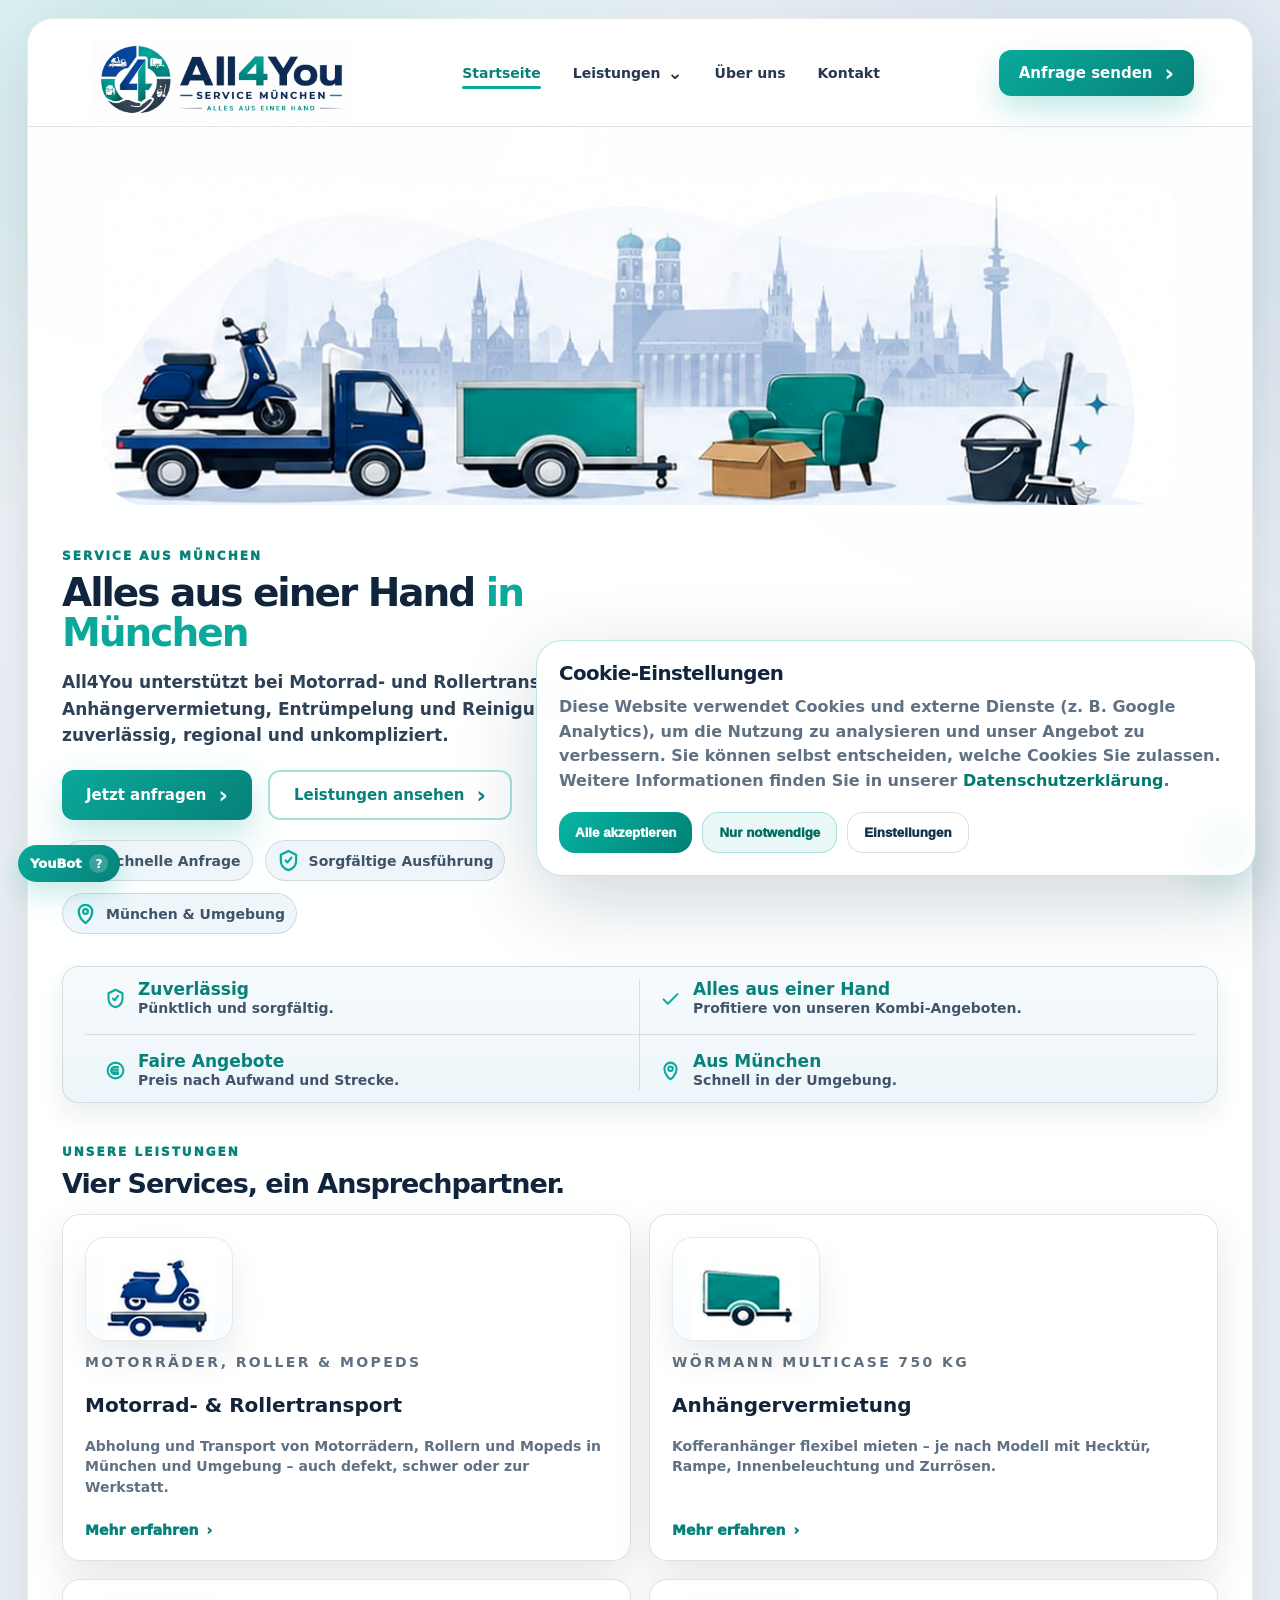
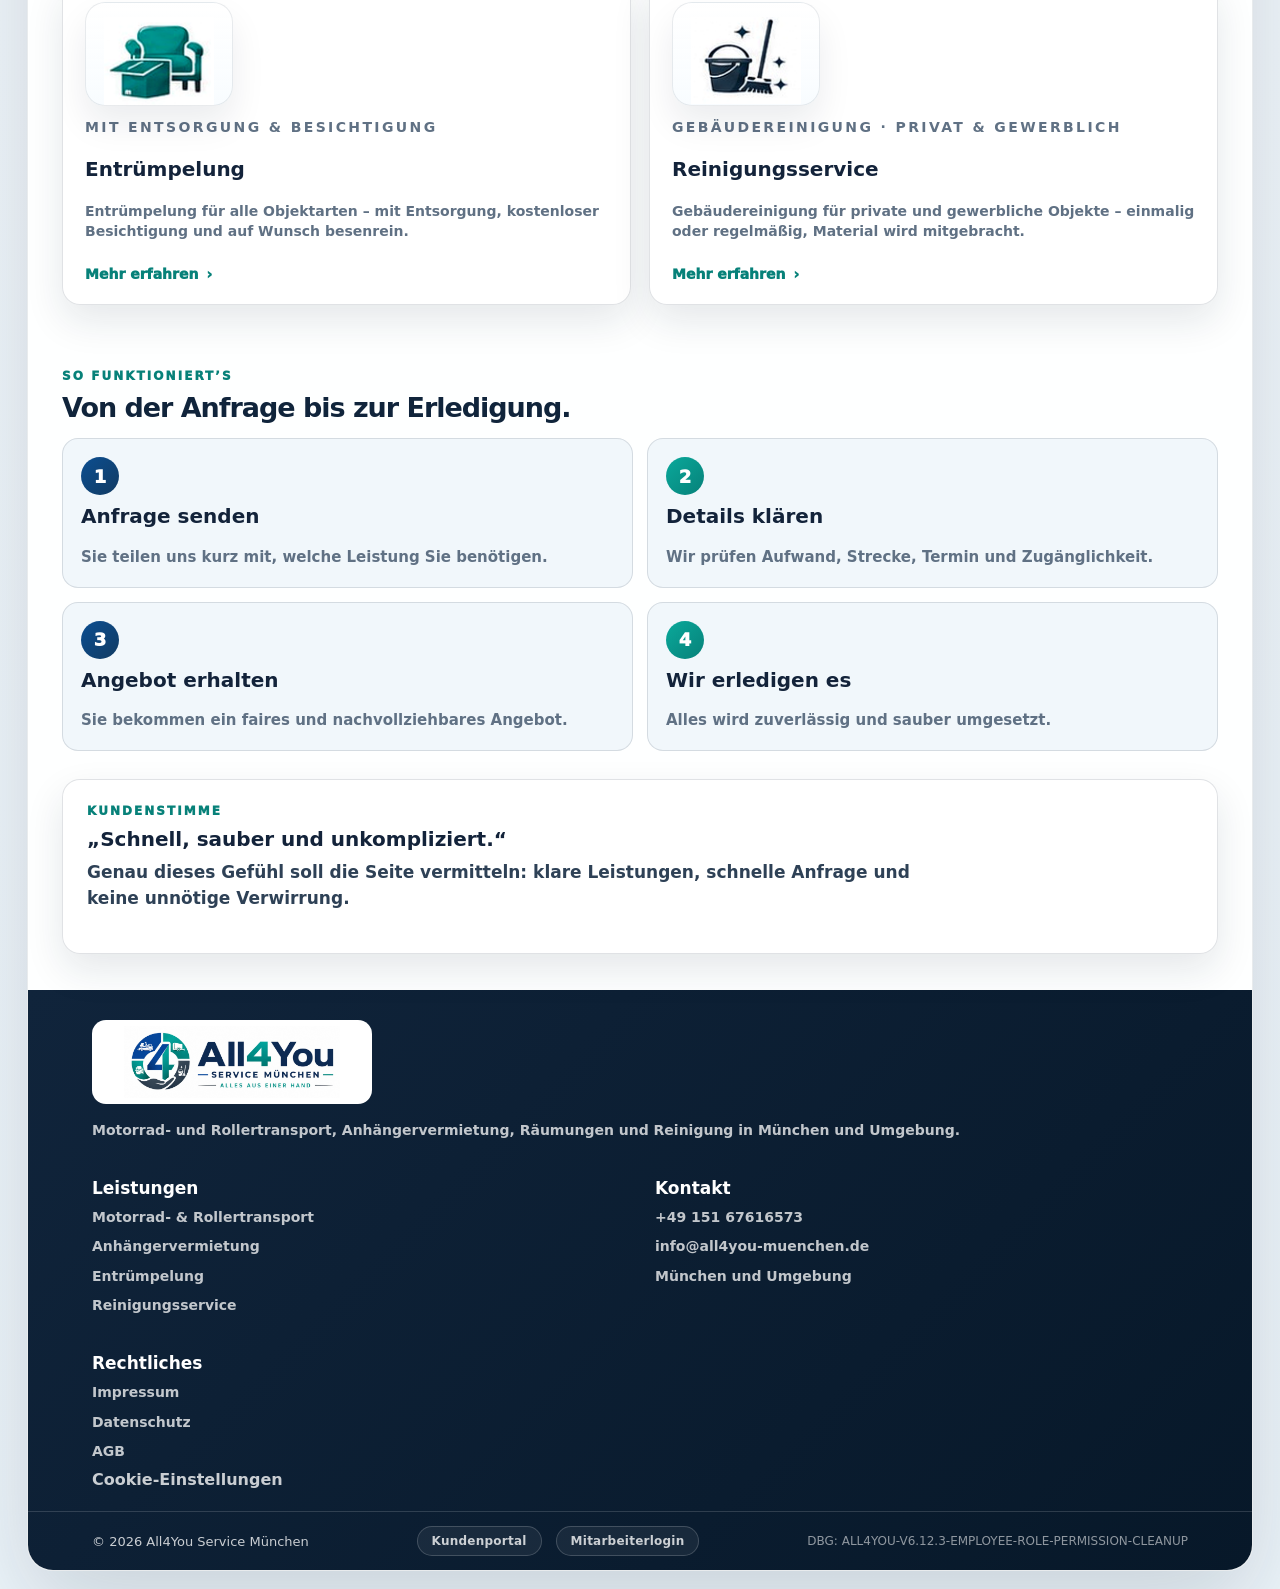
<file: index.html>
<!doctype html>
<html lang="de">
<head>
  <meta charset="utf-8" />
  <meta name="viewport" content="width=device-width, initial-scale=1" />
  <title>All4You Service München | Motorrad- &amp; Rollertransport, Entrümpelung &amp; Reinigung</title>
  <meta name="description" content="All4You Service München: Motorrad- und Rollertransport, Anhängervermietung, Entrümpelung und Reinigungsservice für München und Umgebung – schnell, regional und zuverlässig." />
  <meta name="robots" content="index, follow, max-image-preview:large" />
  <meta name="theme-color" content="#0aa99b" />
  <link rel="icon" href="/favicon.ico" sizes="any" />
  <link rel="icon" type="image/png" sizes="32x32" href="/favicon-32x32.png" />
  <link rel="icon" type="image/png" sizes="16x16" href="/favicon-16x16.png" />
  <link rel="apple-touch-icon" sizes="180x180" href="/apple-touch-icon.png" />
  <link rel="manifest" href="/site.webmanifest" />
  <meta name="msapplication-TileColor" content="#0aa99b" />
  <link rel="canonical" href="https://all4you-muenchen.de/" />

  <meta property="og:type" content="website" />
  <meta property="og:locale" content="de_DE" />
  <meta property="og:site_name" content="All4You Service München" />
  <meta property="og:title" content="All4You Service München | Service aus München" />
  <meta property="og:description" content="Motorrad- und Rollertransport, Anhängervermietung, Entrümpelung und Reinigungsservice in München und Umgebung." />
  <meta property="og:url" content="https://all4you-muenchen.de/" />
  <meta property="og:image" content="https://all4you-muenchen.de/assets/all4you-reference-hero-clean-v532.png" />
  <meta name="twitter:card" content="summary_large_image" />
  <meta name="twitter:title" content="All4You Service München | Service aus München" />
  <meta name="twitter:description" content="Motorrad- und Rollertransport, Anhängervermietung, Entrümpelung und Reinigungsservice in München und Umgebung." />
  <meta name="twitter:image" content="https://all4you-muenchen.de/assets/all4you-reference-hero-clean-v532.png" />

  <script type="application/ld+json" id="seo-base-schema">
  {
    "@context": "https://schema.org",
    "@type": "LocalBusiness",
    "name": "All4You Service München",
    "url": "https://all4you-muenchen.de/",
    "email": "info@all4you-muenchen.de",
    "telephone": "+4915124017683",
    "address": {
      "@type": "PostalAddress",
      "streetAddress": "Schönstraße 23",
      "postalCode": "81543",
      "addressLocality": "München",
      "addressCountry": "DE"
    },
    "image": "https://all4you-muenchen.de/assets/all4you-reference-hero-clean-v532.png",
    "description": "All4You Service München bietet Motorrad- und Rollertransport, Anhängervermietung, Entrümpelung und Reinigungsservice in München und Umgebung.",
    "areaServed": [
      { "@type": "City", "name": "München" },
      { "@type": "AdministrativeArea", "name": "München und Umgebung" }
    ],
    "priceRange": "€€",
    "hasOfferCatalog": {
      "@type": "OfferCatalog",
      "name": "Leistungen von All4You Service München",
      "itemListElement": [
        { "@type": "Offer", "itemOffered": { "@type": "Service", "name": "Motorrad- und Rollertransport München", "areaServed": "München und Umgebung" } },
        { "@type": "Offer", "itemOffered": { "@type": "Service", "name": "Anhängervermietung München", "areaServed": "München und Umgebung" } },
        { "@type": "Offer", "itemOffered": { "@type": "Service", "name": "Entrümpelung München", "areaServed": "München und Umgebung" } },
        { "@type": "Offer", "itemOffered": { "@type": "Service", "name": "Reinigungsservice München", "areaServed": "München und Umgebung" } }
      ]
    }
  }
  </script>
  <link rel="stylesheet" href="./styles.css?v=6.12.3-employee-role-permission-cleanup" />
</head>
<body>
  <div class="app-shell">
    <header class="site-header">
      <a class="brand" href="/" data-link aria-label="All4You Startseite">
        <span class="brand-card">
          <img src="./assets/logo-all4you.jpeg" alt="All4You Service München Logo">
        </span>
      </a>

      <button class="nav-toggle" type="button" aria-label="Menü öffnen" aria-expanded="false">
        <span></span><span></span><span></span>
      </button>

      <nav class="main-nav" aria-label="Hauptnavigation">
        <a href="/" data-link>Startseite</a>

        <div class="nav-dropdown">
          <a class="nav-dropdown-trigger" href="/leistungen" data-link>
            Leistungen <span aria-hidden="true">⌄</span>
          </a>

          <div class="nav-dropdown-menu" aria-label="Leistungen Untermenü">
            <a href="/leistungen/rollerabholservice" data-link>
              <strong>Motorrad- &amp; Rollertransport</strong>
              <small>Motorräder, Roller &amp; Mopeds</small>
            </a>
            <a href="/leistungen/anhaenger" data-link>
              <strong>Anhängervermietung</strong>
              <small>Flexibel mieten</small>
            </a>
            <a href="/leistungen/entruempelung" data-link>
              <strong>Entrümpelung</strong>
              <small>Sauber & stressfrei</small>
            </a>
            <a href="/leistungen/reinigung" data-link>
              <strong>Reinigungsservice</strong>
              <small>Privat & gewerblich</small>
            </a>
          </div>
        </div>

        <a href="/ueber-uns" data-link>Über uns</a>
        <a href="/kontakt" data-link>Kontakt</a>
      </nav>

      <a class="header-cta" href="/kontakt" data-link>Anfrage senden <span>›</span></a>
    </header>

    <main id="app" aria-live="polite"></main>

    <footer class="site-footer">
      <div class="footer-main">
        <div class="footer-brand">
          <img src="./assets/logo-all4you.jpeg" alt="All4You Service München Logo">
          <p>Motorrad- und Rollertransport, Anhängervermietung, Räumungen und Reinigung in München und Umgebung.</p>
        </div>

        <div>
          <h3>Leistungen</h3>
          <a href="/leistungen/rollerabholservice" data-link>Motorrad- &amp; Rollertransport</a>
          <a href="/leistungen/anhaenger" data-link>Anhängervermietung</a>
          <a href="/leistungen/entruempelung" data-link>Entrümpelung</a>
          <a href="/leistungen/reinigung" data-link>Reinigungsservice</a>
        </div>

        <div>
          <h3>Kontakt</h3>
          <a href="tel:+4915167616573">+49 151 67616573</a>
          <a href="mailto:info@all4you-muenchen.de">info@all4you-muenchen.de</a>
          <span>München und Umgebung</span>
        </div>

        <div>
          <h3>Rechtliches</h3>
          <a href="/impressum" data-link>Impressum</a>
          <a href="/datenschutz" data-link>Datenschutz</a>
          <a href="/agb" data-link>AGB</a>
          <button class="footer-cookie-settings" type="button" data-cookie-settings>Cookie-Einstellungen</button>
        </div>
      </div>

      <div class="footer-bottom">
        <span>© 2026 All4You Service München</span>
        <nav class="footer-bottom-links" aria-label="Portalzugänge">
          <a class="footer-login-bottom" href="/kundenportal" data-link>Kundenportal</a>
          <a class="footer-login-bottom" href="/dashboard" data-link>Mitarbeiterlogin</a>
        </nav>
        <span class="dbg">DBG: ALL4YOU-V6.12.3-EMPLOYEE-ROLE-PERMISSION-CLEANUP</span>
      </div>
    </footer>
  </div>

  <a class="to-top" href="/" data-link aria-label="Nach oben">↑</a>

  <script src="./script.js?v=6.12.3-employee-role-permission-cleanup"></script>
</body>
</html>
</file>
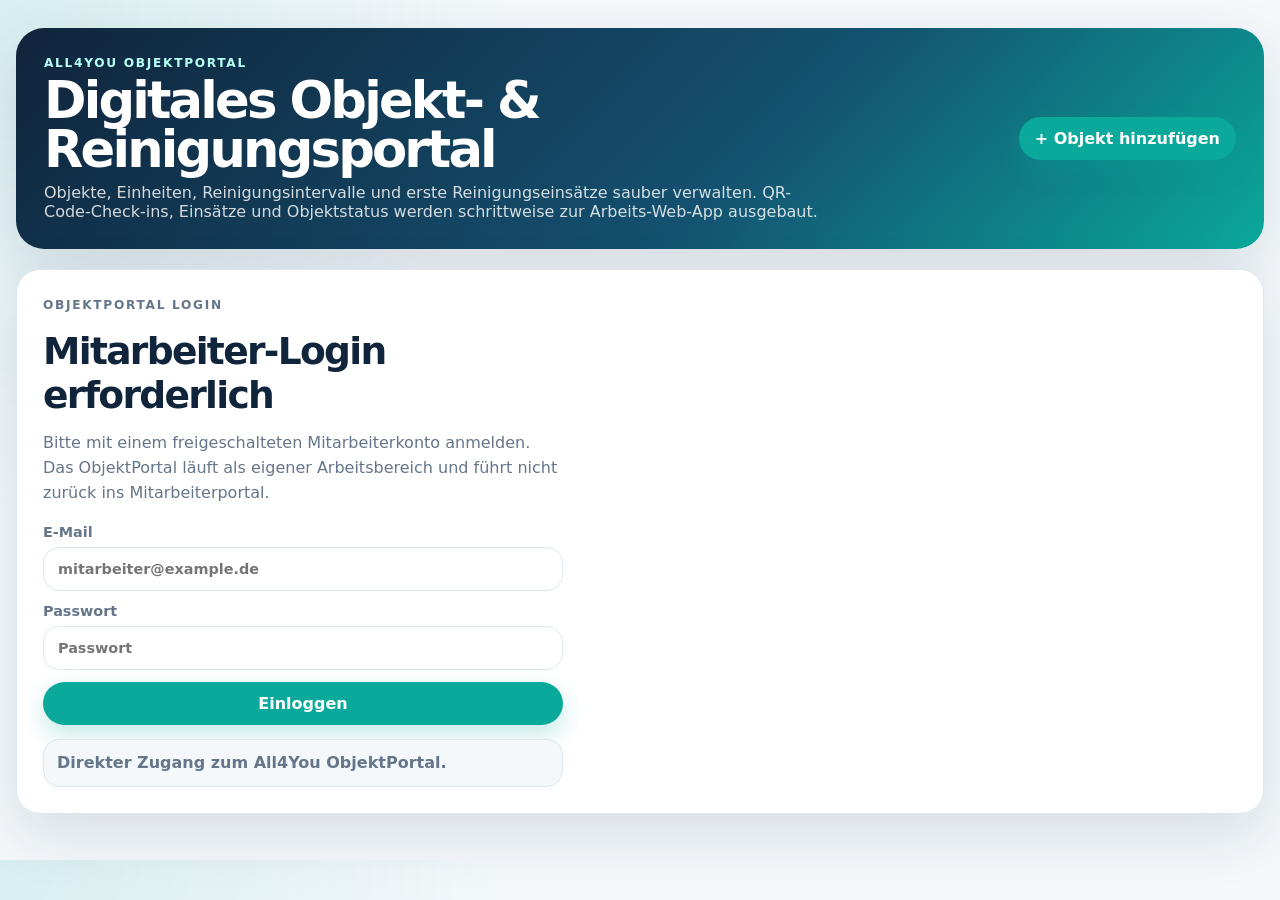
<file: objektportal/index.html>
<!doctype html>
<html lang="de">
<head>
  <meta charset="utf-8">
  <meta name="viewport" content="width=device-width, initial-scale=1">
  <title>All4You ObjektPortal</title>
  <meta name="robots" content="noindex,nofollow">
  <link rel="stylesheet" href="./objectportal.css?v=6.12.3-role-permission-cleanup">
</head>
<body>
  <main class="op-shell">
    <header class="op-hero">
      <div>
        <p class="op-eyebrow">All4You ObjektPortal</p>
        <h1>Digitales Objekt- & Reinigungsportal</h1>
        <p>Objekte, Einheiten, Reinigungsintervalle und erste Reinigungseinsätze sauber verwalten. QR-Code-Check-ins, Einsätze und Objektstatus werden schrittweise zur Arbeits-Web-App ausgebaut.</p>
      </div>
      <div class="op-hero-actions">
        <button class="op-btn op-btn-ghost" id="opLogoutButton" type="button">Abmelden</button>
        <button class="op-btn op-btn-primary" id="opOpenWizard" type="button">+ Objekt hinzufügen</button>
      </div>
    </header>

    <section class="op-login-hint is-hidden" id="opLoginHint">
      <div class="op-login-card">
        <p class="op-eyebrow">ObjektPortal Login</p>
        <h2>Mitarbeiter-Login erforderlich</h2>
        <p>Bitte mit einem freigeschalteten Mitarbeiterkonto anmelden. Das ObjektPortal läuft als eigener Arbeitsbereich und führt nicht zurück ins Mitarbeiterportal.</p>
        <form class="op-login-form" id="opLoginForm">
          <label>E-Mail
            <input type="email" name="email" autocomplete="email" placeholder="mitarbeiter@example.de" required>
          </label>
          <label>Passwort
            <input type="password" name="password" autocomplete="current-password" placeholder="Passwort" required>
          </label>
          <button class="op-btn op-btn-primary" type="submit">Einloggen</button>
        </form>
        <p class="op-login-message" id="opLoginMessage">Direkter Zugang zum All4You ObjektPortal.</p>
      </div>
    </section>

    <section id="opApp" class="op-app is-hidden" aria-live="polite">
      <section class="op-status-row">
        <span id="opStatusBadge" class="op-status-badge">Bereit</span>
        <span id="opBuildBadge" class="op-build">DBG: ALL4YOU-V6.12.3-ROLE-PERMISSION-CLEANUP</span>
      </section>

      <section class="op-checkin-panel is-hidden" id="opCheckinPanel"></section>

      <section class="op-stats" id="opStats"></section>

      <section class="op-layout">
        <aside class="op-panel op-side-panel">
          <div class="op-panel-head">
            <div>
              <p class="op-eyebrow">Kunden</p>
              <h2>Kundenkonten</h2>
            </div>
            <button class="op-icon-btn" id="opRefresh" type="button" title="Aktualisieren">↻</button>
          </div>
          <div class="op-search-wrap">
            <input id="opCustomerSearch" type="search" placeholder="Kunde suchen …">
          </div>
          <div class="op-customer-list" id="opCustomerList"></div>
        </aside>

        <section class="op-panel op-main-panel">
          <div class="op-panel-head">
            <div>
              <p class="op-eyebrow">Objekte</p>
              <h2 id="opObjectTitle">Objektübersicht</h2>
            </div>
            <button class="op-btn op-btn-primary" id="opOpenWizardTop" type="button">+ Objekt hinzufügen</button>
          </div>
          <div class="op-object-toolbar" aria-label="Objektfilter">
            <input id="opObjectSearch" type="search" placeholder="Objekt, Adresse, Einheit oder Intervall suchen …">
            <select id="opStatusFilter" aria-label="Status filtern">
              <option value="all">Alle Status</option>
              <option value="active">Aktiv</option>
              <option value="paused">Pausiert</option>
              <option value="draft">Entwurf</option>
            </select>
            <select id="opPackageFilter" aria-label="Paket filtern">
              <option value="all">Alle Pakete</option>
              <option value="basic">Basic</option>
              <option value="plus">Plus</option>
              <option value="pro">Pro</option>
              <option value="custom">Individuell</option>
            </select>
          </div>
          <div class="op-object-list" id="opObjectList"></div>
        </section>
      </section>
    </section>
  </main>

  <dialog class="op-modal" id="opWizardDialog">
    <form method="dialog" class="op-modal-card" id="opWizardForm">
      <button class="op-modal-close" id="opCloseWizard" value="cancel" type="button" aria-label="Schließen">×</button>
      <div class="op-modal-head">
        <p class="op-eyebrow">Geführte Erstellung</p>
        <h2>Neues Objekt anlegen</h2>
        <p id="opWizardStepLabel">Schritt 1 von 5</p>
      </div>

      <div class="op-steps" aria-hidden="true">
        <span class="active"></span><span></span><span></span><span></span><span></span>
      </div>

      <section class="op-step active" data-step="0">
        <h3>Kunde & Paket</h3>
        <label>Kundenkonto
          <select id="opWizardCustomer" required></select>
        </label>
        <div class="op-grid-2">
          <label>Paket
            <select id="opWizardPackage">
              <option value="basic">Basic</option>
              <option value="plus">Plus</option>
              <option value="pro">Pro</option>
              <option value="custom">Individuell</option>
            </select>
          </label>
          <label>Monatliche Kosten optional
            <input id="opWizardMonthly" type="number" min="0" step="0.01" placeholder="z. B. 49.00">
          </label>
        </div>
      </section>

      <section class="op-step" data-step="1">
        <h3>Objekt-Grunddaten</h3>
        <label>Objektname
          <input id="opWizardObjectName" type="text" placeholder="z. B. Objektname / Wohnanlage Musterhof" required>
        </label>
        <label>Objektart
          <select id="opWizardObjectType">
            <option value="wohnanlage">Wohnanlage</option>
            <option value="treppenhaus">Treppenhaus</option>
            <option value="gewerbe">Gewerbeobjekt</option>
            <option value="buero">Büro / Praxis</option>
            <option value="sonstiges">Sonstiges</option>
          </select>
        </label>
      </section>

      <section class="op-step" data-step="2">
        <h3>Adresse</h3>
        <label>Straße / Hausnummer
          <input id="opWizardStreet" type="text" placeholder="Sachsenstraße 1">
        </label>
        <div class="op-grid-2">
          <label>PLZ
            <input id="opWizardZip" type="text" placeholder="80331">
          </label>
          <label>Ort
            <input id="opWizardCity" type="text" placeholder="München">
          </label>
        </div>
      </section>

      <section class="op-step" data-step="3">
        <h3>Erste Einheit / Bereich</h3>
        <label>Name der Einheit
          <input id="opWizardUnitName" type="text" placeholder="z. B. Treppenhaus A">
        </label>
        <div class="op-grid-2">
          <label>Bereichsart
            <select id="opWizardUnitType">
              <option value="treppenhaus">Treppenhaus</option>
              <option value="eingang">Eingangsbereich</option>
              <option value="flur">Flur / Allgemeinfläche</option>
              <option value="keller">Keller</option>
              <option value="aussenbereich">Außenbereich</option>
              <option value="garten">Garten / Grünfläche</option>
              <option value="garage">Garage</option>
              <option value="tiefgarage">Tiefgarage / Parkfläche</option>
              <option value="buero">Büroräume / Praxisräume</option>
              <option value="sanitaer">Sanitäranlagen</option>
              <option value="kueche">Küche / Aufenthaltsraum</option>
              <option value="aufzug">Aufzug</option>
              <option value="muellraum">Müllraum / Tonnenbereich</option>
              <option value="waschkueche">Waschküche</option>
              <option value="lager">Lagerraum</option>
              <option value="technikraum">Technikraum</option>
              <option value="fenster">Fenster / Glasflächen</option>
              <option value="gemeinschaftsraum">Gemeinschaftsraum</option>
              <option value="raum">Sonstige Räume / Einheit</option>
              <option value="sonstiges">Sonstiges</option>
            </select>
          </label>
          <label>Reinigungsintervall
            <select id="opWizardInterval">
              <option value="woechentlich">Wöchentlich</option>
              <option value="zweiwoechentlich">Alle 2 Wochen</option>
              <option value="monatlich">Monatlich</option>
              <option value="nach_bedarf">Nach Bedarf</option>
              <option value="individuell">Individuell</option>
            </select>
          </label>
        </div>
      </section>

      <section class="op-step" data-step="4">
        <h3>Zusammenfassung</h3>
        <div class="op-summary" id="opWizardSummary"></div>
        <div class="op-feature-preview">
          <p class="op-eyebrow">Paket-Vorschau</p>
          <div class="op-feature-list" id="opWizardFeaturePreview"></div>
        </div>
        <label>Interne Notiz optional
          <textarea id="opWizardNotes" rows="3" placeholder="z. B. Zugang über Innenhof, Schlüsselregelung später ergänzen …"></textarea>
        </label>
      </section>

      <div class="op-modal-actions">
        <button class="op-btn op-btn-ghost" id="opWizardBack" type="button">Zurück</button>
        <button class="op-btn op-btn-primary" id="opWizardNext" type="button">Weiter</button>
        <button class="op-btn op-btn-primary is-hidden" id="opWizardSave" type="button">Objekt speichern</button>
      </div>
    </form>
  </dialog>

  <script src="./objectportal.js?v=6.12.3-role-permission-cleanup"></script>
</body>
</html>
</file>
<file: styles.css>
/* All4You Service München
   Virtueller Router / eigene URLs
   DBG: ALL4YOU-V5.9.17-TRAILER-HANDOVER-SPLIT
*/

:root {
  --blue: #0b4e91;
  --blue-2: #123b62;
  --navy: #10243b;
  --teal: #0aa99b;
  --teal-2: #078179;
  --text: #13233a;
  --muted: #607184;
  --soft: #eef6fa;
  --line: rgba(19, 35, 58, .13);
  --card: rgba(255, 255, 255, .88);
  --shadow: 0 22px 55px rgba(16, 38, 60, .14);
  --radius: 22px;
}

* { box-sizing: border-box; }

html { scroll-behavior: smooth; }

body {
  margin: 0;
  font-family: Inter, ui-sans-serif, system-ui, -apple-system, BlinkMacSystemFont, "Segoe UI", Arial, sans-serif;
  color: var(--text);
  background:
    radial-gradient(circle at 15% 0%, rgba(10,169,155,.16), transparent 34rem),
    radial-gradient(circle at 85% 5%, rgba(11,78,145,.13), transparent 36rem),
    linear-gradient(180deg, #f5f9fc, #edf5fa);
}

a { color: inherit; text-decoration: none; }
img, svg { display: block; }

.app-shell {
  width: min(1760px, calc(100% - 42px));
  margin: 24px auto;
  overflow: hidden;
  border-radius: 30px;
  border: 1px solid rgba(19, 35, 58, .09);
  background: rgba(255,255,255,.92);
  box-shadow: 0 34px 95px rgba(16, 38, 60, .17);
}

.site-header {
  min-height: 96px;
  padding: 16px 60px;
  display: grid;
  grid-template-columns: 315px 1fr auto;
  align-items: center;
  gap: 28px;
  position: sticky;
  top: 0;
  z-index: 50;
  background: rgba(255,255,255,.91);
  backdrop-filter: blur(18px);
  border-bottom: 1px solid var(--line);
}

.brand-card {
  width: 292px;
  height: 78px;
  display: grid;
  place-items: center;
  overflow: hidden;
  border-radius: 17px;
  background: #fff;
}

.brand-card img {
  width: 100%;
  height: 100%;
  object-fit: contain;
}

.main-nav {
  justify-self: center;
  display: flex;
  align-items: center;
  gap: 30px;
  font-weight: 850;
  color: #26374e;
}

.main-nav a {
  position: relative;
  padding: 10px 0;
  white-space: nowrap;
  transition: color .2s ease;
}

.main-nav a::after {
  content: "";
  position: absolute;
  left: 0; right: 0; bottom: 0;
  height: 3px;
  border-radius: 999px;
  background: var(--teal);
  transform: scaleX(0);
  transition: transform .2s ease;
}

.main-nav a:hover,
.main-nav a.active { color: var(--teal-2); }

.main-nav a:hover::after,
.main-nav a.active::after { transform: scaleX(1); }

.header-cta,
.btn {
  display: inline-flex;
  align-items: center;
  justify-content: center;
  gap: 12px;
  border: 0;
  border-radius: 14px;
  cursor: pointer;
  font: inherit;
  font-weight: 900;
  transition: transform .2s ease, box-shadow .2s ease, border-color .2s ease, background .2s ease;
}

.header-cta {
  min-height: 54px;
  padding: 0 24px;
  color: #fff;
  background: linear-gradient(135deg, var(--teal), var(--teal-2));
  box-shadow: 0 14px 30px rgba(10, 169, 155, .24);
}

.header-cta span,
.btn span { font-size: 28px; line-height: 0; }

.header-cta:hover,
.btn:hover { transform: translateY(-2px); }

.nav-toggle {
  display: none;
  width: 48px;
  height: 48px;
  border: 0;
  border-radius: 14px;
  background: rgba(10,169,155,.1);
}

.nav-toggle span {
  display: block;
  width: 23px;
  height: 2px;
  margin: 5px auto;
  border-radius: 99px;
  background: var(--navy);
}

.page {
  animation: pageIn .22s ease both;
}

@keyframes pageIn {
  from { opacity: 0; transform: translateY(8px); }
  to { opacity: 1; transform: translateY(0); }
}

.section-pad { padding: 44px 68px; }

.eyebrow {
  margin: 0 0 12px;
  color: var(--teal-2);
  text-transform: uppercase;
  letter-spacing: .16em;
  font-size: 13px;
  font-weight: 950;
}

h1, h2, h3, p { margin-top: 0; }

h1 {
  margin-bottom: 16px;
  font-size: clamp(42px, 4.4vw, 82px);
  line-height: .95;
  letter-spacing: -.058em;
  color: var(--navy);
}

h1 span,
.accent { color: var(--teal); }

h2 {
  margin-bottom: 18px;
  font-size: clamp(30px, 2.55vw, 48px);
  line-height: 1.04;
  letter-spacing: -.045em;
  color: var(--navy);
}

h3 {
  margin-bottom: 9px;
  font-size: 22px;
  line-height: 1.12;
}

.lead {
  color: #2e4156;
  font-size: 19px;
  line-height: 1.58;
  font-weight: 650;
}

.btn {
  min-height: 58px;
  padding: 0 29px;
}

.btn.primary {
  color: #fff;
  background: linear-gradient(135deg, var(--teal), var(--teal-2));
  box-shadow: 0 15px 34px rgba(10,169,155,.24);
}

.btn.blue {
  color: #fff;
  background: linear-gradient(135deg, var(--blue), var(--blue-2));
  box-shadow: 0 15px 34px rgba(11,78,145,.22);
}

.btn.ghost {
  color: var(--teal-2);
  background: rgba(255,255,255,.74);
  border: 2px solid rgba(10,169,155,.34);
}

.hero {
  min-height: 540px;
  display: grid;
  grid-template-columns: .88fr 1.12fr;
  align-items: center;
  gap: 30px;
}

.hero-copy { max-width: 720px; }

.hero-actions,
.inline-actions {
  display: flex;
  gap: 16px;
  flex-wrap: wrap;
  margin-top: 26px;
}

.hero-badges {
  display: flex;
  gap: 18px;
  flex-wrap: wrap;
  margin-top: 24px;
  color: #40536a;
  font-weight: 850;
}

.hero-badges span {
  display: inline-flex;
  align-items: center;
  gap: 9px;
  padding: 10px 13px;
  border-radius: 999px;
  background: rgba(238,246,250,.95);
  border: 1px solid var(--line);
}

.hero-badges svg,
.icon-line {
  width: 23px;
  height: 23px;
  fill: none;
  stroke: var(--teal);
  stroke-width: 2.3;
  stroke-linecap: round;
  stroke-linejoin: round;
}

.hero-visual {
  position: relative;
  min-height: 408px;
  border-radius: 999px 999px 48px 48px;
  overflow: hidden;
  background:
    radial-gradient(circle at 62% 30%, rgba(10,169,155,.15), transparent 16rem),
    radial-gradient(circle at 40% 40%, rgba(11,78,145,.14), transparent 18rem),
    linear-gradient(180deg, rgba(244,249,252,.96), rgba(232,243,249,.82));
}

.sun {
  position: absolute;
  width: 110px;
  height: 110px;
  top: 55px;
  right: 120px;
  border-radius: 50%;
  background: rgba(10,169,155,.16);
  box-shadow: 0 0 0 25px rgba(10,169,155,.06), 0 0 0 52px rgba(10,169,155,.035);
}

.skyline {
  position: absolute;
  left: 70px;
  right: 68px;
  bottom: 150px;
  height: 154px;
  opacity: .22;
}

.skyline span {
  position: absolute;
  bottom: 0;
  width: 42px;
  background: #6d8eaf;
  border-radius: 12px 12px 0 0;
}

.skyline span::before {
  content: "";
  position: absolute;
  left: 50%;
  top: -34px;
  transform: translateX(-50%);
  width: 28px;
  height: 40px;
  border-radius: 20px 20px 4px 4px;
  background: #6d8eaf;
}

.skyline .s1 { left: 60px; height: 90px; }
.skyline .s2 { left: 120px; height: 130px; }
.skyline .s3 { left: 245px; height: 118px; width: 80px; }
.skyline .s4 { right: 200px; height: 104px; }
.skyline .s5 { right: 92px; height: 142px; width: 26px; }

.road {
  position: absolute;
  left: 72px;
  right: 50px;
  bottom: 82px;
  height: 24px;
  border-radius: 999px;
  background: rgba(16,36,59,.11);
}

.truck {
  position: absolute;
  left: 84px;
  bottom: 103px;
  width: 318px;
  height: 155px;
}

.truck-bed {
  position: absolute;
  left: 0;
  bottom: 36px;
  width: 153px;
  height: 31px;
  border-radius: 10px;
  background: #123b62;
  box-shadow: inset 0 -5px 0 rgba(255,255,255,.18);
}

.truck-cab {
  position: absolute;
  left: 148px;
  bottom: 36px;
  width: 84px;
  height: 92px;
  border-radius: 13px 15px 8px 7px;
  background: #123b62;
}

.truck-cab::before {
  content: "";
  position: absolute;
  right: 13px;
  top: 16px;
  width: 34px;
  height: 31px;
  border-radius: 6px;
  background: #e8f4f8;
}

.truck-front {
  position: absolute;
  left: 222px;
  bottom: 36px;
  width: 62px;
  height: 50px;
  border-radius: 0 13px 10px 0;
  background: #17466f;
}

.truck-wheel,
.scooter-wheel,
.trailer-wheel {
  position: absolute;
  border-radius: 50%;
  background: var(--navy);
  border: 7px solid #e8f2f7;
  box-shadow: 0 0 0 3px rgba(16,36,59,.15);
}

.truck-wheel {
  bottom: 18px;
  width: 50px;
  height: 50px;
}

.truck-wheel.left { left: 42px; }
.truck-wheel.right { left: 198px; }

.scooter {
  position: absolute;
  left: 38px;
  bottom: 73px;
  width: 96px;
  height: 72px;
}

.scooter-body {
  position: absolute;
  left: 19px;
  bottom: 18px;
  width: 52px;
  height: 24px;
  border-radius: 17px 8px 14px 8px;
  background: var(--blue);
}

.scooter-seat {
  position: absolute;
  left: 24px;
  bottom: 45px;
  width: 39px;
  height: 8px;
  border-radius: 999px;
  background: var(--blue);
}

.scooter-front {
  position: absolute;
  right: 13px;
  bottom: 26px;
  width: 9px;
  height: 35px;
  transform: rotate(-15deg);
  border-radius: 999px;
  background: var(--blue);
}

.scooter-wheel {
  bottom: 4px;
  width: 23px;
  height: 23px;
  border-width: 4px;
}

.scooter-wheel.w1 { left: 16px; }
.scooter-wheel.w2 { right: 9px; }

.trailer-art {
  position: absolute;
  left: 425px;
  bottom: 106px;
  width: 270px;
  height: 124px;
}

.trailer-box {
  position: absolute;
  left: 0;
  bottom: 28px;
  width: 210px;
  height: 82px;
  border-radius: 11px 11px 7px 7px;
  background: linear-gradient(135deg, #12b8a5, #077b76);
  border: 7px solid #eaf4f7;
  box-shadow: 0 13px 23px rgba(16,36,59,.13);
}

.trailer-hitch {
  position: absolute;
  left: 205px;
  bottom: 45px;
  width: 60px;
  height: 8px;
  border-radius: 999px;
  background: var(--navy);
}

.trailer-wheel {
  left: 82px;
  bottom: 2px;
  width: 47px;
  height: 47px;
  border-width: 8px;
}

.cleaning-art {
  position: absolute;
  right: 40px;
  bottom: 100px;
  width: 150px;
  height: 150px;
}

.bucket {
  position: absolute;
  left: 8px;
  bottom: 20px;
  width: 58px;
  height: 60px;
  border: 8px solid var(--navy);
  border-top: 0;
  border-radius: 6px 6px 20px 20px;
}

.bucket::before {
  content: "";
  position: absolute;
  left: -8px;
  top: -18px;
  width: 58px;
  height: 31px;
  border: 8px solid var(--navy);
  border-bottom: 0;
  border-radius: 40px 40px 0 0;
}

.broom-stick {
  position: absolute;
  right: 43px;
  top: 12px;
  width: 9px;
  height: 120px;
  border-radius: 999px;
  background: var(--navy);
  transform: rotate(8deg);
}

.broom-head {
  position: absolute;
  right: 27px;
  bottom: 15px;
  width: 54px;
  height: 20px;
  border-radius: 3px 3px 12px 12px;
  background: var(--navy);
  transform: rotate(8deg);
}

.page-head {
  padding: 58px 68px 32px;
  background:
    radial-gradient(circle at 80% 0%, rgba(10,169,155,.13), transparent 24rem),
    linear-gradient(180deg, rgba(238,247,251,.95), rgba(255,255,255,.86));
  border-bottom: 1px solid var(--line);
}

.breadcrumb {
  display: flex;
  gap: 10px;
  flex-wrap: wrap;
  margin-bottom: 16px;
  color: #607184;
  font-weight: 800;
  font-size: 14px;
}

.breadcrumb a {
  color: var(--teal-2);
}

.page-head .lead {
  max-width: 850px;
  margin-bottom: 0;
}

.service-grid {
  display: grid;
  grid-template-columns: repeat(4, 1fr);
  gap: 22px;
}

.service-card {
  min-height: 230px;
  display: flex;
  flex-direction: column;
  gap: 14px;
  padding: 26px;
  border: 1px solid var(--line);
  border-radius: var(--radius);
  background: var(--card);
  box-shadow: var(--shadow);
  transition: transform .2s ease, box-shadow .2s ease, border-color .2s ease;
}

.service-card:hover {
  transform: translateY(-5px);
  box-shadow: 0 30px 70px rgba(16,36,59,.16);
  border-color: rgba(10,169,155,.32);
}

.service-icon {
  width: 92px;
  height: 72px;
  display: grid;
  place-items: center;
  color: var(--teal);
}

.service-icon.blue { color: var(--blue); }
.service-icon.dark { color: var(--navy); }

.service-icon svg {
  width: 100%;
  height: 100%;
  fill: none;
  stroke: currentColor;
  stroke-width: 6.5;
  stroke-linecap: round;
  stroke-linejoin: round;
}

.service-card p {
  color: var(--muted);
  line-height: 1.5;
  font-weight: 650;
}

.card-link {
  margin-top: auto;
  display: inline-flex;
  align-items: center;
  gap: 8px;
  color: var(--teal-2);
  font-weight: 950;
}

.feature-band {
  margin: 0 68px 16px;
  padding: 18px 26px;
  display: grid;
  grid-template-columns: repeat(4, 1fr);
  border: 1px solid var(--line);
  border-radius: 18px;
  background: linear-gradient(180deg, rgba(245,250,253,.95), rgba(235,244,249,.84));
  box-shadow: 0 12px 26px rgba(16,36,59,.08);
}

.feature {
  display: flex;
  gap: 15px;
  align-items: center;
  padding: 2px 22px;
  border-right: 1px solid var(--line);
}

.feature:last-child { border-right: 0; }

.feature strong {
  display: block;
  color: var(--teal-2);
  font-size: 18px;
}

.feature span {
  display: block;
  color: #41546b;
  font-weight: 650;
}

.two-col {
  display: grid;
  grid-template-columns: 1.08fr .92fr;
  gap: 34px;
  align-items: start;
}

.info-card,
.form-card,
.faq-card,
.quote-card,
.check-card {
  padding: 28px;
  border: 1px solid var(--line);
  border-radius: var(--radius);
  background: var(--card);
  box-shadow: var(--shadow);
}

.info-grid {
  display: grid;
  grid-template-columns: repeat(2, 1fr);
  gap: 18px;
}

.mini-card {
  padding: 22px;
  border-radius: 18px;
  border: 1px solid var(--line);
  background: rgba(255,255,255,.72);
}

.mini-card h3 { font-size: 20px; }
.mini-card p {
  margin-bottom: 0;
  color: var(--muted);
  line-height: 1.5;
  font-weight: 650;
}

.list {
  display: grid;
  gap: 12px;
  padding: 0;
  margin: 0;
  list-style: none;
}

.list li {
  position: relative;
  padding-left: 31px;
  color: #40536a;
  line-height: 1.45;
  font-weight: 700;
}

.list li::before {
  content: "✓";
  position: absolute;
  left: 0;
  top: 0;
  width: 22px;
  height: 22px;
  display: grid;
  place-items: center;
  border-radius: 999px;
  color: #fff;
  background: var(--teal);
  font-size: 13px;
  font-weight: 950;
}

.steps {
  display: grid;
  grid-template-columns: repeat(4, 1fr);
  gap: 18px;
}

.step {
  position: relative;
  display: grid;
  gap: 12px;
  padding: 22px;
  border-radius: 18px;
  background: rgba(238,246,250,.8);
  border: 1px solid var(--line);
}

.step > span {
  width: 44px;
  height: 44px;
  display: grid;
  place-items: center;
  border-radius: 999px;
  color: #fff;
  font-weight: 950;
  font-size: 20px;
  background: linear-gradient(135deg, var(--blue), var(--blue-2));
}

.step:nth-child(even) > span {
  background: linear-gradient(135deg, var(--teal), var(--teal-2));
}

.step p {
  margin-bottom: 0;
  color: var(--muted);
  line-height: 1.45;
  font-weight: 650;
}

.notice-box {
  padding: 22px;
  border-radius: 18px;
  background: linear-gradient(135deg, rgba(10,169,155,.1), rgba(11,78,145,.08));
  border: 1px solid rgba(10,169,155,.22);
}

.notice-box p {
  margin-bottom: 0;
  color: #34495f;
  line-height: 1.55;
  font-weight: 700;
}

.route-tool {
  display: grid;
  gap: 16px;
}

.form-grid {
  display: grid;
  grid-template-columns: repeat(2, 1fr);
  gap: 14px;
}

label {
  display: grid;
  gap: 8px;
  color: #294058;
  font-weight: 900;
}

input, select, textarea {
  width: 100%;
  min-height: 50px;
  border: 1px solid rgba(19,35,58,.17);
  border-radius: 13px;
  padding: 14px 15px;
  color: var(--text);
  background: rgba(255,255,255,.9);
  font: inherit;
  outline: none;
  transition: border-color .2s ease, box-shadow .2s ease;
}

textarea { resize: vertical; }

input:focus,
select:focus,
textarea:focus {
  border-color: rgba(10,169,155,.62);
  box-shadow: 0 0 0 4px rgba(10,169,155,.12);
}

.distance-result {
  display: none;
  padding: 18px;
  border-radius: 16px;
  background: rgba(16,36,59,.05);
  border: 1px solid var(--line);
}

.distance-result.show { display: block; }

.distance-result strong {
  display: block;
  color: var(--navy);
  font-size: 18px;
  margin-bottom: 6px;
}

.distance-result p {
  margin: 0;
  color: var(--muted);
  line-height: 1.45;
  font-weight: 650;
}

.form-note {
  margin: 0;
  color: var(--muted);
  font-size: 13px;
  line-height: 1.45;
  font-weight: 650;
}

.faq-list {
  display: grid;
  gap: 12px;
}

.faq-item {
  padding: 18px 20px;
  border-radius: 16px;
  background: rgba(238,246,250,.75);
  border: 1px solid var(--line);
}

.faq-item h3 {
  font-size: 18px;
  margin-bottom: 8px;
}

.faq-item p {
  margin-bottom: 0;
  color: var(--muted);
  line-height: 1.48;
  font-weight: 650;
}

.contact-layout {
  display: grid;
  grid-template-columns: .88fr 1.12fr;
  gap: 38px;
  align-items: start;
}

.contact-list {
  display: grid;
  gap: 12px;
  margin-top: 26px;
  color: var(--navy);
  font-weight: 900;
}

.site-footer {
  color: rgba(255,255,255,.78);
  background: linear-gradient(135deg, var(--navy), #071829);
}

.footer-main {
  padding: 34px 68px 26px;
  display: grid;
  grid-template-columns: 1.6fr 1fr 1fr .8fr;
  gap: 34px;
}

.footer-main h3 {
  color: #fff;
  font-size: 18px;
}

.footer-main a,
.footer-main span,
.footer-main p {
  display: block;
  margin-bottom: 9px;
  color: rgba(255,255,255,.75);
  line-height: 1.45;
  font-weight: 650;
}

.footer-brand img {
  width: 230px;
  height: 74px;
  padding: 5px 8px;
  object-fit: contain;
  border-radius: 14px;
  background: #fff;
  margin-bottom: 16px;
}

.footer-bottom {
  display: flex;
  justify-content: space-between;
  gap: 20px;
  padding: 17px 68px;
  border-top: 1px solid rgba(255,255,255,.15);
}

.dbg {
  opacity: .7;
  font-size: 12px;
}

.to-top {
  position: fixed;
  right: 40px;
  bottom: 38px;
  z-index: 35;
  width: 56px;
  height: 56px;
  display: grid;
  place-items: center;
  border-radius: 999px;
  color: #fff;
  font-size: 30px;
  font-weight: 950;
  background: linear-gradient(135deg, var(--teal), var(--teal-2));
  box-shadow: 0 18px 42px rgba(10,169,155,.28);
}

@media (max-width: 1320px) {
  .site-header {
    grid-template-columns: 260px 1fr auto;
    padding: 16px 34px;
  }

  .brand-card { width: 250px; }

  .main-nav { gap: 18px; }

  .hero,
  .two-col,
  .contact-layout {
    grid-template-columns: 1fr;
  }

  .hero-visual {
    order: -1;
    min-height: 330px;
  }

  .service-grid,
  .feature-band,
  .steps {
    grid-template-columns: repeat(2, 1fr);
  }

  .feature:nth-child(2) {
    border-right: 0;
  }

  .feature:nth-child(1),
  .feature:nth-child(2) {
    border-bottom: 1px solid var(--line);
    padding-bottom: 16px;
  }

  .feature:nth-child(3),
  .feature:nth-child(4) {
    padding-top: 16px;
  }

  .footer-main {
    grid-template-columns: repeat(2, 1fr);
  }

  .footer-brand {
    grid-column: 1 / -1;
  }
}

@media (max-width: 900px) {
  .app-shell {
    width: calc(100% - 20px);
    margin: 10px auto;
    border-radius: 22px;
  }

  .site-header {
    grid-template-columns: 1fr auto;
    min-height: 82px;
    padding: 14px 20px;
  }

  .brand-card {
    width: 220px;
    height: 64px;
  }

  .nav-toggle { display: block; }

  .main-nav,
  .header-cta {
    display: none;
  }

  .main-nav.open {
    display: grid;
    grid-column: 1 / -1;
    justify-self: stretch;
    gap: 6px;
    padding: 12px 0 4px;
  }

  .main-nav.open a {
    padding: 12px 14px;
    border-radius: 13px;
    background: rgba(10,169,155,.07);
  }

  .section-pad,
  .page-head {
    padding-left: 22px;
    padding-right: 22px;
  }

  .hero-visual {
    min-height: 285px;
    transform: scale(.86);
    transform-origin: center;
    margin: -20px -45px -24px;
  }

  .service-grid,
  .feature-band,
  .steps,
  .info-grid,
  .form-grid {
    grid-template-columns: 1fr;
  }

  .feature-band {
    margin: 0 22px 14px;
  }

  .feature,
  .feature:nth-child(1),
  .feature:nth-child(2),
  .feature:nth-child(3),
  .feature:nth-child(4) {
    border-right: 0;
    border-bottom: 1px solid var(--line);
    padding: 14px 2px;
  }

  .feature:last-child {
    border-bottom: 0;
  }

  .footer-main {
    grid-template-columns: 1fr;
    padding: 30px 24px 20px;
  }

  .footer-brand {
    grid-column: auto;
  }

  .footer-bottom {
    padding: 16px 24px;
    flex-direction: column;
  }

  .to-top {
    right: 20px;
    bottom: 20px;
  }
}

@media (max-width: 560px) {
  h1 { font-size: 42px; }

  .hero-actions,
  .inline-actions,
  .hero-badges {
    flex-direction: column;
    align-items: stretch;
  }

  .btn { width: 100%; }

  .hero-visual {
    display: none;
  }
}

/* ==========================================================================
   Compact Design Tuning
   DBG: ALL4YOU-V5.9.17-TRAILER-HANDOVER-SPLIT
   Ziel: ruhiger, seriöser, weniger riesig, mehr Inhalt direkt sichtbar.
   ========================================================================== */

:root {
  --shadow: 0 16px 38px rgba(16, 38, 60, .105);
  --radius: 18px;
}

.app-shell {
  width: min(1680px, calc(100% - 54px));
  margin: 18px auto;
  border-radius: 26px;
}

.site-header {
  min-height: 78px;
  padding: 12px 56px;
  grid-template-columns: 285px 1fr auto;
}

.brand-card {
  width: 258px;
  height: 62px;
  border-radius: 15px;
}

.main-nav {
  gap: 26px;
  font-size: 15px;
}

.main-nav a {
  padding: 8px 0;
}

.header-cta {
  min-height: 46px;
  min-width: 190px;
  padding: 0 20px;
  border-radius: 12px;
  font-size: 15px;
}

.header-cta span,
.btn span {
  font-size: 23px;
}

.section-pad {
  padding: 32px 64px;
}

.page-head {
  padding: 44px 64px 30px;
}

.breadcrumb {
  margin-bottom: 14px;
  font-size: 13px;
}

.eyebrow {
  margin-bottom: 10px;
  font-size: 12px;
  letter-spacing: .17em;
}

h1 {
  max-width: 1180px;
  margin-bottom: 16px;
  font-size: clamp(38px, 3.05vw, 62px);
  line-height: 1.03;
  letter-spacing: -.052em;
}

h2 {
  margin-bottom: 16px;
  font-size: clamp(27px, 2.05vw, 38px);
  line-height: 1.08;
  letter-spacing: -.038em;
}

h3 {
  font-size: 20px;
}

.lead {
  max-width: 860px;
  font-size: 17px;
  line-height: 1.55;
}

.btn {
  min-height: 50px;
  padding: 0 24px;
  border-radius: 12px;
  font-size: 15px;
}

.hero {
  min-height: 455px;
  gap: 28px;
}

.hero-copy {
  max-width: 640px;
}

.hero-actions,
.inline-actions {
  margin-top: 22px;
}

.hero-badges {
  margin-top: 20px;
  gap: 12px;
  font-size: 14px;
}

.hero-badges span {
  padding: 8px 11px;
}

.hero-visual {
  min-height: 340px;
  border-radius: 999px 999px 38px 38px;
}

.feature-band {
  margin: 0 64px 10px;
  padding: 12px 22px;
  border-radius: 16px;
}

.feature {
  gap: 12px;
  padding: 0 20px;
}

.feature strong {
  font-size: 17px;
}

.feature span {
  font-size: 14px;
  line-height: 1.35;
}

.icon-line {
  width: 21px;
  height: 21px;
}

.service-grid {
  gap: 18px;
}

.service-card {
  min-height: 205px;
  padding: 22px;
  gap: 11px;
  border-radius: 18px;
}

.service-icon {
  width: 82px;
  height: 63px;
}

.service-card p {
  font-size: 14px;
  line-height: 1.45;
}

.card-link {
  font-size: 14px;
}

.two-col {
  gap: 28px;
}

.info-card,
.form-card,
.faq-card,
.quote-card,
.check-card {
  padding: 24px;
  border-radius: 18px;
}

.info-grid {
  gap: 14px;
}

.mini-card {
  padding: 18px;
  border-radius: 15px;
}

.mini-card h3 {
  font-size: 18px;
}

.mini-card p,
.notice-box p,
.faq-item p,
.step p,
.list li {
  font-size: 15px;
}

.list {
  gap: 10px;
}

.list li {
  padding-left: 29px;
}

.steps {
  gap: 14px;
}

.step {
  padding: 18px;
  gap: 10px;
  border-radius: 16px;
}

.step > span {
  width: 38px;
  height: 38px;
  font-size: 18px;
}

.notice-box {
  padding: 22px;
  border-radius: 18px;
}

.form-grid {
  gap: 12px;
}

input,
select,
textarea {
  min-height: 46px;
  padding: 12px 14px;
  border-radius: 12px;
  font-size: 15px;
}

label {
  gap: 7px;
  font-size: 14px;
}

.faq-list {
  gap: 10px;
}

.faq-item {
  padding: 16px 18px;
  border-radius: 15px;
}

.faq-item h3 {
  font-size: 17px;
}

.contact-layout {
  gap: 30px;
}

.site-footer {
  margin-top: 4px;
}

.footer-main {
  padding: 30px 64px 22px;
  gap: 30px;
}

.footer-brand img {
  width: 205px;
  height: 64px;
}

.footer-main h3 {
  font-size: 17px;
}

.footer-main a,
.footer-main span,
.footer-main p {
  font-size: 14px;
}

.footer-bottom {
  padding: 14px 64px;
  font-size: 13px;
}

.to-top {
  right: 34px;
  bottom: 32px;
  width: 50px;
  height: 50px;
  font-size: 26px;
}

/* Rollertransport-Seite gezielt ruhiger:
   Der Titel wirkt sonst zu breit und zu "laut". */
.page-head h1 {
  max-width: 1120px;
}

.page-head .inline-actions {
  margin-top: 24px;
}

@media (max-width: 1320px) {
  .site-header {
    grid-template-columns: 238px 1fr auto;
    padding: 12px 30px;
  }

  .brand-card {
    width: 230px;
    height: 58px;
  }

  .main-nav {
    gap: 16px;
    font-size: 14px;
  }

  .section-pad,
  .page-head {
    padding-left: 34px;
    padding-right: 34px;
  }

  .feature-band {
    margin-left: 34px;
    margin-right: 34px;
  }
}

@media (max-width: 900px) {
  .app-shell {
    width: calc(100% - 20px);
    margin: 10px auto;
    border-radius: 21px;
  }

  .site-header {
    min-height: 76px;
    padding: 12px 18px;
  }

  .brand-card {
    width: 210px;
    height: 58px;
  }

  .section-pad,
  .page-head {
    padding: 28px 20px;
  }

  h1 {
    font-size: clamp(34px, 9vw, 44px);
    letter-spacing: -.045em;
  }

  h2 {
    font-size: clamp(25px, 7vw, 32px);
  }

  .lead {
    font-size: 16px;
  }

  .feature-band {
    margin-left: 20px;
    margin-right: 20px;
  }

  .info-card,
  .form-card,
  .faq-card,
  .quote-card,
  .check-card {
    padding: 20px;
  }
}

@media (max-width: 560px) {
  .brand-card {
    width: 186px;
    height: 52px;
  }

  h1 {
    font-size: 34px;
  }

  .btn {
    min-height: 48px;
  }
}

/* ==========================================================================
   Anhängervermietung Detailseite
   DBG: ALL4YOU-V5.9.17-TRAILER-HANDOVER-SPLIT
   ========================================================================== */

.trailer-tool {
  display: grid;
  gap: 16px;
}

.option-fieldset {
  margin: 0;
  padding: 18px;
  border: 1px solid var(--line);
  border-radius: 16px;
  background: rgba(238, 246, 250, .68);
}

.option-fieldset legend {
  padding: 0 8px;
  color: #294058;
  font-weight: 950;
}

.checkbox-grid {
  display: grid;
  grid-template-columns: repeat(2, 1fr);
  gap: 10px 14px;
}

.checkbox-grid label {
  display: flex;
  align-items: center;
  gap: 9px;
  min-height: 42px;
  padding: 10px 12px;
  border-radius: 12px;
  background: rgba(255,255,255,.7);
  border: 1px solid rgba(19,35,58,.1);
  color: #40536a;
  font-weight: 800;
}

.checkbox-grid input {
  width: 17px;
  height: 17px;
  min-height: auto;
  accent-color: var(--teal);
}

.trailer-choice-panel {
  display: grid;
  gap: 16px;
}

.trailer-choice-head h3 {
  margin: 0 0 8px;
  color: var(--navy);
  font-size: clamp(24px, 3vw, 34px);
  letter-spacing: -.04em;
}

.trailer-choice-head p:not(.eyebrow) {
  margin: 0;
  color: var(--muted);
  line-height: 1.65;
  max-width: 760px;
}

.trailer-choice-grid {
  display: grid;
  grid-template-columns: repeat(2, minmax(0, 1fr));
  gap: 12px;
}

.trailer-choice-card {
  position: relative;
  display: grid;
  grid-template-columns: auto 1fr;
  gap: 12px;
  align-items: flex-start;
  min-height: 104px;
  padding: 15px 16px;
  border: 1px solid rgba(19,35,58,.12);
  border-radius: 18px;
  background: rgba(255,255,255,.76);
  box-shadow: 0 12px 26px rgba(16,38,60,.07);
  cursor: pointer;
  transition: transform .18s ease, border-color .18s ease, box-shadow .18s ease, background .18s ease;
}

.trailer-choice-card:hover {
  transform: translateY(-1px);
  border-color: rgba(10,169,155,.34);
  box-shadow: 0 16px 30px rgba(16,38,60,.1);
}

.trailer-choice-card.featured {
  background: linear-gradient(135deg, rgba(10,169,155,.12), rgba(255,255,255,.9));
  border-color: rgba(10,169,155,.28);
}

.trailer-choice-card input {
  width: 18px;
  height: 18px;
  min-height: auto;
  margin-top: 3px;
  accent-color: var(--teal);
}

.trailer-choice-card:has(input:checked) {
  border-color: rgba(10,169,155,.72);
  background: linear-gradient(135deg, rgba(10,169,155,.17), rgba(255,255,255,.95));
  box-shadow: 0 18px 34px rgba(10,169,155,.15);
}

.trailer-choice-body {
  display: grid;
  gap: 6px;
}

.trailer-choice-body strong {
  color: var(--navy);
  font-size: 15px;
  line-height: 1.2;
  letter-spacing: -.01em;
}

.trailer-choice-body small {
  color: #486077;
  font-size: 13px;
  line-height: 1.45;
  font-weight: 750;
}

.trailer-choice-body em {
  width: fit-content;
  padding: 5px 8px;
  border-radius: 999px;
  background: rgba(4, 96, 133, .08);
  color: var(--teal-dark);
  font-size: 11px;
  font-style: normal;
  font-weight: 950;
  text-transform: uppercase;
  letter-spacing: .06em;
}

.pill-list {
  display: flex;
  flex-wrap: wrap;
  gap: 10px;
  margin-top: 18px;
}

.pill-list span {
  display: inline-flex;
  align-items: center;
  min-height: 36px;
  padding: 0 14px;
  border-radius: 999px;
  color: var(--teal-2);
  background: rgba(255,255,255,.72);
  border: 1px solid rgba(10,169,155,.24);
  font-weight: 900;
  font-size: 14px;
}

.five-steps {
  grid-template-columns: repeat(5, 1fr);
}

.cta-panel {
  padding: 30px;
  border-radius: 22px;
  border: 1px solid rgba(10,169,155,.22);
  background:
    radial-gradient(circle at 85% 20%, rgba(10,169,155,.16), transparent 20rem),
    linear-gradient(135deg, rgba(238,246,250,.96), rgba(255,255,255,.9));
  box-shadow: var(--shadow);
}

.cta-panel .lead {
  max-width: 820px;
}

.mail-preview-btn {
  width: fit-content;
  margin-top: 16px;
}

@media (max-width: 1320px) {
  .five-steps {
    grid-template-columns: repeat(2, 1fr);
  }
}

@media (max-width: 900px) {
  .checkbox-grid,
  .five-steps {
    grid-template-columns: 1fr;
  }

  .cta-panel {
    padding: 22px;
  }
}

/* ==========================================================================
   Entrümpelung Detailseite
   DBG: ALL4YOU-V5.9.17-TRAILER-HANDOVER-SPLIT
   ========================================================================== */

.clearance-tool {
  display: grid;
  gap: 16px;
}

.single-grid {
  grid-template-columns: 1fr;
}

.clearance-tool .distance-result {
  margin-top: 2px;
}

@media (max-width: 900px) {
  .single-grid {
    grid-template-columns: 1fr;
  }
}

/* ==========================================================================
   Halteverbot-Ergänzung Räumungen
   DBG: ALL4YOU-V5.9.17-TRAILER-HANDOVER-SPLIT
   ========================================================================== */

.inline-extra-card {
  margin-top: 20px;
}

/* ==========================================================================
   Leistungen Dropdown Navigation
   DBG: ALL4YOU-V5.9.17-TRAILER-HANDOVER-SPLIT
   ========================================================================== */

.nav-dropdown {
  position: relative;
  display: inline-flex;
  align-items: center;
}

.nav-dropdown-trigger {
  display: inline-flex;
  align-items: center;
  gap: 7px;
}

.nav-dropdown-trigger span {
  font-size: 18px;
  line-height: 1;
  transition: transform .18s ease;
}

.nav-dropdown:hover .nav-dropdown-trigger span,
.nav-dropdown:focus-within .nav-dropdown-trigger span {
  transform: rotate(180deg);
}

.nav-dropdown-menu {
  position: absolute;
  left: 50%;
  top: calc(100% + 14px);
  width: 315px;
  padding: 10px;
  border: 1px solid rgba(19, 35, 58, .12);
  border-radius: 18px;
  background: rgba(255, 255, 255, .96);
  box-shadow: 0 24px 70px rgba(16, 38, 60, .18);
  backdrop-filter: blur(18px);
  transform: translateX(-50%) translateY(10px);
  opacity: 0;
  pointer-events: none;
  transition: opacity .18s ease, transform .18s ease;
}

.nav-dropdown-menu::before {
  content: "";
  position: absolute;
  left: 0;
  right: 0;
  top: -16px;
  height: 16px;
}

.nav-dropdown:hover .nav-dropdown-menu,
.nav-dropdown:focus-within .nav-dropdown-menu {
  opacity: 1;
  pointer-events: auto;
  transform: translateX(-50%) translateY(0);
}

.nav-dropdown-menu a {
  position: relative;
  display: grid;
  gap: 4px;
  padding: 13px 14px;
  border-radius: 13px;
  color: var(--navy);
  transition: background .18s ease, transform .18s ease, color .18s ease;
}

.nav-dropdown-menu a::after {
  display: none;
}

.nav-dropdown-menu a:hover,
.nav-dropdown-menu a.active {
  color: var(--teal-2);
  background: linear-gradient(135deg, rgba(10, 169, 155, .11), rgba(11, 78, 145, .07));
  transform: translateX(3px);
}

.nav-dropdown-menu strong {
  font-size: 15px;
  line-height: 1.15;
}

.nav-dropdown-menu small {
  color: var(--muted);
  font-size: 12px;
  font-weight: 750;
}

.nav-dropdown-menu a:hover small,
.nav-dropdown-menu a.active small {
  color: #466076;
}

@media (min-width: 901px) {
  .main-nav {
    overflow: visible;
  }
}

@media (max-width: 900px) {
  .nav-dropdown {
    display: grid;
    gap: 6px;
  }

  .nav-dropdown-trigger {
    display: flex;
    justify-content: space-between;
    padding: 12px 14px;
    border-radius: 13px;
    background: rgba(10,169,155,.07);
  }

  .nav-dropdown-trigger::after {
    display: none;
  }

  .nav-dropdown-menu {
    position: static;
    width: auto;
    padding: 6px;
    border-radius: 14px;
    box-shadow: none;
    opacity: 1;
    pointer-events: auto;
    transform: none;
    background: rgba(255,255,255,.68);
    backdrop-filter: none;
  }

  .nav-dropdown-menu::before {
    display: none;
  }

  .nav-dropdown-menu a {
    padding: 11px 14px;
    background: rgba(255,255,255,.58);
  }

  .nav-dropdown-menu a:hover,
  .nav-dropdown-menu a.active {
    transform: none;
  }
}

/* ==========================================================================
   Reinigungsservice Detailseite
   DBG: ALL4YOU-V5.9.17-TRAILER-HANDOVER-SPLIT
   ========================================================================== */

.cleaning-tool {
  display: grid;
  gap: 16px;
}

.cleaning-tool .distance-result {
  margin-top: 2px;
}

/* ==========================================================================
   Kontaktseite Anfrage-Auswahl
   DBG: ALL4YOU-V5.9.17-TRAILER-HANDOVER-SPLIT
   ========================================================================== */

.contact-intro-grid {
  display: grid;
  grid-template-columns: .92fr 1.08fr;
  gap: 28px;
  align-items: stretch;
}

.contact-choice-grid {
  display: grid;
  grid-template-columns: repeat(4, 1fr);
  gap: 18px;
}

.contact-choice-card {
  min-height: 330px;
  display: flex;
  flex-direction: column;
  gap: 13px;
  padding: 24px;
  border: 1px solid var(--line);
  border-radius: 18px;
  background: var(--card);
  box-shadow: var(--shadow);
  transition: transform .2s ease, box-shadow .2s ease, border-color .2s ease;
}

.contact-choice-card:hover {
  transform: translateY(-4px);
  box-shadow: 0 28px 64px rgba(16, 38, 60, .15);
  border-color: rgba(10, 169, 155, .3);
}

.contact-choice-card .service-icon {
  width: 84px;
  height: 64px;
}

.contact-choice-card p {
  color: var(--muted);
  line-height: 1.48;
  font-weight: 650;
  margin-bottom: 0;
}

.contact-choice-card .btn {
  margin-top: auto;
  width: 100%;
}

#kurzanfrage {
  padding-top: 22px;
}

@media (max-width: 1320px) {
  .contact-intro-grid,
  .contact-choice-grid {
    grid-template-columns: repeat(2, 1fr);
  }
}

@media (max-width: 900px) {
  .contact-intro-grid,
  .contact-choice-grid {
    grid-template-columns: 1fr;
  }

  .contact-choice-card {
    min-height: auto;
    padding: 20px;
  }
}

/* ==========================================================================
   Über-uns-Seite
   DBG: ALL4YOU-V5.9.17-TRAILER-HANDOVER-SPLIT
   ========================================================================== */

.about-hero-grid {
  display: grid;
  grid-template-columns: 1.3fr .7fr;
  gap: 28px;
  align-items: stretch;
}

.about-text {
  color: var(--muted);
  font-size: 16px;
  line-height: 1.58;
  font-weight: 650;
  margin-bottom: 0;
}

.about-highlight {
  min-height: 100%;
  display: flex;
  flex-direction: column;
  justify-content: end;
  gap: 12px;
  padding: 28px;
  border-radius: 22px;
  background:
    radial-gradient(circle at 78% 22%, rgba(10, 169, 155, .28), transparent 18rem),
    linear-gradient(135deg, var(--navy), #071829);
  color: #fff;
  box-shadow: var(--shadow);
  overflow: hidden;
  position: relative;
}

.about-highlight::before {
  content: "4";
  position: absolute;
  right: -18px;
  top: -58px;
  color: rgba(255,255,255,.08);
  font-size: 260px;
  line-height: 1;
  font-weight: 950;
}

.about-highlight span {
  position: relative;
  color: var(--teal);
  text-transform: uppercase;
  letter-spacing: .17em;
  font-size: 12px;
  font-weight: 950;
}

.about-highlight strong {
  position: relative;
  display: block;
  font-size: clamp(30px, 3vw, 50px);
  line-height: .98;
  letter-spacing: -.05em;
}

.about-highlight p {
  position: relative;
  margin: 0;
  color: rgba(255,255,255,.78);
  line-height: 1.45;
  font-weight: 700;
}

.about-values-grid {
  display: grid;
  grid-template-columns: repeat(4, 1fr);
  gap: 18px;
}

.about-value-card {
  min-height: 225px;
  padding: 24px;
  border: 1px solid var(--line);
  border-radius: 18px;
  background: var(--card);
  box-shadow: var(--shadow);
}

.value-number {
  width: 45px;
  height: 45px;
  display: grid;
  place-items: center;
  margin-bottom: 18px;
  border-radius: 999px;
  color: #fff;
  background: linear-gradient(135deg, var(--teal), var(--teal-2));
  font-size: 14px;
  font-weight: 950;
}

.about-value-card:nth-child(even) .value-number {
  background: linear-gradient(135deg, var(--blue), var(--blue-2));
}

.about-value-card p {
  margin-bottom: 0;
  color: var(--muted);
  line-height: 1.48;
  font-weight: 650;
}

.about-service-list {
  display: grid;
  gap: 12px;
}

.about-service-list a {
  display: grid;
  gap: 5px;
  padding: 16px;
  border-radius: 15px;
  border: 1px solid var(--line);
  background: rgba(238, 246, 250, .72);
  transition: transform .18s ease, background .18s ease, border-color .18s ease;
}

.about-service-list a:hover {
  transform: translateX(4px);
  background: linear-gradient(135deg, rgba(10,169,155,.11), rgba(11,78,145,.07));
  border-color: rgba(10,169,155,.28);
}

.about-service-list strong {
  color: var(--navy);
  font-size: 17px;
}

.about-service-list span {
  color: var(--muted);
  line-height: 1.38;
  font-weight: 650;
}

.about-process-panel {
  display: grid;
  grid-template-columns: 1fr .95fr;
  gap: 28px;
  align-items: center;
  padding: 30px;
  border-radius: 22px;
  border: 1px solid rgba(10,169,155,.22);
  background:
    radial-gradient(circle at 82% 20%, rgba(10,169,155,.15), transparent 22rem),
    linear-gradient(135deg, rgba(238,246,250,.96), rgba(255,255,255,.9));
  box-shadow: var(--shadow);
}

.about-process-points {
  display: grid;
  grid-template-columns: repeat(2, 1fr);
  gap: 14px;
}

.about-process-points div {
  display: flex;
  align-items: center;
  gap: 13px;
  padding: 16px;
  border-radius: 16px;
  background: rgba(255,255,255,.72);
  border: 1px solid var(--line);
}

.about-process-points strong {
  width: 38px;
  height: 38px;
  display: grid;
  place-items: center;
  flex: 0 0 auto;
  border-radius: 999px;
  color: #fff;
  background: linear-gradient(135deg, var(--blue), var(--blue-2));
  font-weight: 950;
}

.about-process-points div:nth-child(even) strong {
  background: linear-gradient(135deg, var(--teal), var(--teal-2));
}

.about-process-points span {
  color: var(--navy);
  font-weight: 900;
}

.compact-cta {
  display: flex;
  flex-direction: column;
  justify-content: center;
}

.compact-cta .btn {
  width: fit-content;
}

@media (max-width: 1320px) {
  .about-hero-grid,
  .about-process-panel {
    grid-template-columns: 1fr;
  }

  .about-values-grid {
    grid-template-columns: repeat(2, 1fr);
  }
}

@media (max-width: 900px) {
  .about-values-grid,
  .about-process-points {
    grid-template-columns: 1fr;
  }

  .about-highlight,
  .about-process-panel {
    padding: 22px;
  }

  .compact-cta .btn {
    width: 100%;
  }
}

/* ==========================================================================
   Rechtliches / Impressum / Datenschutz
   DBG: ALL4YOU-V5.9.17-TRAILER-HANDOVER-SPLIT
   ========================================================================== */

.legal-layout {
  display: grid;
  grid-template-columns: minmax(0, 1fr) 360px;
  gap: 28px;
  align-items: start;
}

.legal-main {
  display: grid;
  gap: 18px;
}

.legal-layout.legal-only {
  grid-template-columns: minmax(0, 980px);
  justify-content: start;
}

.legal-card {
  padding: 24px;
  border: 1px solid var(--line);
  border-radius: 18px;
  background: var(--card);
  box-shadow: var(--shadow);
}

.legal-card h2 {
  font-size: clamp(24px, 1.7vw, 34px);
}

.legal-card p {
  color: var(--muted);
  line-height: 1.58;
  font-weight: 650;
}

.legal-card p:last-child {
  margin-bottom: 0;
}

.legal-data {
  display: grid;
  gap: 7px;
  color: var(--navy);
  font-weight: 750;
}

.legal-data p {
  color: var(--navy);
  margin-bottom: 0;
}

.legal-placeholder-list {
  display: grid;
  gap: 10px;
}

.legal-placeholder-list p {
  margin-bottom: 0;
  color: var(--navy);
}

.legal-placeholder-list span,
.legal-data span {
  color: var(--teal-2);
  font-weight: 900;
}

.legal-note {
  padding: 14px 16px;
  border-radius: 14px;
  background: rgba(10,169,155,.08);
  border: 1px solid rgba(10,169,155,.2);
  color: #40536a !important;
}

.legal-sidebar {
  position: sticky;
  top: 104px;
}

@media (max-width: 1100px) {
  .legal-layout {
    grid-template-columns: 1fr;
  }

  .legal-sidebar {
    position: static;
  }
}

/* ==========================================================================
   Breites Logo im Header/Footer
   DBG: ALL4YOU-V5.9.17-TRAILER-HANDOVER-SPLIT
   ========================================================================== */

.site-header {
  grid-template-columns: 420px 1fr auto;
  min-height: 104px;
}

.brand-card {
  width: 390px;
  height: 82px;
  padding: 4px 8px;
  background: #fff;
}

.brand-card img {
  width: 100%;
  height: 100%;
  object-fit: contain;
}

.footer-brand img {
  width: 320px;
  height: 94px;
  object-fit: contain;
  padding: 6px 10px;
}

@media (max-width: 1320px) {
  .site-header {
    grid-template-columns: 330px 1fr auto;
  }

  .brand-card {
    width: 310px;
    height: 72px;
  }

  .footer-brand img {
    width: 280px;
    height: 84px;
  }
}

@media (max-width: 900px) {
  .site-header {
    grid-template-columns: 1fr auto;
  }

  .brand-card {
    width: 260px;
    height: 64px;
  }
}

@media (max-width: 560px) {
  .brand-card {
    width: 218px;
    height: 58px;
  }
}

/* ==========================================================================
   Anhänger-Daten und Preistabelle
   DBG: ALL4YOU-V5.9.17-TRAILER-HANDOVER-SPLIT
   ========================================================================== */

.price-table-card {
  padding: 24px;
  border: 1px solid var(--line);
  border-radius: 18px;
  background: var(--card);
  box-shadow: var(--shadow);
}

.price-table-title {
  margin: 0 0 14px;
  color: var(--navy);
  font-size: 18px;
  letter-spacing: -.02em;
}

.price-table-title-secondary {
  margin-top: 12px;
}

.price-grid-weekend {
  grid-template-columns: repeat(3, 1fr);
}

.price-grid {
  display: grid;
  grid-template-columns: repeat(4, 1fr);
  gap: 12px;
  margin-bottom: 18px;
}

.price-grid div {
  display: flex;
  align-items: center;
  justify-content: space-between;
  gap: 12px;
  min-height: 58px;
  padding: 14px 16px;
  border-radius: 14px;
  border: 1px solid rgba(19,35,58,.12);
  background: rgba(238,246,250,.72);
}

.price-grid strong {
  color: var(--navy);
  font-size: 15px;
}

.price-grid span {
  color: var(--teal-2);
  font-size: 21px;
  font-weight: 950;
}

@media (max-width: 1320px) {
  .price-grid {
    grid-template-columns: repeat(3, 1fr);
  }
}

@media (max-width: 900px) {
  .price-grid {
    grid-template-columns: repeat(2, 1fr);
  }
}

@media (max-width: 560px) {
  .price-grid {
    grid-template-columns: 1fr;
  }
}

/* ==========================================================================
   Reinigungs-Wizard
   DBG: ALL4YOU-V5.9.17-TRAILER-HANDOVER-SPLIT
   ========================================================================== */

.cleaning-wizard-card {
  overflow: hidden;
}

.cleaning-wizard {
  margin-top: 22px;
  border: 1px solid rgba(19,35,58,.12);
  border-radius: 22px;
  background:
    radial-gradient(circle at 88% 8%, rgba(10,169,155,.13), transparent 18rem),
    linear-gradient(135deg, rgba(255,255,255,.95), rgba(238,246,250,.86));
  box-shadow: 0 18px 44px rgba(16, 38, 60, .11);
  overflow: hidden;
}

.wizard-top {
  display: grid;
  gap: 14px;
  padding: 22px 22px 18px;
  border-bottom: 1px solid rgba(19,35,58,.1);
  background: rgba(255,255,255,.62);
}

.wizard-kicker {
  display: inline-flex;
  width: fit-content;
  margin-bottom: 8px;
  padding: 6px 10px;
  border-radius: 999px;
  color: var(--teal-2);
  background: rgba(10,169,155,.1);
  font-size: 12px;
  font-weight: 950;
  letter-spacing: .08em;
  text-transform: uppercase;
}

.wizard-top h3 {
  margin: 0;
  font-size: clamp(22px, 2vw, 31px);
  letter-spacing: -.04em;
}

.wizard-progress {
  width: 100%;
  height: 9px;
  border-radius: 999px;
  background: rgba(19,35,58,.1);
  overflow: hidden;
}

.wizard-progress span {
  display: block;
  width: 20%;
  height: 100%;
  border-radius: inherit;
  background: linear-gradient(90deg, var(--teal), var(--blue));
  transition: width .25s ease;
}

.wizard-form {
  display: grid;
  gap: 0;
}

.wizard-step {
  display: none;
  padding: 22px;
  animation: wizardFade .2s ease;
}

.wizard-step.active {
  display: block;
}

@keyframes wizardFade {
  from { opacity: 0; transform: translateY(8px); }
  to { opacity: 1; transform: translateY(0); }
}

.business-field.is-hidden {
  display: none;
}

.wizard-message-grid {
  margin-top: 14px;
}

.wizard-message-grid label:last-child {
  grid-column: 1 / -1;
}

.wizard-summary {
  display: grid;
  grid-template-columns: repeat(2, 1fr);
  gap: 12px;
}

.wizard-summary div {
  display: grid;
  gap: 5px;
  padding: 14px;
  border-radius: 14px;
  border: 1px solid rgba(19,35,58,.1);
  background: rgba(255,255,255,.72);
}

.wizard-summary .summary-wide {
  grid-column: 1 / -1;
}

.wizard-summary strong {
  color: var(--navy);
  font-size: 13px;
  text-transform: uppercase;
  letter-spacing: .08em;
}

.wizard-summary span {
  color: var(--muted);
  line-height: 1.4;
  font-weight: 750;
}

.wizard-actions {
  display: flex;
  justify-content: space-between;
  gap: 12px;
  padding: 18px 22px 22px;
  border-top: 1px solid rgba(19,35,58,.1);
  background: rgba(255,255,255,.5);
}

.wizard-actions .btn {
  min-width: 145px;
}

.wizard-actions .btn:disabled {
  opacity: .45;
  pointer-events: none;
}

#cleaningWizardSubmit {
  display: none;
}

#cleaningWizardResult {
  margin: 0 22px 22px;
}

@media (max-width: 900px) {
  .wizard-top,
  .wizard-step,
  .wizard-actions {
    padding-left: 18px;
    padding-right: 18px;
  }

  .wizard-summary {
    grid-template-columns: 1fr;
  }

  .wizard-actions {
    flex-direction: column;
  }

  .wizard-actions .btn {
    width: 100%;
  }
}

/* ==========================================================================
   Entrümpelungs-Wizard
   DBG: ALL4YOU-V5.9.17-TRAILER-HANDOVER-SPLIT
   ========================================================================== */

.clearance-wizard-card {
  overflow: hidden;
}

.clearance-wizard {
  margin-top: 22px;
  border: 1px solid rgba(19,35,58,.12);
  border-radius: 22px;
  background:
    radial-gradient(circle at 88% 8%, rgba(11,78,145,.12), transparent 18rem),
    linear-gradient(135deg, rgba(255,255,255,.95), rgba(238,246,250,.86));
  box-shadow: 0 18px 44px rgba(16, 38, 60, .11);
  overflow: hidden;
}

#clearanceWizardSubmit {
  display: none;
}

#clearanceWizardResult {
  margin: 0 22px 22px;
}

/* ==========================================================================
   Rollerabholservice-Wizard
   DBG: ALL4YOU-V5.9.17-TRAILER-HANDOVER-SPLIT
   ========================================================================== */

.roller-wizard-card {
  overflow: hidden;
}

.roller-wizard {
  margin-top: 22px;
  border: 1px solid rgba(19,35,58,.12);
  border-radius: 22px;
  background:
    radial-gradient(circle at 88% 8%, rgba(10,169,155,.13), transparent 18rem),
    linear-gradient(135deg, rgba(255,255,255,.95), rgba(238,246,250,.86));
  box-shadow: 0 18px 44px rgba(16, 38, 60, .11);
  overflow: hidden;
}

.route-preview-box {
  display: flex;
  align-items: center;
  justify-content: space-between;
  gap: 16px;
  margin-top: 16px;
  padding: 18px;
  border-radius: 16px;
  border: 1px solid rgba(10,169,155,.22);
  background: rgba(255,255,255,.72);
}

.route-preview-box strong {
  display: block;
  color: var(--navy);
  margin-bottom: 5px;
  font-size: 17px;
}

.route-preview-box p {
  margin: 0;
  color: var(--muted);
  font-weight: 650;
  line-height: 1.45;
}

.route-status-grid {
  display: grid;
  grid-template-columns: repeat(2, 1fr);
  gap: 12px;
  margin-top: 14px;
}

.route-status-grid div {
  display: grid;
  gap: 5px;
  padding: 14px;
  border-radius: 14px;
  background: rgba(238,246,250,.72);
  border: 1px solid rgba(19,35,58,.1);
}

.route-status-grid strong {
  color: var(--navy);
  font-size: 13px;
  text-transform: uppercase;
  letter-spacing: .08em;
}

.route-status-grid span {
  color: var(--teal-2);
  font-weight: 900;
}

#rollerWizardSubmit {
  display: none;
}

#rollerWizardResult {
  margin: 0 22px 22px;
}

@media (max-width: 900px) {
  .route-preview-box {
    align-items: stretch;
    flex-direction: column;
  }

  .route-preview-box .btn {
    width: 100%;
  }

  .route-status-grid {
    grid-template-columns: 1fr;
  }
}


/* ==========================================================================
   Anhänger-Showcase / Kundenwunsch: 2 Anhänger mit Bild-Switcher
   DBG: ALL4YOU-V5.9.17-TRAILER-HANDOVER-SPLIT
   ========================================================================== */

.trailer-showcase-section {
  padding-top: 28px;
}

.trailer-model-card {
  display: grid;
  grid-template-columns: minmax(0, 1fr) minmax(390px, .82fr);
  gap: 30px;
  align-items: stretch;
  padding: 28px;
  border: 1px solid rgba(19,35,58,.12);
  border-radius: 28px;
  background:
    radial-gradient(circle at 88% 12%, rgba(10,169,155,.16), transparent 23rem),
    linear-gradient(135deg, rgba(255,255,255,.95), rgba(239,247,251,.92));
  box-shadow: 0 24px 58px rgba(16,38,60,.14);
  overflow: hidden;
}

.trailer-model-copy {
  min-width: 0;
}

.trailer-model-count {
  display: inline-flex;
  width: fit-content;
  margin-bottom: 12px;
  padding: 7px 12px;
  border: 1px solid rgba(10,169,155,.2);
  border-radius: 999px;
  color: var(--teal-2);
  background: rgba(10,169,155,.09);
  font-size: 12px;
  font-weight: 950;
  letter-spacing: .08em;
  text-transform: uppercase;
}

.trailer-model-copy h2 {
  margin-top: 0;
  margin-bottom: 12px;
  font-size: clamp(30px, 3vw, 48px);
  letter-spacing: -.055em;
}

.trailer-spec-grid {
  margin-top: 22px;
}

.trailer-spec-card {
  min-height: 132px;
}

.trailer-spec-card span {
  display: block;
  margin-bottom: 8px;
  color: var(--teal-2);
  font-size: 12px;
  font-weight: 950;
  letter-spacing: .08em;
  text-transform: uppercase;
}

.trailer-spec-card h3 {
  margin: 0 0 6px;
  color: var(--navy);
}

.trailer-model-media {
  position: relative;
  min-height: 100%;
  display: grid;
  align-content: stretch;
}

.trailer-model-media figure {
  position: relative;
  display: grid;
  grid-template-rows: 1fr auto;
  min-height: 100%;
  margin: 0;
  overflow: hidden;
  border: 1px solid rgba(19,35,58,.11);
  border-radius: 24px;
  background: #fff;
  box-shadow: 0 18px 42px rgba(16,38,60,.13);
}

.trailer-model-media img {
  width: 100%;
  height: 100%;
  min-height: 360px;
  max-height: 530px;
  object-fit: contain;
  padding: 16px;
  background: linear-gradient(180deg, #fff, #f5f9fc);
}

.trailer-model-media figcaption {
  padding: 15px 18px 17px;
  border-top: 1px solid rgba(19,35,58,.08);
  color: var(--muted);
  background: rgba(255,255,255,.82);
  font-size: 14px;
  font-weight: 750;
  line-height: 1.45;
}

.trailer-model-nav {
  position: absolute;
  top: 50%;
  z-index: 4;
  width: 46px;
  height: 46px;
  display: grid;
  place-items: center;
  border: 1px solid rgba(19,35,58,.12);
  border-radius: 999px;
  color: var(--navy);
  background: rgba(255,255,255,.9);
  box-shadow: 0 12px 32px rgba(16,38,60,.17);
  cursor: pointer;
  font-size: 32px;
  font-weight: 850;
  line-height: 1;
  transform: translateY(-50%);
  transition: transform .18s ease, box-shadow .18s ease, background .18s ease;
}

.trailer-model-nav:hover {
  background: #fff;
  box-shadow: 0 16px 38px rgba(16,38,60,.2);
  transform: translateY(-50%) scale(1.05);
}

.trailer-model-prev { left: 14px; }
.trailer-model-next { right: 14px; }

.trailer-model-dots {
  position: absolute;
  left: 50%;
  bottom: 72px;
  z-index: 5;
  display: inline-flex;
  gap: 8px;
  padding: 8px 10px;
  border: 1px solid rgba(19,35,58,.08);
  border-radius: 999px;
  background: rgba(255,255,255,.86);
  box-shadow: 0 10px 24px rgba(16,38,60,.12);
  transform: translateX(-50%);
}

.trailer-model-dot {
  width: 10px;
  height: 10px;
  padding: 0;
  border: 0;
  border-radius: 999px;
  background: rgba(19,35,58,.23);
  cursor: pointer;
}

.trailer-model-dot.active {
  width: 26px;
  background: linear-gradient(90deg, var(--teal), var(--blue));
}

.good-to-know-box {
  margin-top: 22px;
  padding-top: 20px;
  border-top: 1px solid rgba(19,35,58,.11);
}

.compact-list {
  gap: 9px;
}

@media (max-width: 1050px) {
  .trailer-model-card {
    grid-template-columns: 1fr;
  }

  .trailer-model-media img {
    min-height: 300px;
  }
}

@media (max-width: 640px) {
  .trailer-model-card {
    padding: 18px;
    border-radius: 22px;
  }

  .trailer-model-media img {
    min-height: 240px;
    padding: 10px;
  }

  .trailer-model-nav {
    width: 40px;
    height: 40px;
    font-size: 26px;
  }

  .trailer-model-prev { left: 8px; }
  .trailer-model-next { right: 8px; }

  .trailer-model-dots {
    bottom: 78px;
  }
}

/* ==========================================================================
   Anhänger-Wizard mit Mietdauer/Preis
   DBG: ALL4YOU-V5.9.17-TRAILER-HANDOVER-SPLIT
   ========================================================================== */

.trailer-wizard-card {
  overflow: hidden;
}

.trailer-wizard {
  margin-top: 22px;
  border: 1px solid rgba(19,35,58,.12);
  border-radius: 22px;
  background:
    radial-gradient(circle at 88% 8%, rgba(10,169,155,.13), transparent 18rem),
    linear-gradient(135deg, rgba(255,255,255,.95), rgba(238,246,250,.86));
  box-shadow: 0 18px 44px rgba(16, 38, 60, .11);
  overflow: hidden;
}

.calendar-hint-box {
  margin-top: 16px;
  padding: 18px;
  border-radius: 16px;
  border: 1px solid rgba(10,169,155,.22);
  background: rgba(255,255,255,.72);
}

.calendar-hint-box strong {
  display: block;
  margin-bottom: 6px;
  color: var(--navy);
  font-size: 17px;
}

.calendar-hint-box p {
  margin: 0;
  color: var(--muted);
  font-weight: 650;
  line-height: 1.45;
}

/* Trailer-Kalenderstatus */
.trailer-calendar-panel {
  display: grid;
  gap: 16px;
}

.calendar-status-head {
  display: flex;
  justify-content: space-between;
  gap: 14px;
  align-items: flex-start;
}

.calendar-status-badge {
  flex: 0 0 auto;
  display: inline-flex;
  align-items: center;
  justify-content: center;
  min-height: 36px;
  padding: 8px 13px;
  border-radius: 999px;
  border: 1px solid rgba(19,35,58,.12);
  background: rgba(255,255,255,.78);
  color: var(--navy);
  font-size: 13px;
  font-weight: 950;
  white-space: nowrap;
}

.calendar-status-badge.status-free {
  color: #047857;
  background: rgba(209,250,229,.78);
  border-color: rgba(4,120,87,.2);
}

.calendar-status-badge.status-request {
  color: #92400e;
  background: rgba(254,243,199,.9);
  border-color: rgba(180,83,9,.22);
}

.calendar-status-badge.status-review {
  color: #075985;
  background: rgba(224,242,254,.9);
  border-color: rgba(3,105,161,.2);
}

.calendar-status-badge.status-busy,
.calendar-status-badge.status-past {
  color: #991b1b;
  background: rgba(254,226,226,.9);
  border-color: rgba(153,27,27,.2);
}

.trailer-calendar-grid {
  display: grid;
  grid-template-columns: repeat(2, minmax(0, 1fr));
  gap: 14px;
}

.calendar-month {
  padding: 14px;
  border-radius: 16px;
  border: 1px solid rgba(19,35,58,.1);
  background: rgba(255,255,255,.68);
}

.calendar-month-title {
  color: var(--navy);
  font-weight: 950;
  margin-bottom: 10px;
}

.calendar-weekdays,
.calendar-days {
  display: grid;
  grid-template-columns: repeat(7, minmax(0, 1fr));
  gap: 5px;
}

.calendar-weekdays span {
  color: var(--muted);
  font-size: 11px;
  font-weight: 900;
  text-align: center;
  text-transform: uppercase;
}

.calendar-day {
  position: relative;
  min-height: 34px;
  border-radius: 11px;
  display: grid;
  place-items: center;
  border: 1px solid rgba(19,35,58,.08);
  background: rgba(255,255,255,.7);
  color: var(--navy);
  font-size: 12px;
  font-weight: 900;
}

.calendar-day.empty {
  background: transparent;
  border-color: transparent;
}

.calendar-day em {
  position: relative;
  z-index: 1;
  font-style: normal;
}

.calendar-day.status-free {
  box-shadow: inset 0 -3px 0 rgba(16,185,129,.22);
}

.calendar-day.status-request {
  background: rgba(254,243,199,.82);
  box-shadow: inset 0 -3px 0 rgba(245,158,11,.42);
}

.calendar-day.status-review {
  background: rgba(224,242,254,.9);
  box-shadow: inset 0 -3px 0 rgba(14,165,233,.36);
}

.calendar-day.status-busy,
.calendar-day.status-past {
  background: rgba(254,226,226,.9);
  color: #991b1b;
  box-shadow: inset 0 -3px 0 rgba(239,68,68,.38);
}

.calendar-day.is-today {
  border-color: rgba(10,169,155,.55);
}

.calendar-day.is-selected {
  background: rgba(10,169,155,.16);
  border-color: rgba(10,169,155,.42);
}

.calendar-day.is-start,
.calendar-day.is-end {
  background: var(--teal);
  color: #fff;
  box-shadow: 0 8px 18px rgba(10,169,155,.18);
}

.calendar-legend {
  display: flex;
  flex-wrap: wrap;
  gap: 10px 14px;
  color: var(--muted);
  font-size: 12px;
  font-weight: 850;
}

.calendar-legend span {
  display: inline-flex;
  align-items: center;
  gap: 6px;
}

.legend-dot {
  width: 10px;
  height: 10px;
  border-radius: 999px;
  display: inline-block;
  background: #dbeafe;
}

.legend-dot.status-free { background: #10b981; }
.legend-dot.status-request { background: #f59e0b; }
.legend-dot.status-busy { background: #ef4444; }
.legend-dot.status-review { background: #0ea5e9; }

.rental-result-grid {
  display: grid;
  grid-template-columns: repeat(4, 1fr);
  gap: 12px;
  margin-top: 14px;
}

.rental-result-grid div {
  display: grid;
  gap: 5px;
  padding: 14px;
  border-radius: 14px;
  background: rgba(238,246,250,.72);
  border: 1px solid rgba(19,35,58,.1);
}

.rental-result-grid strong {
  color: var(--navy);
  font-size: 13px;
  text-transform: uppercase;
  letter-spacing: .08em;
}

.rental-result-grid span {
  color: var(--teal-2);
  font-weight: 950;
}

.delivery-field.is-hidden {
  display: none;
}


.trailer-handover-grid {
  align-items: start;
}

.trailer-handover-grid label {
  min-width: 0;
}

.trailer-handover-grid select,
.trailer-handover-grid input {
  min-height: 48px;
  font-size: 14px;
}

.trailer-delivery-address-field {
  grid-column: 1 / -1;
}

@media (max-width: 760px) {
  .trailer-handover-grid {
    grid-template-columns: 1fr;
  }
}


#trailerWizardSubmit {
  display: none;
}

#trailerWizardResult {
  margin: 0 22px 22px;
}

@media (max-width: 1320px) {
  .rental-result-grid {
    grid-template-columns: repeat(2, 1fr);
  }
}

@media (max-width: 900px) {
  .rental-result-grid,
  .trailer-calendar-grid {
    grid-template-columns: 1fr;
  }

  .calendar-status-head {
    flex-direction: column;
  }

  .calendar-status-badge {
    width: 100%;
  }
}

/* ==========================================================================
   Supabase Teststatus
   DBG: ALL4YOU-V5.9.17-TRAILER-HANDOVER-SPLIT
   ========================================================================== */

.mail-preview-btn {
  margin-top: 14px;
}

.distance-result .form-note {
  margin-top: 10px;
  margin-bottom: 0;
}

/* ==========================================================================
   Mitarbeiter-Dashboard Shell
   DBG: ALL4YOU-V5.9.17-TRAILER-HANDOVER-SPLIT
   ========================================================================== */

.dashboard-shell {
  display: grid;
  grid-template-columns: 290px 1fr;
  gap: 0;
  min-height: calc(100vh - 120px);
  padding: 0;
  overflow: hidden;
  border-top: 1px solid var(--line);
  background:
    radial-gradient(circle at 82% 8%, rgba(10,169,155,.14), transparent 28rem),
    linear-gradient(135deg, #f7fbfd 0%, #eef8fa 100%);
}

.dashboard-sidebar {
  display: flex;
  flex-direction: column;
  gap: 22px;
  padding: 26px;
  border-right: 1px solid rgba(19,35,58,.12);
  background: linear-gradient(180deg, rgba(16,36,59,.98), rgba(18,59,98,.95));
  color: #fff;
}

.dashboard-brand {
  display: flex;
  align-items: center;
  gap: 12px;
  color: #fff;
  text-decoration: none;
  font-weight: 950;
}

.dashboard-brand img {
  width: 58px;
  height: 58px;
  object-fit: contain;
  border-radius: 16px;
  background: rgba(255,255,255,.92);
  padding: 5px;
}

.dashboard-menu {
  display: grid;
  gap: 8px;
}

.dashboard-menu a {
  padding: 12px 13px;
  border-radius: 14px;
  color: rgba(255,255,255,.78);
  text-decoration: none;
  font-weight: 850;
  transition: .18s ease;
}

.dashboard-menu a:hover,
.dashboard-menu a.active {
  color: #fff;
  background: rgba(255,255,255,.12);
}

.dashboard-security-note {
  margin-top: auto;
  padding: 16px;
  border-radius: 18px;
  border: 1px solid rgba(255,255,255,.16);
  background: rgba(255,255,255,.08);
}

.dashboard-security-note strong {
  display: block;
  margin-bottom: 6px;
}

.dashboard-security-note p {
  margin: 0;
  color: rgba(255,255,255,.75);
  font-size: 13px;
  line-height: 1.5;
}

.dashboard-main {
  padding: 28px;
  overflow: auto;
}

.dashboard-hero {
  display: flex;
  justify-content: space-between;
  gap: 24px;
  align-items: flex-start;
  padding: 26px;
  border: 1px solid rgba(19,35,58,.1);
  border-radius: 26px;
  background: rgba(255,255,255,.72);
  box-shadow: 0 18px 44px rgba(16,38,60,.08);
}

.dashboard-hero h1 {
  margin-bottom: 10px;
}

.dashboard-hero-actions {
  display: flex;
  gap: 10px;
  flex-wrap: wrap;
  justify-content: flex-end;
}

.status-pill {
  display: inline-flex;
  align-items: center;
  width: fit-content;
  padding: 8px 11px;
  border-radius: 999px;
  color: var(--navy);
  background: rgba(16,36,59,.08);
  font-size: 12px;
  font-weight: 950;
  text-transform: uppercase;
  letter-spacing: .07em;
}

.status-pill.success {
  color: #08786f;
  background: rgba(10,169,155,.13);
}

.status-pill.warning {
  color: #8a5a00;
  background: rgba(255,183,77,.22);
}

.dashboard-stats {
  display: grid;
  grid-template-columns: repeat(4, 1fr);
  gap: 14px;
  margin-top: 18px;
}

.dashboard-stats article {
  padding: 18px;
  border-radius: 20px;
  border: 1px solid rgba(19,35,58,.1);
  background: rgba(255,255,255,.78);
  box-shadow: 0 14px 32px rgba(16,38,60,.06);
}

.dashboard-stats span,
.dashboard-stats small {
  display: block;
  color: var(--muted);
  font-weight: 800;
}

.dashboard-stats strong {
  display: block;
  margin: 8px 0 4px;
  color: var(--navy);
  font-size: 34px;
  line-height: 1;
  letter-spacing: -.04em;
}

.dashboard-grid {
  display: grid;
  grid-template-columns: minmax(0, 1.25fr) minmax(380px, .75fr);
  gap: 18px;
  margin-top: 18px;
}

.dashboard-panel {
  padding: 22px;
  border-radius: 24px;
  border: 1px solid rgba(19,35,58,.1);
  background: rgba(255,255,255,.78);
  box-shadow: 0 18px 44px rgba(16,38,60,.08);
}

.panel-head {
  display: flex;
  justify-content: space-between;
  gap: 18px;
  align-items: flex-start;
  margin-bottom: 18px;
}

.panel-head h2 {
  margin: 0;
  font-size: clamp(24px, 2vw, 34px);
}

.dashboard-filters {
  display: flex;
  flex-wrap: wrap;
  gap: 8px;
}

.dashboard-filters button {
  border: 1px solid rgba(19,35,58,.12);
  border-radius: 999px;
  padding: 8px 11px;
  color: var(--navy);
  background: rgba(238,246,250,.74);
  font-weight: 850;
  cursor: pointer;
}

.dashboard-filters button.active {
  color: #fff;
  background: linear-gradient(135deg, var(--teal), var(--teal-2));
}

.dashboard-search-row {
  display: grid;
  grid-template-columns: 1fr 220px;
  gap: 10px;
  margin-bottom: 14px;
}

.dashboard-search-row input,
.dashboard-search-row select {
  width: 100%;
  min-height: 46px;
  border: 1px solid rgba(19,35,58,.14);
  border-radius: 14px;
  padding: 0 14px;
  font: inherit;
  font-weight: 750;
  color: var(--navy);
  background: rgba(255,255,255,.88);
}

.dashboard-ticket-list {
  display: grid;
  gap: 10px;
}

.dashboard-ticket {
  display: grid;
  gap: 7px;
  width: 100%;
  text-align: left;
  padding: 15px;
  border-radius: 18px;
  border: 1px solid rgba(19,35,58,.1);
  background: rgba(255,255,255,.72);
  cursor: pointer;
  transition: .18s ease;
}

.dashboard-ticket:hover,
.dashboard-ticket.active {
  transform: translateY(-1px);
  border-color: rgba(10,169,155,.35);
  box-shadow: 0 14px 30px rgba(10,169,155,.09);
}

.ticket-topline {
  display: flex;
  justify-content: space-between;
  gap: 12px;
  color: var(--navy);
  font-weight: 950;
}

.ticket-topline em {
  color: var(--teal-2);
  font-style: normal;
  text-transform: uppercase;
  font-size: 12px;
  letter-spacing: .08em;
}

.ticket-service {
  color: var(--teal-2);
  font-weight: 950;
}

.ticket-summary,
.ticket-meta {
  color: var(--muted);
  font-weight: 750;
  line-height: 1.4;
}

.ticket-meta {
  font-size: 13px;
}

.dashboard-detail-body {
  display: grid;
  grid-template-columns: repeat(2, 1fr);
  gap: 10px;
}

.dashboard-detail-body div {
  display: grid;
  gap: 5px;
  padding: 13px;
  border-radius: 15px;
  border: 1px solid rgba(19,35,58,.1);
  background: rgba(238,246,250,.62);
}

.dashboard-detail-body strong {
  color: var(--navy);
  font-size: 12px;
  text-transform: uppercase;
  letter-spacing: .08em;
}

.dashboard-detail-body span {
  color: var(--muted);
  font-weight: 800;
  line-height: 1.45;
}

.dashboard-actions {
  display: flex;
  gap: 10px;
  margin-top: 16px;
}

.dashboard-actions .btn:disabled {
  opacity: .45;
  cursor: not-allowed;
}

.dashboard-timeline {
  margin-top: 22px;
  display: grid;
  gap: 13px;
}

.dashboard-timeline article {
  display: grid;
  grid-template-columns: 14px 1fr;
  gap: 12px;
}

.dashboard-timeline article > span {
  width: 12px;
  height: 12px;
  margin-top: 4px;
  border-radius: 999px;
  background: var(--teal);
  box-shadow: 0 0 0 5px rgba(10,169,155,.12);
}

.dashboard-timeline strong {
  color: var(--navy);
}

.dashboard-timeline p {
  margin: 4px 0 0;
  color: var(--muted);
  font-weight: 750;
}

.dashboard-roadmap {
  margin-top: 18px;
  padding: 22px;
  border-radius: 24px;
  border: 1px solid rgba(19,35,58,.1);
  background: rgba(255,255,255,.78);
}

.roadmap-grid {
  display: grid;
  grid-template-columns: repeat(4, 1fr);
  gap: 12px;
}

.roadmap-grid article {
  display: grid;
  gap: 6px;
  padding: 15px;
  border-radius: 16px;
  background: rgba(238,246,250,.74);
  border: 1px solid rgba(19,35,58,.08);
}

.roadmap-grid strong {
  color: var(--teal-2);
  font-size: 18px;
}

.roadmap-grid span {
  color: var(--muted);
  font-weight: 750;
  line-height: 1.35;
}

@media (max-width: 1220px) {
  .dashboard-shell {
    grid-template-columns: 1fr;
  }

  .dashboard-sidebar {
    position: relative;
    display: grid;
    grid-template-columns: 1fr;
  }

  .dashboard-menu {
    grid-template-columns: repeat(3, 1fr);
  }

  .dashboard-security-note {
    margin-top: 0;
  }

  .dashboard-grid {
    grid-template-columns: 1fr;
  }
}

@media (max-width: 900px) {
  .dashboard-main {
    padding: 18px;
  }

  .dashboard-hero,
  .panel-head,
  .dashboard-actions {
    flex-direction: column;
  }

  .dashboard-stats,
  .roadmap-grid {
    grid-template-columns: repeat(2, 1fr);
  }

  .dashboard-menu,
  .dashboard-search-row,
  .dashboard-detail-body {
    grid-template-columns: 1fr;
  }
}

@media (max-width: 560px) {
  .dashboard-stats,
  .roadmap-grid {
    grid-template-columns: 1fr;
  }

  .dashboard-sidebar {
    padding: 18px;
  }
}

/* ==========================================================================
   Dashboard Auth
   DBG: ALL4YOU-V5.9.17-TRAILER-HANDOVER-SPLIT
   ========================================================================== */

.is-hidden {
  display: none !important;
}

.dashboard-auth-page {
  padding: 0;
}

.dashboard-auth-gate {
  display: grid;
  place-items: center;
  min-height: calc(100vh - 120px);
  padding: 34px;
  background:
    radial-gradient(circle at 80% 10%, rgba(10,169,155,.16), transparent 30rem),
    linear-gradient(135deg, #f7fbfd 0%, #eef8fa 100%);
}

.auth-card {
  width: min(620px, 100%);
  padding: clamp(24px, 4vw, 42px);
  border-radius: 30px;
  border: 1px solid rgba(19,35,58,.12);
  background: rgba(255,255,255,.86);
  box-shadow: 0 24px 70px rgba(16,38,60,.14);
}

.auth-logo {
  display: inline-flex;
  width: 210px;
  min-height: 80px;
  margin-bottom: 18px;
  padding: 12px;
  border-radius: 22px;
  background: rgba(255,255,255,.92);
  border: 1px solid rgba(19,35,58,.1);
}

.auth-logo img {
  width: 100%;
  height: auto;
  object-fit: contain;
}

.auth-card h1 {
  margin-bottom: 10px;
}

.auth-form {
  display: grid;
  gap: 14px;
  margin-top: 24px;
}

.auth-form label {
  display: grid;
  gap: 8px;
  color: var(--navy);
  font-weight: 900;
}

.auth-form input {
  width: 100%;
  min-height: 52px;
  border: 1px solid rgba(19,35,58,.16);
  border-radius: 16px;
  padding: 0 15px;
  font: inherit;
  font-weight: 750;
  color: var(--navy);
  background: rgba(255,255,255,.9);
}

.auth-message {
  margin-top: 18px;
  padding: 15px;
  border-radius: 16px;
  border: 1px solid rgba(19,35,58,.12);
  background: rgba(238,246,250,.72);
}

.auth-message strong {
  display: block;
  color: var(--navy);
  margin-bottom: 5px;
}

.auth-message p {
  margin: 0;
  color: var(--muted);
  font-weight: 750;
  line-height: 1.45;
}

.auth-message.success {
  border-color: rgba(10,169,155,.28);
  background: rgba(10,169,155,.09);
}

.auth-message.error {
  border-color: rgba(190,40,40,.25);
  background: rgba(255,86,86,.08);
}

.auth-message.loading {
  border-color: rgba(11,78,145,.2);
  background: rgba(11,78,145,.07);
}

.auth-back {
  display: inline-flex;
  margin-top: 18px;
  color: var(--teal-2);
  font-weight: 900;
  text-decoration: none;
}

.dashboard-user-card {
  display: grid;
  gap: 8px;
  padding: 16px;
  border-radius: 18px;
  background: rgba(255,255,255,.1);
  border: 1px solid rgba(255,255,255,.16);
}

.dashboard-user-card strong {
  color: #fff;
}

.dashboard-user-card span {
  color: rgba(255,255,255,.72);
  font-size: 13px;
  font-weight: 750;
}

.dashboard-user-card .btn {
  width: 100%;
  min-height: 42px;
  margin-top: 4px;
  color: #fff;
  border-color: rgba(255,255,255,.3);
  background: rgba(255,255,255,.08);
}

.dashboard-user-card .btn:hover {
  background: rgba(255,255,255,.16);
}

/* ==========================================================================
   Dashboard Auth Binding Fix
   DBG: ALL4YOU-V5.9.17-TRAILER-HANDOVER-SPLIT
   ========================================================================== */

.auth-message.success {
  border-color: rgba(10,169,155,.28);
  background: rgba(10,169,155,.09);
}

.auth-message.error {
  border-color: rgba(190,40,40,.25);
  background: rgba(255,86,86,.08);
}

.auth-message.loading {
  border-color: rgba(11,78,145,.2);
  background: rgba(11,78,145,.07);
}

/* ==========================================================================
   Dashboard Live Requests
   DBG: ALL4YOU-V5.9.17-TRAILER-HANDOVER-SPLIT
   ========================================================================== */

.dashboard-empty-state {
  display: grid;
  gap: 8px;
  padding: 22px;
  border-radius: 18px;
  border: 1px dashed rgba(19,35,58,.18);
  background: rgba(238,246,250,.62);
}

.dashboard-empty-state strong {
  color: var(--navy);
  font-size: 18px;
}

.dashboard-empty-state p {
  margin: 0;
  color: var(--muted);
  font-weight: 750;
  line-height: 1.45;
}

.dashboard-empty-state.error {
  border-color: rgba(190,40,40,.26);
  background: rgba(255,86,86,.08);
}

.dashboard-detail-body .summary-wide {
  grid-column: 1 / -1;
}

.dashboard-ticket-list {
  max-height: 760px;
  overflow: auto;
  padding-right: 4px;
}

.dashboard-ticket-list::-webkit-scrollbar {
  width: 9px;
}

.dashboard-ticket-list::-webkit-scrollbar-thumb {
  border-radius: 999px;
  background: rgba(10,169,155,.35);
}

.dashboard-ticket-list::-webkit-scrollbar-track {
  background: rgba(19,35,58,.06);
  border-radius: 999px;
}

/* ==========================================================================
   Dashboard Status Update
   DBG: ALL4YOU-V5.9.17-TRAILER-HANDOVER-SPLIT
   ========================================================================== */

.dashboard-status-editor {
  display: grid;
  grid-template-columns: 1fr auto;
  gap: 12px;
  align-items: end;
  margin-top: 16px;
}

.dashboard-status-editor label {
  display: grid;
  gap: 8px;
  color: var(--navy);
  font-weight: 900;
}

.dashboard-status-editor select {
  width: 100%;
  min-height: 48px;
  border: 1px solid rgba(19,35,58,.14);
  border-radius: 14px;
  padding: 0 14px;
  color: var(--navy);
  background: rgba(255,255,255,.9);
  font: inherit;
  font-weight: 800;
}

.dashboard-status-editor select:disabled,
.dashboard-status-editor .btn:disabled {
  opacity: .55;
  cursor: not-allowed;
}

.dashboard-action-message {
  margin: 12px 0 0;
  padding: 12px 13px;
  border-radius: 14px;
  border: 1px solid rgba(19,35,58,.1);
  background: rgba(238,246,250,.62);
  color: var(--muted);
  font-weight: 750;
  line-height: 1.4;
}

.dashboard-action-message.success {
  color: #08786f;
  border-color: rgba(10,169,155,.26);
  background: rgba(10,169,155,.09);
}

.dashboard-action-message.error {
  color: #8a1f1f;
  border-color: rgba(190,40,40,.26);
  background: rgba(255,86,86,.08);
}

.dashboard-action-message.loading {
  color: var(--blue);
  border-color: rgba(11,78,145,.22);
  background: rgba(11,78,145,.07);
}

@media (max-width: 760px) {
  .dashboard-status-editor {
    grid-template-columns: 1fr;
  }

  .dashboard-status-editor .btn {
    width: 100%;
  }
}

/* ==========================================================================
   Dashboard Detail Polish
   DBG: ALL4YOU-V5.9.17-TRAILER-HANDOVER-SPLIT
   ========================================================================== */

.dashboard-detail {
  align-self: start;
}

.dashboard-detail .panel-head {
  align-items: flex-start;
}

.dashboard-detail .dashboard-detail-body {
  display: grid;
  grid-template-columns: 1fr;
  gap: 14px;
}

.detail-ticket-hero {
  display: grid;
  grid-template-columns: repeat(3, minmax(0, 1fr));
  gap: 10px;
  padding: 12px;
  border-radius: 20px;
  border: 1px solid rgba(10,169,155,.18);
  background:
    radial-gradient(circle at 85% 0%, rgba(10,169,155,.12), transparent 9rem),
    rgba(238,246,250,.72);
}

.detail-ticket-hero div {
  display: grid;
  gap: 5px;
  padding: 12px;
  border-radius: 16px;
  background: rgba(255,255,255,.72);
  border: 1px solid rgba(19,35,58,.08);
}

.detail-ticket-hero span,
.detail-summary-block span,
.detail-section h3 {
  color: var(--teal-2);
  font-size: 12px;
  font-weight: 950;
  letter-spacing: .11em;
  text-transform: uppercase;
}

.detail-ticket-hero strong {
  color: var(--navy);
  font-size: 15px;
  line-height: 1.25;
  overflow-wrap: anywhere;
}

.detail-summary-block {
  padding: 17px;
  border-radius: 20px;
  border: 1px solid rgba(10,169,155,.20);
  background: linear-gradient(135deg, rgba(10,169,155,.08), rgba(255,255,255,.78));
}

.detail-summary-block p {
  margin: 8px 0 0;
  color: var(--navy);
  font-weight: 850;
  line-height: 1.55;
  overflow-wrap: anywhere;
}

.detail-section {
  padding: 15px;
  border-radius: 20px;
  border: 1px solid rgba(19,35,58,.1);
  background: rgba(255,255,255,.72);
}

.detail-section h3 {
  margin: 0 0 10px;
}

.detail-section-grid {
  display: grid;
  grid-template-columns: repeat(2, minmax(0, 1fr));
  gap: 10px;
}

.detail-field {
  display: grid;
  align-content: start;
  gap: 6px;
  min-height: 76px;
  padding: 13px;
  border-radius: 15px;
  border: 1px solid rgba(19,35,58,.09);
  background: rgba(238,246,250,.68);
}

.detail-field.wide {
  grid-column: 1 / -1;
  min-height: unset;
}

.detail-field strong {
  color: var(--navy);
  font-size: 12px;
  font-weight: 950;
  text-transform: uppercase;
  letter-spacing: .08em;
}

.detail-field span {
  color: var(--muted);
  font-weight: 850;
  line-height: 1.48;
  white-space: pre-wrap;
  overflow-wrap: anywhere;
}

.dashboard-status-editor {
  margin-top: 18px;
  padding-top: 16px;
  border-top: 1px solid rgba(19,35,58,.10);
}

.dashboard-action-message {
  margin-bottom: 18px;
}

.dashboard-timeline {
  padding-top: 2px;
}

@media (max-width: 1420px) {
  .detail-ticket-hero {
    grid-template-columns: 1fr;
  }
}

@media (max-width: 900px) {
  .detail-section-grid {
    grid-template-columns: 1fr;
  }
}

/* ==========================================================================
   Dashboard Service-Farben + Header Polish
   DBG: ALL4YOU-V5.9.17-TRAILER-HANDOVER-SPLIT
   ========================================================================== */

.site-header {
  grid-template-columns: 280px minmax(0, 1fr) 230px;
  padding: 14px 58px;
  gap: 24px;
}

.brand-card {
  width: 252px;
  height: 66px;
  border-radius: 15px;
}

.main-nav {
  justify-self: center;
  gap: 32px;
}

.header-cta {
  justify-self: end;
  min-width: 178px;
}

.dashboard-ticket,
.detail-ticket-hero,
.detail-summary-block {
  --service-accent: var(--teal-2);
  --service-soft: rgba(10,169,155,.09);
  --service-border: rgba(10,169,155,.24);
}

.service-rollerabholservice {
  --service-accent: #064a7a;
  --service-soft: rgba(6,74,122,.08);
  --service-border: rgba(6,74,122,.24);
}

.service-entruempelung {
  --service-accent: #08766d;
  --service-soft: rgba(8,118,109,.08);
  --service-border: rgba(8,118,109,.24);
}

.service-anhaenger {
  --service-accent: #0aa99b;
  --service-soft: rgba(10,169,155,.09);
  --service-border: rgba(10,169,155,.25);
}

.service-reinigung {
  --service-accent: #2f3f4a;
  --service-soft: rgba(47,63,74,.08);
  --service-border: rgba(47,63,74,.24);
}

.dashboard-ticket {
  position: relative;
  border-left: 6px solid var(--service-accent);
  background:
    linear-gradient(90deg, var(--service-soft), rgba(255,255,255,.76) 18%),
    rgba(255,255,255,.74);
}

.dashboard-ticket:hover,
.dashboard-ticket.active {
  border-left-color: var(--service-accent);
  border-top-color: var(--service-border);
  border-right-color: var(--service-border);
  border-bottom-color: var(--service-border);
  box-shadow: 0 14px 30px var(--service-soft);
}

.dashboard-ticket .ticket-service {
  display: inline-flex;
  align-items: center;
  width: fit-content;
  color: var(--service-accent);
  font-weight: 950;
}

.dashboard-ticket .ticket-service::before {
  content: "";
  width: 9px;
  height: 9px;
  margin-right: 8px;
  border-radius: 999px;
  background: var(--service-accent);
  box-shadow: 0 0 0 4px var(--service-soft);
}

.detail-ticket-hero {
  border-color: var(--service-border);
  background:
    radial-gradient(circle at 86% 2%, var(--service-soft), transparent 11rem),
    linear-gradient(135deg, var(--service-soft), rgba(255,255,255,.80));
}

.detail-ticket-hero div:first-child {
  border-left: 4px solid var(--service-accent);
}

.detail-ticket-hero div:nth-child(2) strong,
.detail-ticket-hero div:nth-child(2) span {
  color: var(--service-accent);
}

.detail-summary-block {
  border-color: var(--service-border);
  background:
    radial-gradient(circle at 92% 0%, var(--service-soft), transparent 12rem),
    linear-gradient(135deg, var(--service-soft), rgba(255,255,255,.82));
}

.detail-summary-block span {
  color: var(--service-accent);
}

@media (max-width: 1180px) {
  .site-header {
    grid-template-columns: 245px 1fr auto;
    padding: 14px 28px;
  }

  .brand-card {
    width: 226px;
    height: 60px;
  }

  .main-nav {
    gap: 18px;
  }
}

@media (max-width: 760px) {
  .brand-card {
    width: 210px;
    height: 56px;
  }
}

/* ==========================================================================
   Header Logo Fix
   DBG: ALL4YOU-V5.9.17-TRAILER-HANDOVER-SPLIT
   ========================================================================== */

.site-header {
  min-height: 108px;
  grid-template-columns: 292px minmax(0, 1fr) 230px;
  padding: 12px 58px;
}

.brand-card {
  width: 270px;
  height: 82px;
  padding: 6px;
  overflow: visible;
  border-radius: 16px;
}

.brand-card img {
  display: block;
  width: 100%;
  height: 100%;
  max-width: 100%;
  max-height: 100%;
  object-fit: contain;
  object-position: center;
}

.main-nav {
  justify-self: center;
}

@media (max-width: 1180px) {
  .site-header {
    min-height: 102px;
    grid-template-columns: 260px minmax(0, 1fr) auto;
    padding: 12px 28px;
  }

  .brand-card {
    width: 246px;
    height: 76px;
    padding: 5px;
  }
}

@media (max-width: 760px) {
  .site-header {
    min-height: auto;
  }

  .brand-card {
    width: 220px;
    height: 68px;
  }
}

/* ==========================================================================
   Dashboard History & Messages
   DBG: ALL4YOU-V5.9.17-TRAILER-HANDOVER-SPLIT
   ========================================================================== */

.dashboard-messages {
  margin-top: 22px;
  display: grid;
  gap: 12px;
}

.dashboard-messages-list {
  display: grid;
  gap: 10px;
}

.dashboard-message-item {
  display: grid;
  gap: 9px;
  padding: 14px;
  border-radius: 17px;
  border: 1px solid rgba(19,35,58,.10);
  background: rgba(255,255,255,.72);
}

.dashboard-message-item.internal {
  border-color: rgba(10,169,155,.25);
  background: rgba(10,169,155,.07);
}

.dashboard-message-item div {
  display: flex;
  flex-wrap: wrap;
  justify-content: space-between;
  gap: 8px 12px;
}

.dashboard-message-item strong {
  color: var(--navy);
}

.dashboard-message-item span {
  color: var(--muted);
  font-size: 13px;
  font-weight: 750;
}

.dashboard-message-item p {
  margin: 0;
  color: var(--navy);
  font-weight: 800;
  line-height: 1.52;
  white-space: pre-wrap;
  overflow-wrap: anywhere;
}

.dashboard-timeline-list {
  display: grid;
  gap: 13px;
}

.dashboard-timeline-list article {
  display: grid;
  grid-template-columns: 14px 1fr;
  gap: 12px;
}

.dashboard-timeline-list article > span {
  width: 12px;
  height: 12px;
  margin-top: 4px;
  border-radius: 999px;
  background: var(--teal);
  box-shadow: 0 0 0 5px rgba(10,169,155,.12);
}

.dashboard-timeline-list strong {
  color: var(--navy);
}

.dashboard-timeline-list p {
  margin: 4px 0 0;
  color: var(--muted);
  font-weight: 750;
  line-height: 1.42;
}

.dashboard-timeline-list small {
  display: block;
  margin-top: 6px;
  color: var(--muted);
  font-weight: 750;
  line-height: 1.42;
}

.dashboard-mini-empty {
  display: grid;
  gap: 6px;
  padding: 14px;
  border-radius: 16px;
  border: 1px dashed rgba(19,35,58,.16);
  background: rgba(238,246,250,.62);
}

.dashboard-mini-empty strong {
  color: var(--navy);
}

.dashboard-mini-empty p {
  margin: 0;
  color: var(--muted);
  font-weight: 750;
  line-height: 1.45;
}

.dashboard-mini-empty.error {
  border-color: rgba(190,40,40,.26);
  background: rgba(255,86,86,.08);
}

/* ==========================================================================
   Dashboard Internal Notes
   DBG: ALL4YOU-V5.9.17-TRAILER-HANDOVER-SPLIT
   ========================================================================== */

.dashboard-internal-note {
  display: grid;
  gap: 10px;
  margin-top: 14px;
  padding: 14px;
  border-radius: 18px;
  border: 1px solid rgba(10,169,155,.20);
  background: linear-gradient(135deg, rgba(10,169,155,.07), rgba(255,255,255,.76));
}

.dashboard-internal-note label {
  display: grid;
  gap: 8px;
  color: var(--navy);
  font-weight: 950;
}

.dashboard-internal-note textarea {
  width: 100%;
  resize: vertical;
  min-height: 92px;
  border: 1px solid rgba(19,35,58,.14);
  border-radius: 15px;
  padding: 12px 13px;
  color: var(--navy);
  background: rgba(255,255,255,.9);
  font: inherit;
  font-weight: 750;
  line-height: 1.45;
}

.dashboard-internal-note textarea:disabled,
.dashboard-internal-note .btn:disabled {
  opacity: .58;
  cursor: not-allowed;
}

.dashboard-note-message {
  margin: 0;
  padding: 11px 12px;
  border-radius: 14px;
  border: 1px solid rgba(19,35,58,.10);
  background: rgba(238,246,250,.66);
  color: var(--muted);
  font-weight: 750;
  line-height: 1.4;
}

.dashboard-note-message.success {
  color: #08786f;
  border-color: rgba(10,169,155,.26);
  background: rgba(10,169,155,.09);
}

.dashboard-note-message.error {
  color: #8a1f1f;
  border-color: rgba(190,40,40,.26);
  background: rgba(255,86,86,.08);
}

.dashboard-note-message.loading {
  color: var(--blue);
  border-color: rgba(11,78,145,.22);
  background: rgba(11,78,145,.07);
}

.dashboard-message-item.internal {
  position: relative;
  border-left: 5px solid var(--teal);
}

.dashboard-message-item.internal::before {
  content: "Intern";
  position: absolute;
  top: 12px;
  right: 12px;
  padding: 5px 8px;
  border-radius: 999px;
  background: rgba(10,169,155,.12);
  color: var(--teal-2);
  font-size: 11px;
  font-weight: 950;
  letter-spacing: .08em;
  text-transform: uppercase;
}

/* ==========================================================================
   Internal Note Badge Fix
   DBG: ALL4YOU-V5.9.17-TRAILER-HANDOVER-SPLIT
   ========================================================================== */

.dashboard-message-item.internal {
  padding-top: 16px;
}

.dashboard-message-item.internal div:first-child {
  padding-right: 82px;
}

.dashboard-message-item.internal::before {
  top: 14px;
  right: 14px;
  z-index: 2;
}

.dashboard-message-item.internal span {
  min-width: 0;
  text-align: right;
  overflow-wrap: anywhere;
}

@media (max-width: 560px) {
  .dashboard-message-item.internal {
    padding-top: 42px;
  }

  .dashboard-message-item.internal div:first-child {
    padding-right: 0;
  }

  .dashboard-message-item.internal::before {
    top: 12px;
    left: 14px;
    right: auto;
  }

  .dashboard-message-item.internal span {
    text-align: left;
  }
}

/* ==========================================================================
   Email Notification Ready
   DBG: ALL4YOU-V5.9.17-TRAILER-HANDOVER-SPLIT
   ========================================================================== */

.email-notification-note {
  margin-top: 12px;
  padding: 12px 13px;
  border-radius: 14px;
  border: 1px solid rgba(19,35,58,.10);
  background: rgba(238,246,250,.72);
}

.email-notification-note.success {
  color: #08786f;
  border-color: rgba(10,169,155,.26);
  background: rgba(10,169,155,.09);
}

.email-notification-note.warning {
  color: #8a5a00;
  border-color: rgba(255,183,77,.30);
  background: rgba(255,183,77,.13);
}

/* ==========================================================================
   Customer Status Page
   DBG: ALL4YOU-V5.9.17-TRAILER-HANDOVER-SPLIT
   ========================================================================== */

.customer-status-link {
  margin-left: 10px;
}

.customer-status-page {
  display: grid;
  gap: 26px;
}

.customer-status-hero {
  max-width: 780px;
}

.customer-status-layout {
  display: grid;
  grid-template-columns: minmax(320px, 430px) minmax(0, 1fr);
  gap: 22px;
  align-items: start;
}

.customer-status-form,
.customer-status-result,
.customer-status-card {
  border: 1px solid rgba(19,35,58,.10);
  border-radius: 26px;
  background: rgba(255,255,255,.78);
  box-shadow: 0 18px 44px rgba(16,38,60,.08);
}

.customer-status-form {
  display: grid;
  gap: 15px;
  padding: 24px;
}

.customer-status-form label {
  display: grid;
  gap: 8px;
  color: var(--navy);
  font-weight: 950;
}

.customer-status-form input {
  min-height: 52px;
  width: 100%;
  border: 1px solid rgba(19,35,58,.14);
  border-radius: 15px;
  padding: 0 14px;
  color: var(--navy);
  background: rgba(255,255,255,.9);
  font: inherit;
  font-weight: 780;
}

.customer-status-result {
  min-height: 240px;
  padding: 18px;
}

.customer-status-card {
  --service-accent: var(--teal-2);
  --service-soft: rgba(10,169,155,.09);
  --service-border: rgba(10,169,155,.24);
  display: grid;
  gap: 16px;
  padding: 22px;
  box-shadow: none;
  border-color: var(--service-border);
  background:
    radial-gradient(circle at 92% 0%, var(--service-soft), transparent 18rem),
    rgba(255,255,255,.84);
}

.customer-status-head {
  display: flex;
  justify-content: space-between;
  gap: 16px;
  align-items: flex-start;
}

.customer-status-head h2 {
  margin: 0;
  color: var(--navy);
}

.customer-status-main {
  display: grid;
  grid-template-columns: repeat(3, 1fr);
  gap: 12px;
}

.customer-status-main article,
.customer-status-summary {
  padding: 15px;
  border-radius: 18px;
  border: 1px solid rgba(19,35,58,.09);
  background: rgba(238,246,250,.68);
}

.customer-status-main span,
.customer-status-summary span {
  color: var(--service-accent);
  font-size: 12px;
  font-weight: 950;
  letter-spacing: .10em;
  text-transform: uppercase;
}

.customer-status-main strong {
  display: block;
  margin-top: 6px;
  color: var(--navy);
  font-size: 16px;
  line-height: 1.35;
}

.customer-status-summary p {
  margin: 8px 0 0;
  color: var(--navy);
  font-weight: 850;
  line-height: 1.55;
}

.customer-status-timeline {
  display: grid;
  gap: 13px;
  padding: 16px;
  border-radius: 20px;
  border: 1px solid rgba(19,35,58,.08);
  background: rgba(255,255,255,.72);
}

.customer-status-timeline article {
  display: grid;
  grid-template-columns: 14px 1fr;
  gap: 12px;
}

.customer-status-timeline article > span {
  width: 12px;
  height: 12px;
  margin-top: 4px;
  border-radius: 999px;
  background: var(--service-accent);
  box-shadow: 0 0 0 5px var(--service-soft);
}

.customer-status-timeline strong {
  color: var(--navy);
}

.customer-status-timeline p,
.customer-status-timeline small {
  display: block;
  margin: 4px 0 0;
  color: var(--muted);
  font-weight: 750;
  line-height: 1.42;
}

.customer-status-privacy {
  margin: 0;
  padding: 13px 14px;
  border-radius: 16px;
  color: var(--muted);
  background: rgba(19,35,58,.05);
  font-weight: 780;
}

@media (max-width: 980px) {
  .customer-status-layout {
    grid-template-columns: 1fr;
  }

  .customer-status-main {
    grid-template-columns: 1fr;
  }
}

@media (max-width: 560px) {
  .customer-status-head {
    flex-direction: column;
  }

  .customer-status-link {
    margin-left: 0;
    margin-top: 10px;
  }
}

/* ==========================================================================
   Customer Reply Messages
   DBG: ALL4YOU-V5.9.17-TRAILER-HANDOVER-SPLIT
   ========================================================================== */

.customer-reply-form {
  display: grid;
  gap: 12px;
  padding: 16px;
  border-radius: 20px;
  border: 1px solid var(--service-border);
  background:
    radial-gradient(circle at 96% 0%, var(--service-soft), transparent 12rem),
    rgba(255,255,255,.78);
}

.customer-reply-form label {
  display: grid;
  gap: 8px;
  color: var(--navy);
  font-weight: 950;
}

.customer-reply-form textarea {
  width: 100%;
  min-height: 112px;
  resize: vertical;
  border: 1px solid rgba(19,35,58,.14);
  border-radius: 15px;
  padding: 12px 13px;
  color: var(--navy);
  background: rgba(255,255,255,.92);
  font: inherit;
  font-weight: 750;
  line-height: 1.45;
}

.customer-reply-form button:disabled {
  opacity: .58;
  cursor: not-allowed;
}

.customer-reply-message {
  margin: 0;
  padding: 11px 12px;
  border-radius: 14px;
  border: 1px solid rgba(19,35,58,.10);
  background: rgba(238,246,250,.66);
  color: var(--muted);
  font-weight: 750;
  line-height: 1.4;
}

.customer-reply-message.success {
  color: #08786f;
  border-color: rgba(10,169,155,.26);
  background: rgba(10,169,155,.09);
}

.customer-reply-message.error {
  color: #8a1f1f;
  border-color: rgba(190,40,40,.26);
  background: rgba(255,86,86,.08);
}

.customer-reply-message.loading {
  color: var(--blue);
  border-color: rgba(11,78,145,.22);
  background: rgba(11,78,145,.07);
}

/* ==========================================================================
   Attachments System
   DBG: ALL4YOU-V5.9.17-TRAILER-HANDOVER-SPLIT
   ========================================================================== */

.attachment-upload-box {
  display: grid;
  gap: 14px;
  padding: 16px;
  border-radius: 20px;
  border: 1px dashed rgba(10,169,155,.34);
  background:
    radial-gradient(circle at 95% 0%, rgba(10,169,155,.09), transparent 12rem),
    rgba(238,246,250,.72);
  margin-top: 14px;
}

.attachment-upload-box strong {
  color: var(--navy);
  font-size: 17px;
}

.attachment-upload-box p {
  margin: 5px 0 4px;
  color: var(--muted);
  font-weight: 750;
  line-height: 1.45;
}

.attachment-upload-box small {
  color: var(--muted);
  font-weight: 750;
}

.attachment-drop {
  display: grid;
  gap: 8px;
  padding: 14px;
  border-radius: 16px;
  border: 1px solid rgba(19,35,58,.12);
  background: rgba(255,255,255,.82);
  color: var(--teal-2);
  font-weight: 950;
  cursor: pointer;
}

.attachment-drop input {
  width: 100%;
  color: var(--muted);
  font-weight: 750;
}

.attachment-upload-note.success,
.customer-attachment-message.success {
  color: #08786f;
  border-color: rgba(10,169,155,.26);
  background: rgba(10,169,155,.09);
}

.attachment-upload-note.warning,
.customer-attachment-message.error {
  color: #8a1f1f;
  border-color: rgba(190,40,40,.26);
  background: rgba(255,86,86,.08);
}

.attachment-upload-note.loading,
.customer-attachment-message.loading {
  color: var(--blue);
  border-color: rgba(11,78,145,.22);
  background: rgba(11,78,145,.07);
}

.dashboard-attachments {
  margin-top: 22px;
  display: grid;
  gap: 12px;
}

.dashboard-attachments-list {
  display: grid;
  gap: 10px;
}

.dashboard-attachment-item {
  display: grid;
  grid-template-columns: 1fr auto;
  gap: 12px;
  align-items: center;
  padding: 14px;
  border-radius: 17px;
  border: 1px solid rgba(19,35,58,.10);
  background: rgba(255,255,255,.72);
}

.dashboard-attachment-item strong {
  display: block;
  color: var(--navy);
  overflow-wrap: anywhere;
}

.dashboard-attachment-item span {
  display: block;
  margin-top: 4px;
  color: var(--muted);
  font-size: 13px;
  font-weight: 750;
  line-height: 1.35;
}

.attachment-unavailable {
  color: var(--muted);
  font-weight: 800;
}

.customer-attachment-form {
  display: grid;
  gap: 12px;
  padding: 16px;
  border-radius: 20px;
  border: 1px solid var(--service-border);
  background:
    radial-gradient(circle at 96% 0%, var(--service-soft), transparent 12rem),
    rgba(255,255,255,.78);
}

.customer-attachment-form button:disabled {
  opacity: .58;
  cursor: not-allowed;
}

.customer-attachment-message {
  margin: 0;
  padding: 11px 12px;
  border-radius: 14px;
  border: 1px solid rgba(19,35,58,.10);
  background: rgba(238,246,250,.66);
  color: var(--muted);
  font-weight: 750;
  line-height: 1.4;
}

@media (max-width: 560px) {
  .dashboard-attachment-item {
    grid-template-columns: 1fr;
  }

  .dashboard-attachment-item .btn {
    width: 100%;
  }
}

/* ==========================================================================
   Dashboard Activity Highlights
   DBG: ALL4YOU-V5.9.17-TRAILER-HANDOVER-SPLIT
   ========================================================================== */

.dashboard-ticket.has-new-activity {
  box-shadow: 0 16px 34px var(--service-soft), inset 0 0 0 1px var(--service-border);
}

.dashboard-ticket.has-new-activity::after {
  content: "";
  position: absolute;
  top: 14px;
  right: 14px;
  width: 8px;
  height: 8px;
  border-radius: 999px;
  background: var(--service-accent);
  box-shadow: 0 0 0 5px var(--service-soft);
}

.ticket-activity-row {
  display: flex;
  flex-wrap: wrap;
  gap: 6px;
  margin-top: 2px;
}

.ticket-activity-badge {
  display: inline-flex;
  align-items: center;
  width: fit-content;
  padding: 5px 8px;
  border-radius: 999px;
  border: 1px solid rgba(19,35,58,.10);
  background: rgba(238,246,250,.74);
  color: var(--muted);
  font-size: 11px;
  font-weight: 950;
  letter-spacing: .04em;
  text-transform: uppercase;
}

.ticket-activity-badge.new {
  color: var(--service-accent);
  border-color: var(--service-border);
  background: var(--service-soft);
}

.dashboard-ticket.has-new-activity .ticket-meta {
  padding-right: 18px;
}

@media (max-width: 560px) {
  .dashboard-ticket.has-new-activity::after {
    top: 12px;
    right: 12px;
  }

  .ticket-activity-row {
    gap: 5px;
  }
}

/* ==========================================================================
   Dashboard Filters & Search
   DBG: ALL4YOU-V5.9.17-TRAILER-HANDOVER-SPLIT
   ========================================================================== */

.dashboard-search-row-advanced {
  grid-template-columns: minmax(220px, 1.2fr) minmax(150px, .7fr) minmax(160px, .7fr) minmax(150px, .65fr);
}

.dashboard-filter-meta-row {
  display: flex;
  justify-content: space-between;
  align-items: center;
  gap: 12px;
  margin: -4px 0 14px;
  color: var(--muted);
  font-size: 13px;
  font-weight: 850;
}

.dashboard-reset-filter {
  border: 0;
  background: transparent;
  color: var(--teal-2);
  font: inherit;
  font-weight: 950;
  cursor: pointer;
  padding: 6px 0;
}

.dashboard-reset-filter:hover {
  color: var(--navy);
  text-decoration: underline;
}

.dashboard-filters button {
  white-space: nowrap;
}

@media (max-width: 1260px) {
  .dashboard-search-row-advanced {
    grid-template-columns: 1fr 1fr;
  }
}

@media (max-width: 720px) {
  .dashboard-search-row-advanced {
    grid-template-columns: 1fr;
  }

  .dashboard-filter-meta-row {
    align-items: flex-start;
    flex-direction: column;
  }
}

/* ==========================================================================
   Dashboard Ticket Actions
   DBG: ALL4YOU-V5.9.17-TRAILER-HANDOVER-SPLIT
   ========================================================================== */

.dashboard-ticket-actions {
  display: grid;
  gap: 12px;
  margin: 18px 0 0;
  padding: 15px;
  border-radius: 20px;
  border: 1px solid rgba(19,35,58,.10);
  background:
    radial-gradient(circle at 95% 0%, rgba(10,169,155,.07), transparent 12rem),
    rgba(255,255,255,.72);
}

.dashboard-ticket-action-grid {
  display: grid;
  grid-template-columns: repeat(2, minmax(0, 1fr));
  gap: 10px;
}

.dashboard-ticket-action-grid .btn {
  width: 100%;
  min-height: 42px;
  justify-content: center;
  font-size: 13px;
}

.dashboard-ticket-action-grid .btn:disabled {
  opacity: .55;
  cursor: not-allowed;
}

.dashboard-ticket-action-grid .soft-action {
  background: linear-gradient(135deg, var(--teal), var(--teal-2));
  box-shadow: 0 10px 22px rgba(10,169,155,.14);
}

.dashboard-ticket-action-grid .danger-action {
  color: #8a1f1f;
  border-color: rgba(190,40,40,.34);
  background: rgba(255,255,255,.76);
}

.dashboard-ticket-action-grid .danger-action:hover:not(:disabled) {
  color: #fff;
  border-color: rgba(190,40,40,.82);
  background: linear-gradient(135deg, #b72d2d, #7d1919);
  box-shadow: 0 12px 26px rgba(190,40,40,.18);
}

.dashboard-ticket-action-message {
  margin: 0;
  padding: 11px 12px;
  border-radius: 14px;
  border: 1px solid rgba(19,35,58,.10);
  background: rgba(238,246,250,.66);
  color: var(--muted);
  font-weight: 750;
  line-height: 1.4;
}

.dashboard-ticket-action-message.success {
  color: #08786f;
  border-color: rgba(10,169,155,.26);
  background: rgba(10,169,155,.09);
}

.dashboard-ticket-action-message.error {
  color: #8a1f1f;
  border-color: rgba(190,40,40,.26);
  background: rgba(255,86,86,.08);
}

.dashboard-ticket-action-message.loading {
  color: var(--blue);
  border-color: rgba(11,78,145,.22);
  background: rgba(11,78,145,.07);
}

@media (max-width: 560px) {
  .dashboard-ticket-action-grid {
    grid-template-columns: 1fr;
  }
}

/* ==========================================================================
   System Polish / Abschlussrunde
   DBG: ALL4YOU-V5.9.17-TRAILER-HANDOVER-SPLIT
   ========================================================================== */

.system-status-board .roadmap-grid article {
  border-color: rgba(10,169,155,.18);
  background:
    radial-gradient(circle at 92% 0%, rgba(10,169,155,.08), transparent 10rem),
    rgba(255,255,255,.76);
}

.system-status-board .roadmap-grid strong {
  color: var(--teal-2);
}

.dashboard-security-note strong::before {
  content: "";
  display: inline-block;
  width: 8px;
  height: 8px;
  margin-right: 8px;
  border-radius: 999px;
  background: var(--teal);
  box-shadow: 0 0 0 4px rgba(10,169,155,.12);
  vertical-align: middle;
}

.dashboard-menu a {
  white-space: nowrap;
}

.customer-status-privacy {
  border: 1px solid rgba(19,35,58,.08);
}

.mail-preview-btn {
  opacity: .92;
}

/* ==========================================================================
   Footer Employee Login
   DBG: ALL4YOU-V5.9.17-TRAILER-HANDOVER-SPLIT
   ========================================================================== */

.footer-bottom-links {
  display: inline-flex;
  align-items: center;
  gap: 16px;
  flex-wrap: wrap;
  justify-content: flex-end;
}

.footer-bottom-links a {
  color: rgba(255,255,255,.62);
  text-decoration: none;
  font-size: 12px;
  font-weight: 800;
  letter-spacing: .02em;
}

.footer-bottom-links a:hover {
  color: #fff;
  text-decoration: underline;
}

@media (max-width: 720px) {
  .footer-bottom-links {
    justify-content: flex-start;
    gap: 10px;
  }
}

/* ==========================================================================
   Footer Login Visible Fix
   DBG: ALL4YOU-V5.9.17-TRAILER-HANDOVER-SPLIT
   ========================================================================== */

.footer-employee-login {
  margin-top: 8px;
  padding-top: 8px;
  border-top: 1px solid rgba(255,255,255,.10);
  color: rgba(255,255,255,.58) !important;
  font-size: 12px;
  font-weight: 800;
}

.footer-employee-login:hover {
  color: #fff !important;
}

.footer-login-bottom {
  color: rgba(255,255,255,.52);
  text-decoration: none;
  font-size: 12px;
  font-weight: 800;
  letter-spacing: .02em;
}

.footer-login-bottom:hover {
  color: #fff;
  text-decoration: underline;
}

.footer-bottom {
  gap: 16px;
  flex-wrap: wrap;
}

@media (max-width: 720px) {
  .footer-login-bottom {
    order: 2;
  }
}

/* ==========================================================================
   Footer Login Index Fix
   DBG: ALL4YOU-V5.9.17-TRAILER-HANDOVER-SPLIT
   ========================================================================== */

.site-footer .footer-employee-login {
  display: inline-block;
  width: fit-content;
  margin-top: 10px;
  padding-top: 10px;
  border-top: 1px solid rgba(255,255,255,.12);
  color: rgba(255,255,255,.72) !important;
  font-size: 12px;
  font-weight: 900;
  letter-spacing: .02em;
  text-decoration: none;
}

.site-footer .footer-employee-login:hover {
  color: #fff !important;
  text-decoration: underline;
}

.site-footer .footer-login-bottom {
  color: rgba(255,255,255,.62);
  text-decoration: none;
  font-size: 12px;
  font-weight: 850;
}

.site-footer .footer-login-bottom:hover {
  color: #fff;
  text-decoration: underline;
}

.site-footer .footer-bottom {
  display: flex;
  align-items: center;
  justify-content: space-between;
  gap: 16px;
  flex-wrap: wrap;
}

@media (max-width: 720px) {
  .site-footer .footer-bottom {
    justify-content: flex-start;
  }
}

/* ==========================================================================
   YouBot MVP
   DBG: ALL4YOU-V5.9.17-TRAILER-HANDOVER-SPLIT
   ========================================================================== */

.youbot-widget {
  position: fixed;
  left: 24px;
  bottom: 24px;
  z-index: 1000;
  font-family: inherit;
}

.youbot-toggle {
  display: inline-flex;
  align-items: center;
  gap: 10px;
  border: 0;
  border-radius: 999px;
  padding: 12px 16px;
  background: linear-gradient(135deg, var(--teal), var(--teal-2));
  color: #fff;
  font: inherit;
  font-weight: 950;
  box-shadow: 0 16px 34px rgba(10,169,155,.26);
  cursor: pointer;
}

.youbot-toggle strong {
  display: grid;
  place-items: center;
  width: 22px;
  height: 22px;
  border-radius: 999px;
  background: rgba(255,255,255,.20);
}

.youbot-panel {
  position: absolute;
  left: 0;
  bottom: 62px;
  width: min(380px, calc(100vw - 32px));
  max-height: min(620px, calc(100vh - 120px));
  display: none;
  overflow: hidden;
  border-radius: 26px;
  border: 1px solid rgba(19,35,58,.12);
  background:
    radial-gradient(circle at 95% 0%, rgba(10,169,155,.14), transparent 14rem),
    rgba(255,255,255,.96);
  box-shadow: 0 24px 60px rgba(9,33,63,.20);
}

.youbot-widget.open .youbot-panel {
  display: grid;
  grid-template-rows: auto minmax(220px, 1fr) auto;
}

.youbot-panel header {
  display: flex;
  align-items: center;
  justify-content: space-between;
  gap: 12px;
  padding: 16px 18px;
  border-bottom: 1px solid rgba(19,35,58,.08);
  background: rgba(238,246,250,.72);
}

.youbot-panel header strong {
  display: block;
  color: var(--navy);
  font-size: 18px;
}

.youbot-panel header span {
  display: block;
  color: var(--muted);
  font-size: 12px;
  font-weight: 850;
}

.youbot-panel header button {
  width: 34px;
  height: 34px;
  border: 0;
  border-radius: 999px;
  background: rgba(9,33,63,.08);
  color: var(--navy);
  font-size: 22px;
  font-weight: 900;
  cursor: pointer;
}

.youbot-log {
  display: grid;
  align-content: start;
  gap: 12px;
  padding: 16px;
  overflow-y: auto;
}

.youbot-message {
  max-width: 92%;
  padding: 12px 13px;
  border-radius: 18px;
  border: 1px solid rgba(19,35,58,.08);
  font-weight: 760;
  line-height: 1.45;
}

.youbot-message p {
  margin: 0;
}

.youbot-message.bot {
  justify-self: start;
  color: var(--navy);
  background: rgba(238,246,250,.86);
}

.youbot-message.user {
  justify-self: end;
  color: #fff;
  background: linear-gradient(135deg, var(--teal), var(--teal-2));
  border-color: rgba(10,169,155,.24);
}

.youbot-actions {
  display: flex;
  flex-wrap: wrap;
  gap: 7px;
  margin-top: 10px;
}

.youbot-actions button,
.youbot-actions a,
.youbot-inline-link {
  display: inline-flex;
  align-items: center;
  width: fit-content;
  border: 1px solid rgba(10,169,155,.25);
  border-radius: 999px;
  padding: 7px 10px;
  background: rgba(255,255,255,.78);
  color: var(--teal-2);
  text-decoration: none;
  font: inherit;
  font-size: 12px;
  font-weight: 950;
  cursor: pointer;
}

.youbot-actions button:hover,
.youbot-actions a:hover,
.youbot-inline-link:hover {
  color: var(--navy);
  border-color: rgba(9,33,63,.18);
}

.youbot-form {
  display: grid;
  grid-template-columns: 1fr auto;
  gap: 8px;
  padding: 14px;
  border-top: 1px solid rgba(19,35,58,.08);
  background: rgba(255,255,255,.82);
}

.youbot-form input {
  min-height: 44px;
  border: 1px solid rgba(19,35,58,.12);
  border-radius: 999px;
  padding: 0 13px;
  color: var(--navy);
  font: inherit;
  font-weight: 750;
}

.youbot-form button {
  min-height: 44px;
  border: 0;
  border-radius: 999px;
  padding: 0 14px;
  background: var(--navy);
  color: #fff;
  font: inherit;
  font-weight: 950;
  cursor: pointer;
}

@media (max-width: 720px) {
  .youbot-widget {
    left: 14px;
    bottom: 14px;
  }

  .youbot-toggle {
    padding: 11px 14px;
  }

  .youbot-panel {
    bottom: 58px;
    width: calc(100vw - 28px);
  }
}

/* ==========================================================================
   YouBot Polish Compact
   DBG: ALL4YOU-V5.9.17-TRAILER-HANDOVER-SPLIT
   ========================================================================== */

.youbot-widget {
  left: 18px;
  bottom: 18px;
}

.youbot-toggle {
  gap: 8px;
  padding: 9px 12px;
  font-size: 13px;
  box-shadow: 0 12px 26px rgba(10,169,155,.22);
}

.youbot-toggle strong {
  width: 19px;
  height: 19px;
  font-size: 12px;
}

.youbot-panel {
  bottom: 50px;
  width: min(335px, calc(100vw - 28px));
  max-height: min(540px, calc(100vh - 96px));
  border-radius: 20px;
}

.youbot-widget.open .youbot-panel {
  grid-template-rows: auto minmax(190px, 1fr) auto;
}

.youbot-panel header {
  padding: 12px 14px;
}

.youbot-panel header strong {
  font-size: 15px;
}

.youbot-panel header span {
  font-size: 11px;
}

.youbot-panel header button {
  width: 28px;
  height: 28px;
  font-size: 18px;
}

.youbot-log {
  gap: 9px;
  padding: 12px;
}

.youbot-message {
  max-width: 94%;
  padding: 9px 10px;
  border-radius: 14px;
  font-size: 13px;
  line-height: 1.42;
}

.youbot-actions {
  gap: 5px;
  margin-top: 8px;
}

.youbot-actions button,
.youbot-actions a,
.youbot-inline-link {
  padding: 6px 8px;
  font-size: 11px;
}

.youbot-form {
  gap: 7px;
  padding: 10px;
}

.youbot-form input {
  min-height: 38px;
  padding: 0 11px;
  font-size: 13px;
}

.youbot-form button {
  min-height: 38px;
  padding: 0 11px;
  font-size: 12px;
}

@media (max-width: 720px) {
  .youbot-widget {
    left: 12px;
    bottom: 12px;
  }

  .youbot-panel {
    bottom: 50px;
    width: calc(100vw - 24px);
  }
}

/* ==========================================================================
   Roller Google Address Route
   DBG: ALL4YOU-V5.9.17-TRAILER-HANDOVER-SPLIT
   ========================================================================== */

.roller-route-note {
  border: 1px solid rgba(19,35,58,.10);
  border-radius: 14px;
  padding: 11px 12px;
  background: rgba(238,246,250,.66);
  font-weight: 780;
}

.roller-route-note.success {
  color: #08786f;
  border-color: rgba(10,169,155,.26);
  background: rgba(10,169,155,.09);
}

.roller-route-note.error {
  color: #8a1f1f;
  border-color: rgba(190,40,40,.26);
  background: rgba(255,86,86,.08);
}

.roller-route-note.loading {
  color: var(--blue);
  border-color: rgba(11,78,145,.22);
  background: rgba(11,78,145,.07);
}

#rollerMockDistance:disabled {
  opacity: .65;
  cursor: wait;
}

.address-autocomplete-field {
  position: relative;
  align-content: start;
}

.address-autocomplete-field input.address-confirmed {
  border-color: rgba(10,169,155,.72);
  box-shadow: 0 0 0 4px rgba(10,169,155,.12);
}

.address-confirmation {
  min-height: 18px;
  color: var(--muted);
  font-size: 12px;
  font-weight: 850;
  line-height: 1.35;
}

.address-confirmation.success {
  color: #08786f;
}

.address-confirmation.error {
  color: #8a1f1f;
}

.address-confirmation.loading {
  color: var(--blue);
}

.address-suggestions {
  position: absolute;
  z-index: 30;
  left: 0;
  right: 0;
  top: calc(100% + 8px);
  display: grid;
  gap: 6px;
  padding: 8px;
  border-radius: 16px;
  border: 1px solid rgba(10,169,155,.26);
  background: rgba(255,255,255,.98);
  box-shadow: 0 18px 38px rgba(16,38,60,.18);
}

.address-suggestions[hidden] {
  display: none;
}

.address-suggestion-item {
  display: grid;
  gap: 3px;
  width: 100%;
  border: 0;
  border-radius: 12px;
  padding: 10px 11px;
  text-align: left;
  cursor: pointer;
  color: var(--navy);
  background: rgba(238,246,250,.68);
  transition: background .18s ease, box-shadow .18s ease, transform .18s ease;
}

.address-suggestion-item:hover,
.address-suggestion-item:focus-visible {
  background: rgba(10,169,155,.10);
  box-shadow: 0 0 0 2px rgba(10,169,155,.18);
  transform: translateY(-1px);
  outline: none;
}

.address-suggestion-item strong {
  font-size: 13px;
  line-height: 1.25;
}

.address-suggestion-item span {
  color: var(--muted);
  font-size: 12px;
  font-weight: 750;
  line-height: 1.25;
}

.address-suggestion-empty,
.address-suggestion-powered {
  padding: 8px 10px;
  color: var(--muted);
  font-size: 12px;
  font-weight: 850;
}

.address-suggestion-powered {
  justify-self: end;
  opacity: .72;
}


/* ==========================================================================
   Hero Cleanup & Service Image Cards
   DBG: ALL4YOU-V5.9.17-TRAILER-HANDOVER-SPLIT
   ========================================================================== */

.hero-visual-clean-v532 {
  height: 392px;
  min-height: 0;
  padding: 0;
  display: grid;
  place-items: center;
  overflow: hidden;
  border-radius: 44px;
  background:
    radial-gradient(circle at 72% 18%, rgba(10,169,155,.10), transparent 18rem),
    linear-gradient(180deg, rgba(255,255,255,.95), rgba(238,247,251,.76));
}

.hero-visual-clean-v532 img {
  width: 100%;
  height: 100%;
  object-fit: contain;
  object-position: center;
  display: block;
}

.service-icon {
  width: 148px;
  height: 104px;
  padding: 14px 18px;
  border-radius: 20px;
  background: linear-gradient(180deg, rgba(255,255,255,.98), rgba(248,252,255,.94));
  border: 1px solid rgba(19,35,58,.09);
  box-shadow: 0 18px 34px rgba(10,27,46,.08);
  display: grid;
  place-items: center;
  overflow: hidden;
}

.service-icon img {
  width: 100%;
  height: 100%;
  object-fit: contain;
  object-position: center;
  display: block;
}

.service-icon svg {
  display: none;
}

.service-card .eyebrow {
  margin-top: 0;
}

.service-card {
  overflow: hidden;
}

@media (max-width: 1320px) {
  .hero-visual-clean-v532 {
    order: -1;
    height: 330px;
  }
}

@media (max-width: 760px) {
  .hero-visual-clean-v532 {
    height: 255px;
    border-radius: 30px;
  }

  .service-icon {
    width: 130px;
    height: 94px;
    padding: 12px 16px;
  }
}

@media (max-width: 560px) {
  .hero-visual-clean-v532 {
    height: 218px;
  }
}

/* ==========================================================================
   Service Image Swap + Hover Glow
   DBG: ALL4YOU-V5.9.17-TRAILER-HANDOVER-SPLIT
   ========================================================================== */

.service-icon {
  position: relative;
  transition:
    border-color .22s ease,
    box-shadow .22s ease,
    transform .22s ease,
    background .22s ease;
}

.service-icon::after {
  content: "";
  position: absolute;
  inset: -2px;
  border-radius: inherit;
  border: 2px solid rgba(0, 158, 144, 0);
  box-shadow: 0 0 0 rgba(0, 158, 144, 0);
  pointer-events: none;
  transition:
    border-color .22s ease,
    box-shadow .22s ease,
    opacity .22s ease;
  opacity: 0;
}

.service-card:hover .service-icon,
.service-card:focus-within .service-icon {
  transform: translateY(-2px);
  border-color: rgba(0, 158, 144, .42);
  box-shadow:
    0 18px 34px rgba(10, 27, 46, .10),
    0 0 24px rgba(0, 158, 144, .14);
}

.service-card:hover .service-icon::after,
.service-card:focus-within .service-icon::after {
  opacity: 1;
  border-color: rgba(0, 158, 144, .58);
  box-shadow:
    0 0 0 1px rgba(0, 158, 144, .16),
    0 0 22px rgba(0, 158, 144, .24);
}


/* ========================================================================
   Cookie Consent Banner
   DBG: ALL4YOU-V5.9.17-TRAILER-HANDOVER-SPLIT
   ======================================================================== */

.cookie-consent-shell {
  position: fixed;
  right: 24px;
  bottom: 24px;
  z-index: 9998;
  width: min(720px, calc(100vw - 48px));
  color: var(--ink, #05223d);
}

.cookie-consent-card,
.cookie-settings-card {
  border: 1px solid rgba(11, 169, 155, 0.28);
  border-radius: 26px;
  background: rgba(255, 255, 255, 0.96);
  box-shadow: 0 24px 80px rgba(5, 34, 61, 0.18);
  backdrop-filter: blur(18px);
  overflow: hidden;
}

.cookie-consent-card {
  padding: 22px;
}

.cookie-consent-card h2,
.cookie-settings-card h2 {
  margin: 0 0 10px;
  font-size: 1.24rem;
  letter-spacing: -0.03em;
}

.cookie-consent-card p,
.cookie-settings-card p {
  margin: 0;
  color: var(--muted, #31506a);
  line-height: 1.55;
  font-weight: 700;
}

.cookie-consent-card a,
.cookie-settings-card a {
  color: var(--teal-dark, #00796f);
  font-weight: 900;
  text-decoration: none;
}

.cookie-consent-actions,
.cookie-settings-actions {
  display: flex;
  flex-wrap: wrap;
  gap: 10px;
  margin-top: 18px;
}

.cookie-btn {
  appearance: none;
  border: 0;
  border-radius: 16px;
  padding: 12px 16px;
  font-weight: 950;
  cursor: pointer;
  transition: transform .18s ease, box-shadow .18s ease, border-color .18s ease, background .18s ease;
}

.cookie-btn:hover {
  transform: translateY(-1px);
  box-shadow: 0 14px 30px rgba(9, 143, 132, 0.18);
}

.cookie-btn.primary {
  background: linear-gradient(135deg, #08b6a5, #007f74);
  color: #fff;
}

.cookie-btn.secondary {
  background: rgba(232, 247, 246, 0.95);
  color: #006b62;
  border: 1px solid rgba(11, 169, 155, 0.28);
}

.cookie-btn.ghost {
  background: #fff;
  color: #12344d;
  border: 1px solid rgba(5, 34, 61, 0.14);
}

.cookie-settings-backdrop {
  position: fixed;
  inset: 0;
  z-index: 9999;
  display: grid;
  place-items: center;
  padding: 20px;
  background: rgba(5, 20, 35, 0.42);
  backdrop-filter: blur(10px);
}

.cookie-settings-card {
  width: min(720px, 100%);
  padding: 24px;
}

.cookie-settings-option {
  display: grid;
  grid-template-columns: auto 1fr;
  gap: 14px;
  align-items: start;
  padding: 16px;
  margin-top: 14px;
  border: 1px solid rgba(5, 34, 61, 0.12);
  border-radius: 18px;
  background: rgba(247, 253, 253, 0.88);
}

.cookie-settings-option input {
  width: 20px;
  height: 20px;
  margin-top: 3px;
  accent-color: #08a99b;
}

.cookie-settings-option strong {
  display: block;
  margin-bottom: 4px;
  color: #05223d;
}

.cookie-settings-option small {
  display: block;
  color: #31506a;
  font-weight: 700;
  line-height: 1.45;
}

.footer-cookie-settings {
  padding: 0;
  border: 0;
  background: transparent;
  color: inherit;
  font: inherit;
  font-weight: 800;
  text-align: left;
  cursor: pointer;
}

.footer-cookie-settings:hover {
  color: var(--teal, #0aa99b);
}

@media (max-width: 720px) {
  .cookie-consent-shell {
    left: 16px;
    right: 16px;
    bottom: 16px;
    width: auto;
  }

  .cookie-consent-actions,
  .cookie-settings-actions {
    flex-direction: column;
  }

  .cookie-btn {
    width: 100%;
  }
}


/* ==========================================================================
   V5.6.1 Anhänger Kalenderpicker + Dashboard-Verfügbarkeit
   DBG: ALL4YOU-V5.9.17-TRAILER-HANDOVER-SPLIT
   ========================================================================== */

.trailer-period-control {
  display: flex;
  align-items: center;
  justify-content: space-between;
  gap: 16px;
  padding: 16px;
  border-radius: 18px;
  border: 1px solid rgba(10, 169, 155, .18);
  background: rgba(255, 255, 255, .72);
  box-shadow: 0 14px 35px rgba(19, 35, 58, .06);
}

.trailer-period-info {
  display: grid;
  gap: 5px;
}

.trailer-period-info strong {
  color: var(--navy);
  font-size: 14px;
  text-transform: uppercase;
  letter-spacing: .08em;
}

.trailer-period-info span {
  color: var(--teal-2);
  font-size: 18px;
  font-weight: 950;
}

.trailer-period-info small {
  color: var(--muted);
  font-weight: 750;
}

.trailer-calendar-panel {
  display: none;
}

.trailer-calendar-panel.is-open {
  display: grid;
}

.trailer-calendar-toolbar {
  display: grid;
  grid-template-columns: auto 1fr auto;
  align-items: center;
  gap: 12px;
}

.trailer-calendar-toolbar strong {
  color: var(--navy);
  text-align: center;
  font-weight: 950;
}

.calendar-nav-button,
.dashboard-calendar-delete {
  min-height: 36px;
  border: 1px solid rgba(10, 169, 155, .2);
  border-radius: 999px;
  background: rgba(255, 255, 255, .82);
  color: var(--navy);
  font-weight: 900;
  cursor: pointer;
  padding: 0 13px;
}

.calendar-nav-button:hover,
.dashboard-calendar-delete:hover {
  border-color: rgba(10, 169, 155, .45);
  box-shadow: 0 0 0 4px rgba(10, 169, 155, .08);
}

.calendar-day {
  cursor: default;
  font-family: inherit;
}

button.calendar-day {
  cursor: pointer;
}

.calendar-day.is-clickable:hover {
  transform: translateY(-1px);
  border-color: rgba(10, 169, 155, .45);
  box-shadow: 0 8px 20px rgba(10, 169, 155, .11), inset 0 -3px 0 rgba(16, 185, 129, .22);
}

.calendar-day.is-blocked {
  cursor: not-allowed;
  opacity: .72;
}

.trailer-calendar-actions {
  display: flex;
  justify-content: flex-end;
  flex-wrap: wrap;
  gap: 10px;
}

.trailer-calendar-manager {
  margin-bottom: 24px;
}

.dashboard-calendar-intro {
  margin: 0 0 16px;
  color: var(--muted);
  font-weight: 750;
  line-height: 1.55;
}

.dashboard-calendar-form {
  display: grid;
  grid-template-columns: minmax(130px, .9fr) repeat(2, minmax(140px, .9fr)) minmax(220px, 1.4fr) auto;
  gap: 12px;
  align-items: end;
  margin-bottom: 16px;
}

.dashboard-calendar-form label {
  display: grid;
  gap: 6px;
  color: var(--navy);
  font-size: 12px;
  font-weight: 950;
  text-transform: uppercase;
  letter-spacing: .07em;
}

.dashboard-calendar-form input,
.dashboard-calendar-form select {
  min-height: 44px;
  border-radius: 14px;
  border: 1px solid rgba(19, 35, 58, .13);
  background: rgba(255, 255, 255, .9);
  color: var(--navy);
  font: inherit;
  font-weight: 800;
  padding: 0 12px;
}

.dashboard-calendar-list {
  display: grid;
  gap: 10px;
}

.dashboard-calendar-item {
  display: flex;
  justify-content: space-between;
  gap: 12px;
  align-items: center;
  padding: 13px 14px;
  border-radius: 16px;
  border: 1px solid rgba(19, 35, 58, .1);
  background: rgba(255, 255, 255, .72);
}

.dashboard-calendar-item div {
  display: grid;
  gap: 4px;
}

.dashboard-calendar-item strong {
  color: var(--navy);
}

.dashboard-calendar-item span {
  color: var(--muted);
  font-weight: 750;
}

.dashboard-calendar-item.status-booked {
  border-color: rgba(239, 68, 68, .22);
  background: rgba(254, 242, 242, .78);
}

.dashboard-calendar-item.status-requested {
  border-color: rgba(245, 158, 11, .24);
  background: rgba(255, 251, 235, .78);
}

.dashboard-calendar-item.status-manual_review {
  border-color: rgba(14, 165, 233, .24);
  background: rgba(240, 249, 255, .78);
}

.status-pill.warning {
  background: rgba(255, 251, 235, .88);
  color: #92400e;
  border-color: rgba(245, 158, 11, .25);
}

@media (max-width: 1100px) {
  .dashboard-calendar-form {
    grid-template-columns: repeat(2, minmax(0, 1fr));
  }

  .dashboard-calendar-note,
  .dashboard-calendar-form button {
    grid-column: span 2;
  }
}

@media (max-width: 760px) {
  .trailer-period-control,
  .calendar-status-head,
  .dashboard-calendar-item {
    align-items: stretch;
    flex-direction: column;
  }

  .trailer-calendar-toolbar {
    grid-template-columns: 1fr;
  }

  .dashboard-calendar-form {
    grid-template-columns: 1fr;
  }

  .dashboard-calendar-note,
  .dashboard-calendar-form button {
    grid-column: auto;
  }
}

/* ==========================================================================
   Trailer Kalender intern / Kundenansicht vereinfacht
   DBG: ALL4YOU-V5.9.17-TRAILER-HANDOVER-SPLIT
   ========================================================================== */

.legend-dot.status-selected {
  background: var(--teal);
}

.trailer-calendar-panel .calendar-status-head p {
  max-width: 620px;
}

.trailer-calendar-manager {
  margin-top: 0;
  margin-bottom: 0;
}

.dashboard-calendar-form {
  grid-template-columns: repeat(2, minmax(140px, .9fr)) minmax(220px, 1.4fr) auto;
}

.dashboard-calendar-item.status-booked {
  border-color: rgba(10, 169, 155, .2);
}

.dashboard-calendar-item.status-booked strong::before {
  content: "● ";
  color: var(--teal);
}

@media (max-width: 980px) {
  .dashboard-calendar-form {
    grid-template-columns: 1fr;
  }
}

/* ==========================================================================
   Anhänger Übergabe + interner Dashboard-Kalender
   DBG: ALL4YOU-V5.9.17-TRAILER-HANDOVER-SPLIT
   ========================================================================== */

#trailerReturnModeField select,
#trailerDeliveryAddressField:not(.is-hidden) input {
  border-color: rgba(10, 169, 155, .35);
  background: rgba(255, 255, 255, .96);
  box-shadow: 0 0 0 4px rgba(10, 169, 155, .07);
}

#trailerHandoverNote[readonly] {
  color: var(--muted);
  background: rgba(248, 253, 255, .92);
}

.dashboard-calendar-workbench {
  display: grid;
  grid-template-columns: minmax(270px, 360px) minmax(0, 1fr);
  gap: 18px;
  align-items: start;
}

.dashboard-calendar-side,
.dashboard-calendar-board {
  border: 1px solid rgba(19, 35, 58, .1);
  border-radius: 20px;
  background: rgba(255, 255, 255, .72);
  box-shadow: 0 14px 34px rgba(16, 38, 60, .07);
}

.dashboard-calendar-side {
  display: grid;
  gap: 14px;
  padding: 14px;
}

.dashboard-calendar-board {
  padding: 16px;
}

.dashboard-calendar-selection-card {
  padding: 14px;
  border-radius: 16px;
  border: 1px solid rgba(10, 169, 155, .18);
  background: linear-gradient(135deg, rgba(236, 253, 245, .82), rgba(239, 246, 255, .72));
}

.dashboard-calendar-selection-card span {
  display: block;
  color: var(--muted);
  font-size: 12px;
  font-weight: 950;
  text-transform: uppercase;
  letter-spacing: .07em;
}

.dashboard-calendar-selection-card strong {
  display: block;
  margin-top: 5px;
  color: var(--navy);
  font-size: 16px;
}

.dashboard-calendar-selection-card p {
  margin: 8px 0 0;
  color: var(--muted);
  font-weight: 750;
  line-height: 1.45;
}

.dashboard-calendar-workbench .dashboard-calendar-form {
  display: grid;
  grid-template-columns: 1fr;
  gap: 12px;
  margin: 0;
}

.dashboard-calendar-form-actions {
  display: grid;
  grid-template-columns: 1fr;
  gap: 10px;
}

.dashboard-trailer-calendar-grid {
  display: grid;
  grid-template-columns: repeat(2, minmax(0, 1fr));
  gap: 14px;
  margin-top: 14px;
}

.dashboard-calendar-day.status-free {
  border-color: rgba(16, 185, 129, .45);
  background: rgba(236, 253, 245, .72);
  box-shadow: inset 0 -3px 0 rgba(16, 185, 129, .28);
}

.dashboard-calendar-day.status-rented {
  border-color: rgba(37, 99, 235, .45);
  background: rgba(219, 234, 254, .82);
  box-shadow: inset 0 -3px 0 rgba(37, 99, 235, .34);
}

.dashboard-calendar-day.status-reserved {
  border-color: rgba(245, 158, 11, .5);
  background: rgba(254, 243, 199, .88);
  box-shadow: inset 0 -3px 0 rgba(245, 158, 11, .38);
}

.dashboard-calendar-day.status-maintenance {
  border-color: rgba(239, 68, 68, .5);
  background: rgba(254, 226, 226, .86);
  color: #991b1b;
  box-shadow: inset 0 -3px 0 rgba(239, 68, 68, .38);
}

.dashboard-calendar-day.is-past {
  opacity: .58;
}

.dashboard-calendar-day.is-selected {
  outline: 3px solid rgba(10, 169, 155, .28);
  outline-offset: 2px;
}

.legend-dot.status-rented {
  background: #2563eb;
}

.legend-dot.status-reserved {
  background: #f59e0b;
}

.legend-dot.status-maintenance {
  background: #ef4444;
}

.dashboard-calendar-item.status-free {
  border-color: rgba(16, 185, 129, .26);
  background: rgba(236, 253, 245, .78);
}

.dashboard-calendar-item.status-rented {
  border-color: rgba(37, 99, 235, .26);
  background: rgba(219, 234, 254, .78);
}

.dashboard-calendar-item.status-reserved {
  border-color: rgba(245, 158, 11, .28);
  background: rgba(255, 251, 235, .82);
}

.dashboard-calendar-item.status-maintenance {
  border-color: rgba(239, 68, 68, .28);
  background: rgba(254, 242, 242, .84);
}

@media (max-width: 1180px) {
  .dashboard-calendar-workbench {
    grid-template-columns: 1fr;
  }
}

@media (max-width: 760px) {
  .dashboard-trailer-calendar-grid {
    grid-template-columns: 1fr;
  }
}


/* ==========================================================================
   Dashboard Archiv-System
   DBG: ALL4YOU-V5.9.17-TRAILER-HANDOVER-SPLIT
   ========================================================================== */

.dashboard-archive-layout {
  display: grid;
  grid-template-columns: minmax(320px, .82fr) minmax(460px, 1.18fr);
  gap: 18px;
  align-items: start;
}

.dashboard-archive-list-panel {
  padding: 16px;
}

.dashboard-archive-list {
  max-height: 66vh;
  overflow: auto;
  padding-right: 4px;
}

.dashboard-ticket.archive-ticket {
  border-left: 5px solid rgba(10,169,155,.45);
}

.dashboard-ticket.archive-ticket .ticket-meta {
  color: var(--muted);
  font-size: 13px;
  font-weight: 800;
}

.dashboard-archive-detail {
  min-height: 420px;
}

.dashboard-archive-manager .dashboard-calendar-intro {
  margin-bottom: 16px;
}

@media (max-width: 1180px) {
  .dashboard-archive-layout {
    grid-template-columns: 1fr;
  }
}

@media (max-width: 680px) {
  .dashboard-archive-list {
    max-height: none;
  }
}

/* ========================================================================
   Wizard Upload Requirement Hints
   DBG: ALL4YOU-V5.9.17-TRAILER-HANDOVER-SPLIT
   ======================================================================== */

.wizard-upload-requirement {
  display: grid;
  gap: 8px;
  margin-top: 16px;
  padding: 16px;
  border-radius: 20px;
  border: 1px solid rgba(10, 169, 155, .28);
  background:
    radial-gradient(circle at 95% 0%, rgba(10, 169, 155, .10), transparent 12rem),
    rgba(255, 255, 255, .76);
  box-shadow: 0 14px 34px rgba(11, 78, 145, .08);
}

.wizard-upload-requirement span {
  width: fit-content;
  padding: 6px 10px;
  border-radius: 999px;
  background: rgba(10, 169, 155, .12);
  color: var(--teal-2);
  font-size: 12px;
  font-weight: 950;
  letter-spacing: .08em;
  text-transform: uppercase;
}

.wizard-upload-requirement strong {
  color: var(--navy);
  font-size: 18px;
  line-height: 1.2;
}

.wizard-upload-requirement p {
  margin: 0;
  color: var(--muted);
  font-weight: 800;
  line-height: 1.5;
}

.wizard-upload-requirement ul {
  display: grid;
  gap: 7px;
  margin: 4px 0 0;
  padding: 0;
  list-style: none;
}

.wizard-upload-requirement li {
  position: relative;
  padding-left: 22px;
  color: var(--navy);
  font-weight: 900;
  line-height: 1.35;
}

.wizard-upload-requirement li::before {
  content: "✓";
  position: absolute;
  left: 0;
  top: 0;
  color: var(--teal-2);
  font-weight: 1000;
}

.wizard-upload-requirement.trailer li::before,
.wizard-upload-requirement.roller li::before {
  color: var(--blue);
}

/* ========================================================================== 
   DBG: ALL4YOU-V5.9.17-TRAILER-HANDOVER-SPLIT
   Kundenstatus-Nachrichten & Dashboard-Kundenantworten
   ========================================================================== */
.customer-public-chat {
  margin-top: 18px;
  padding: 18px;
  border: 1px solid rgba(17, 24, 39, 0.09);
  border-radius: 22px;
  background: linear-gradient(135deg, rgba(255,255,255,0.95), rgba(237, 250, 249, 0.8));
  box-shadow: 0 18px 45px rgba(15, 23, 42, 0.08);
}

.customer-public-message-list {
  display: grid;
  gap: 12px;
  margin-top: 10px;
}

.customer-public-message {
  display: grid;
  gap: 7px;
  padding: 13px 14px;
  border-radius: 18px;
  border: 1px solid rgba(15, 23, 42, 0.08);
  background: rgba(255, 255, 255, 0.92);
}

.customer-public-message.team {
  border-color: rgba(20, 184, 166, 0.28);
  background: rgba(236, 253, 245, 0.9);
}

.customer-public-message.customer {
  border-color: rgba(37, 99, 235, 0.2);
  background: rgba(239, 246, 255, 0.88);
}

.customer-public-message > div {
  display: flex;
  justify-content: space-between;
  gap: 12px;
  font-size: 0.82rem;
  color: var(--muted);
}

.customer-public-message strong {
  color: var(--ink);
}

.customer-public-message p {
  margin: 0;
  line-height: 1.55;
  color: var(--text);
  white-space: pre-wrap;
}

.customer-status-inline-note {
  margin: 0 0 14px;
  padding: 12px 14px;
  border-radius: 16px;
  border: 1px solid rgba(20, 184, 166, 0.25);
  background: rgba(236, 253, 245, 0.9);
  color: #0f766e;
  font-weight: 800;
}

.dashboard-customer-reply,
.dashboard-internal-note {
  margin-top: 14px;
}

.dashboard-customer-reply {
  padding: 14px;
  border-radius: 20px;
  border: 1px solid rgba(20, 184, 166, 0.22);
  background: linear-gradient(135deg, rgba(240, 253, 250, 0.95), rgba(255,255,255,0.82));
}

.dashboard-customer-reply textarea {
  min-height: 92px;
}

.dashboard-message-item:not(.internal) {
  border-left: 4px solid rgba(20, 184, 166, 0.62);
}

.dashboard-message-item.internal {
  opacity: 0.92;
}


/* ===========================================================================
   Kundenportal Basis V5.9.0
   DBG: ALL4YOU-V5.9.17-TRAILER-HANDOVER-SPLIT
   =========================================================================== */
.customer-portal-page {
  min-height: 70vh;
}

.customer-portal-shell {
  display: grid;
  grid-template-columns: 280px minmax(0, 1fr);
  gap: 24px;
  align-items: stretch;
}

.customer-portal-sidebar {
  background: linear-gradient(180deg, #06233d, #0b3554);
  color: #fff;
  border-radius: 26px;
  padding: 24px;
  min-height: 640px;
  display: flex;
  flex-direction: column;
  gap: 22px;
}

.customer-portal-main {
  min-width: 0;
}

.customer-portal-grid {
  display: grid;
  grid-template-columns: minmax(320px, 0.85fr) minmax(360px, 1.15fr);
  gap: 22px;
  align-items: start;
}

.customer-portal-detail .dashboard-detail-body {
  max-height: none;
}

.auth-inline-actions {
  margin-top: 16px;
}

.dashboard-customers-layout {
  display: grid;
  grid-template-columns: minmax(260px, 0.8fr) minmax(280px, 0.9fr) minmax(360px, 1.2fr);
  gap: 18px;
  align-items: start;
}

.dashboard-customer-account-form,
.dashboard-customer-link-form {
  display: grid;
  gap: 12px;
}

.dashboard-customer-account-form label,
.dashboard-customer-link-form label {
  font-size: 0.9rem;
  font-weight: 800;
  color: var(--ink);
  display: grid;
  gap: 6px;
}

.dashboard-customer-account-form input,
.dashboard-customer-account-form textarea,
.dashboard-customer-link-form select {
  width: 100%;
  border: 1px solid var(--line);
  border-radius: 16px;
  padding: 12px 14px;
  font: inherit;
  font-weight: 700;
  color: var(--ink);
  background: #fff;
}

.customer-account-card {
  text-align: left;
}

.dashboard-customer-profile-card {
  display: grid;
  gap: 6px;
  padding: 16px;
  border: 1px solid rgba(0, 153, 139, 0.2);
  border-radius: 18px;
  background: linear-gradient(135deg, rgba(0, 153, 139, 0.08), rgba(255,255,255,0.94));
}

.dashboard-customer-profile-card strong {
  font-size: 1.05rem;
  color: var(--ink);
}

.dashboard-customer-profile-card span,
.dashboard-customer-profile-card p {
  margin: 0;
  color: var(--muted);
  font-weight: 700;
}

.dashboard-linked-request-list {
  display: grid;
  gap: 10px;
}

.dashboard-linked-request {
  display: flex;
  gap: 12px;
  justify-content: space-between;
  align-items: center;
  padding: 14px;
  border: 1px solid var(--line);
  border-radius: 18px;
  background: #fff;
}

.dashboard-linked-request div {
  display: grid;
  gap: 4px;
}

.dashboard-linked-request span,
.dashboard-linked-request small {
  color: var(--muted);
  font-weight: 700;
}

@media (max-width: 1100px) {
  .customer-portal-shell,
  .dashboard-customers-layout,
  .customer-portal-grid {
    grid-template-columns: 1fr;
  }

  .customer-portal-sidebar {
    min-height: auto;
  }
}



/* ===========================================================================
   Kundenportal Einladung / Passwort-Setup V5.9.1
   DBG: ALL4YOU-V5.9.17-TRAILER-HANDOVER-SPLIT
   =========================================================================== */
.dashboard-customer-invite-box {
  display: flex;
  gap: 14px;
  align-items: center;
  justify-content: space-between;
  padding: 16px;
  border-radius: 18px;
  border: 1px solid rgba(10,169,155,.22);
  background: linear-gradient(135deg, rgba(10,169,155,.1), rgba(255,255,255,.95));
}

.dashboard-customer-invite-box div {
  display: grid;
  gap: 5px;
}

.dashboard-customer-invite-box strong {
  color: var(--navy);
  font-size: 1rem;
}

.dashboard-customer-invite-box span {
  color: var(--muted);
  font-weight: 750;
  line-height: 1.35;
}

.dashboard-customer-invite-box .btn {
  flex: 0 0 auto;
  min-height: 48px;
  padding: 0 18px;
}

#customerPortalPasswordSetupForm {
  margin-top: 24px;
}

@media (max-width: 760px) {
  .dashboard-customer-invite-box {
    align-items: stretch;
    flex-direction: column;
  }

  .dashboard-customer-invite-box .btn {
    width: 100%;
  }
}


/* ===========================================================================
   Kundenportal Polish V5.9.3
   DBG: ALL4YOU-V5.9.17-TRAILER-HANDOVER-SPLIT
   =========================================================================== */
.customer-login-wrap {
  display: grid;
  grid-template-columns: minmax(320px, 1.05fr) minmax(320px, .72fr);
  gap: 24px;
  align-items: stretch;
  min-height: 640px;
}

.customer-login-brand-panel {
  position: relative;
  overflow: hidden;
  border-radius: 30px;
  padding: clamp(28px, 5vw, 54px);
  color: #fff;
  background:
    radial-gradient(circle at 16% 14%, rgba(10,169,155,.38), transparent 18rem),
    radial-gradient(circle at 80% 18%, rgba(255,255,255,.12), transparent 15rem),
    linear-gradient(135deg, #052036, #0b4e78 55%, #087f76);
  box-shadow: 0 28px 70px rgba(16,38,60,.18);
}

.customer-login-brand-panel::after {
  content: "";
  position: absolute;
  inset: auto -80px -120px auto;
  width: 300px;
  height: 300px;
  border-radius: 999px;
  background: rgba(255,255,255,.09);
  filter: blur(2px);
}

.customer-login-brand-panel .auth-logo {
  width: min(240px, 70%);
  padding: 10px;
  border-radius: 18px;
  background: rgba(255,255,255,.96);
  box-shadow: 0 18px 44px rgba(0,0,0,.12);
}

.customer-login-brand-panel h1 {
  max-width: 760px;
  margin: 32px 0 16px;
  font-size: clamp(38px, 5.8vw, 72px);
  line-height: .94;
  letter-spacing: -.07em;
}

.customer-login-brand-panel .lead {
  max-width: 680px;
  color: rgba(255,255,255,.82);
}

.customer-login-benefits {
  position: relative;
  z-index: 1;
  display: grid;
  grid-template-columns: repeat(3, minmax(0, 1fr));
  gap: 12px;
  margin-top: 34px;
}

.customer-login-benefits article {
  display: grid;
  gap: 8px;
  padding: 16px;
  border: 1px solid rgba(255,255,255,.16);
  border-radius: 20px;
  background: rgba(255,255,255,.09);
  backdrop-filter: blur(12px);
}

.customer-login-benefits strong {
  color: #84fff3;
  font-size: 13px;
  letter-spacing: .12em;
}

.customer-login-benefits span {
  color: rgba(255,255,255,.88);
  font-weight: 800;
  line-height: 1.32;
}

.customer-auth-card {
  align-self: center;
}

.auth-soft-copy {
  margin: -4px 0 18px;
  color: var(--muted);
  font-weight: 750;
  line-height: 1.55;
}

.customer-portal-page {
  padding: clamp(18px, 3vw, 34px);
}

.customer-portal-shell {
  grid-template-columns: 300px minmax(0, 1fr);
}

.customer-portal-sidebar {
  position: sticky;
  top: 118px;
  min-height: calc(100vh - 170px);
  background:
    radial-gradient(circle at 20% 0%, rgba(10,169,155,.22), transparent 15rem),
    linear-gradient(180deg, #06233d, #0b3554 70%, #083246);
}

.customer-user-card .user-card-kicker {
  color: rgba(255,255,255,.58);
  font-size: 12px;
  font-weight: 950;
  letter-spacing: .1em;
  text-transform: uppercase;
}

.customer-portal-mini-nav {
  display: grid;
  gap: 9px;
}

.customer-portal-mini-nav span {
  display: flex;
  align-items: center;
  gap: 10px;
  min-height: 42px;
  padding: 0 13px;
  border: 1px solid rgba(255,255,255,.12);
  border-radius: 15px;
  color: rgba(255,255,255,.82);
  background: rgba(255,255,255,.06);
  font-weight: 850;
}

.customer-portal-mini-nav span::before {
  content: "";
  width: 8px;
  height: 8px;
  border-radius: 999px;
  background: var(--teal);
  box-shadow: 0 0 0 4px rgba(10,169,155,.14);
}

.customer-portal-side-summary {
  display: grid;
  gap: 7px;
  padding: 17px;
  border-radius: 20px;
  color: #fff;
  background: rgba(255,255,255,.1);
  border: 1px solid rgba(255,255,255,.12);
}

.customer-portal-side-summary strong {
  font-size: 1.04rem;
}

.customer-portal-side-summary span {
  color: rgba(255,255,255,.72);
  font-weight: 750;
  line-height: 1.42;
}

.customer-portal-hero {
  background:
    radial-gradient(circle at 92% 0%, rgba(10,169,155,.14), transparent 18rem),
    linear-gradient(135deg, rgba(255,255,255,.9), rgba(238,246,250,.76));
}

.customer-portal-hero h1 {
  font-size: clamp(34px, 4vw, 58px);
  letter-spacing: -.055em;
}

.customer-portal-actions .btn {
  min-height: 40px;
}

.customer-portal-overview {
  display: grid;
  grid-template-columns: repeat(4, minmax(0, 1fr));
  gap: 14px;
  margin: 18px 0;
}

.customer-portal-overview article {
  position: relative;
  overflow: hidden;
  display: grid;
  gap: 6px;
  min-height: 132px;
  padding: 20px;
  border: 1px solid rgba(19,35,58,.1);
  border-radius: 24px;
  background: rgba(255,255,255,.82);
  box-shadow: 0 18px 38px rgba(16,38,60,.07);
}

.customer-portal-overview article::after {
  content: "";
  position: absolute;
  width: 118px;
  height: 118px;
  right: -52px;
  top: -54px;
  border-radius: 999px;
  background: rgba(10,169,155,.1);
}

.customer-portal-overview article.attention {
  border-color: rgba(255,183,77,.44);
  background: linear-gradient(135deg, rgba(255,183,77,.13), rgba(255,255,255,.88));
}

.customer-portal-overview span,
.customer-portal-overview small {
  color: var(--muted);
  font-weight: 850;
}

.customer-portal-overview span {
  text-transform: uppercase;
  letter-spacing: .08em;
  font-size: 12px;
}

.customer-portal-overview strong {
  color: var(--navy);
  font-size: clamp(34px, 4vw, 50px);
  line-height: .96;
  letter-spacing: -.06em;
}

.customer-request-hint {
  display: flex;
  gap: 10px;
  align-items: center;
  justify-content: space-between;
  margin-bottom: 14px;
  padding: 13px 14px;
  border-radius: 18px;
  border: 1px solid rgba(10,169,155,.18);
  background: rgba(10,169,155,.07);
}

.customer-request-hint strong {
  color: var(--navy);
}

.customer-request-hint span {
  color: var(--muted);
  font-weight: 780;
  text-align: right;
}

.customer-portal-ticket {
  gap: 12px;
  padding: 17px;
}

.customer-ticket-main,
.customer-ticket-foot {
  display: grid;
  gap: 6px;
}

.customer-ticket-main strong {
  color: var(--navy);
  font-size: 1.08rem;
}

.customer-ticket-main small,
.customer-ticket-foot small {
  color: var(--muted);
  font-weight: 760;
  line-height: 1.35;
}

.customer-ticket-foot {
  grid-template-columns: auto 1fr auto;
  align-items: center;
  gap: 8px;
}

.customer-status-badge {
  display: inline-flex;
  align-items: center;
  width: fit-content;
  min-height: 28px;
  padding: 6px 10px;
  border-radius: 999px;
  color: #075e58;
  background: rgba(10,169,155,.12);
  font-size: 11px;
  font-style: normal;
  font-weight: 950;
  letter-spacing: .06em;
  text-transform: uppercase;
}

.customer-status-badge.status-in_pruefung,
.customer-status-badge.status-rueckfrage_offen {
  color: #8a5a00;
  background: rgba(255,183,77,.22);
}

.customer-status-badge.status-in_arbeit {
  color: #075e58;
  background: rgba(10,169,155,.22);
}

.customer-status-badge.status-in_bearbeitung {
  color: #075e58;
  background: rgba(10,169,155,.16);
}

.customer-status-badge.status-abgeschlossen,
.customer-status-badge.status-erledigt {
  color: #08786f;
  background: rgba(10,169,155,.16);
}

.customer-status-badge.status-storniert {
  color: #8a1f1f;
  background: rgba(255,94,94,.14);
}

.customer-detail-head {
  margin-bottom: 14px;
}

.customer-detail-progress {
  margin-bottom: 16px;
}

.customer-progress-head {
  display: flex;
  justify-content: space-between;
  gap: 14px;
  align-items: center;
  padding: 15px 16px;
  border: 1px solid rgba(19,35,58,.1);
  border-radius: 20px 20px 0 0;
  background: rgba(238,246,250,.72);
}

.customer-progress-head strong {
  color: var(--navy);
}

.customer-progress-head span {
  color: var(--muted);
  font-size: 13px;
  font-weight: 800;
}

.customer-progress-steps {
  display: grid;
  grid-template-columns: repeat(5, minmax(0, 1fr));
  gap: 1px;
  padding: 1px;
  border: 1px solid rgba(19,35,58,.1);
  border-top: 0;
  border-radius: 0 0 20px 20px;
  background: rgba(19,35,58,.08);
  overflow: hidden;
}

.customer-progress-steps.is-cancelled {
  grid-template-columns: repeat(3, minmax(0, 1fr));
}

.customer-progress-step {
  display: grid;
  justify-items: center;
  gap: 8px;
  padding: 14px 8px;
  color: var(--muted);
  background: #fff;
  font-weight: 850;
  text-align: center;
}

.customer-progress-step i {
  display: grid;
  place-items: center;
  width: 28px;
  height: 28px;
  border-radius: 999px;
  color: var(--muted);
  background: rgba(16,36,59,.08);
  font-style: normal;
  font-size: 12px;
}

.customer-progress-step.done i,
.customer-progress-step.current i {
  color: #fff;
  background: linear-gradient(135deg, var(--teal), var(--teal-2));
}

.customer-progress-step.current {
  color: var(--navy);
  background: linear-gradient(180deg, rgba(10,169,155,.11), #fff);
}

.customer-detail-body {
  display: grid;
  gap: 15px;
}

.customer-detail-summary-card {
  padding: 19px;
  border-radius: 22px;
  border: 1px solid var(--service-border);
  background:
    radial-gradient(circle at 90% 0%, var(--service-soft), transparent 12rem),
    #fff;
}

.customer-detail-summary-card span {
  display: block;
  margin-bottom: 8px;
  color: var(--service-accent);
  font-size: 12px;
  font-weight: 950;
  letter-spacing: .1em;
  text-transform: uppercase;
}

.customer-detail-summary-card p {
  margin: 0;
  color: var(--navy);
  font-size: 1.05rem;
  font-weight: 800;
  line-height: 1.48;
}

.customer-detail-fact-grid {
  display: grid;
  grid-template-columns: repeat(2, minmax(0, 1fr));
  gap: 10px;
}

.customer-detail-fact {
  display: grid;
  gap: 6px;
  padding: 14px;
  border: 1px solid rgba(19,35,58,.1);
  border-radius: 18px;
  background: rgba(255,255,255,.74);
}

.customer-detail-fact strong {
  color: var(--muted);
  font-size: 12px;
  letter-spacing: .06em;
  text-transform: uppercase;
}

.customer-detail-fact span {
  color: var(--navy);
  font-weight: 850;
}

.customer-message-head {
  display: flex;
  justify-content: space-between;
  gap: 14px;
  align-items: flex-start;
  margin-bottom: 12px;
}

.customer-message-head h3 {
  margin: 4px 0 0;
  color: var(--navy);
}

.customer-portal-message {
  border-radius: 18px;
}

.customer-portal-reply {
  margin-top: 14px;
}

.customer-empty-state .btn {
  width: fit-content;
  margin-top: 10px;
}

@media (max-width: 1200px) {
  .customer-login-wrap,
  .customer-portal-shell,
  .customer-portal-grid {
    grid-template-columns: 1fr;
  }

  .customer-portal-sidebar {
    position: relative;
    top: auto;
    min-height: auto;
  }

  .customer-portal-overview {
    grid-template-columns: repeat(2, minmax(0, 1fr));
  }
}

@media (max-width: 760px) {
  .customer-portal-page {
    padding: 12px;
  }

  .customer-login-wrap {
    min-height: auto;
  }

  .customer-login-brand-panel {
    border-radius: 24px;
  }

  .customer-login-benefits,
  .customer-portal-overview,
  .customer-detail-fact-grid,
  .customer-ticket-foot,
  .customer-progress-steps,
  .customer-progress-steps.is-cancelled {
    grid-template-columns: 1fr;
  }

  .customer-progress-head,
  .customer-request-hint,
  .customer-message-head {
    align-items: flex-start;
    flex-direction: column;
  }

  .customer-request-hint span {
    text-align: left;
  }
}


/* ========================================================================== 
   Footer Portal Links Polish
   DBG: ALL4YOU-V5.9.17-TRAILER-HANDOVER-SPLIT
   ========================================================================== */

.site-footer .footer-main .footer-employee-login {
  display: none;
}

.site-footer .footer-bottom-links {
  display: inline-flex;
  align-items: center;
  justify-content: center;
  gap: 14px;
  flex-wrap: wrap;
}

.site-footer .footer-bottom-links .footer-login-bottom {
  display: inline-flex;
  align-items: center;
  justify-content: center;
  min-height: 30px;
  padding: 7px 14px;
  border: 1px solid rgba(255,255,255,.18);
  border-radius: 999px;
  background: rgba(255,255,255,.06);
  color: rgba(255,255,255,.78);
  text-decoration: none;
  font-size: 12px;
  font-weight: 900;
  letter-spacing: .02em;
  transition: background .18s ease, border-color .18s ease, color .18s ease, transform .18s ease;
}

.site-footer .footer-bottom-links .footer-login-bottom:hover {
  color: #fff;
  background: rgba(10,169,155,.18);
  border-color: rgba(10,169,155,.42);
  text-decoration: none;
  transform: translateY(-1px);
}

@media (max-width: 720px) {
  .site-footer .footer-bottom-links {
    width: 100%;
    justify-content: flex-start;
  }
}


/* ==========================================================================
   Dashboard Compact Workbench
   DBG: ALL4YOU-V5.9.17-TRAILER-HANDOVER-SPLIT
   Ziel: Ticketliste kompakter, Arbeitsbereich breiter, Detaildaten aufklappbar.
   ========================================================================== */

.dashboard-shell {
  grid-template-columns: 260px minmax(0, 1fr);
  min-height: calc(100vh - 96px);
}

.dashboard-sidebar {
  gap: 16px;
  padding: 22px;
}

.dashboard-menu {
  gap: 6px;
}

.dashboard-menu a {
  padding: 10px 12px;
  border-radius: 12px;
  font-size: 14px;
}

.dashboard-main {
  padding: 22px;
}

.dashboard-hero {
  padding: 18px 20px;
  border-radius: 22px;
}

.dashboard-hero h1 {
  margin: 0 0 6px;
  font-size: clamp(28px, 2.6vw, 42px);
}

.dashboard-hero .lead {
  max-width: 780px;
  margin-bottom: 0;
}

.dashboard-stats {
  grid-template-columns: repeat(5, minmax(140px, 1fr));
  gap: 10px;
  margin-top: 12px;
}

.dashboard-stats article {
  padding: 14px 15px;
  border-radius: 18px;
}

.dashboard-stats strong {
  margin: 6px 0 2px;
  font-size: 28px;
}

.dashboard-workbench-grid {
  grid-template-columns: minmax(320px, 410px) minmax(0, 1fr);
  gap: 14px;
  align-items: start;
  margin-top: 14px;
}

.dashboard-ticket-panel,
.dashboard-workspace-panel {
  padding: 18px;
  border-radius: 22px;
}

.dashboard-ticket-panel .panel-head,
.dashboard-workspace-panel .panel-head {
  margin-bottom: 12px;
}

.dashboard-ticket-panel .panel-head {
  display: grid;
  gap: 12px;
}

.dashboard-ticket-panel .panel-head h2,
.dashboard-workspace-panel .panel-head h2 {
  font-size: clamp(22px, 1.7vw, 30px);
}

.dashboard-ticket-panel .dashboard-filters {
  gap: 6px;
}

.dashboard-ticket-panel .dashboard-filters button {
  padding: 7px 9px;
  font-size: 12px;
}

.dashboard-search-row-advanced {
  grid-template-columns: 1fr;
  gap: 8px;
}

.dashboard-search-row input,
.dashboard-search-row select {
  min-height: 42px;
  border-radius: 12px;
  font-size: 13px;
}

.dashboard-filter-meta-row {
  margin: 0 0 10px;
}

.dashboard-ticket-list {
  gap: 8px;
  max-height: calc(100vh - 430px);
  min-height: 320px;
}

.dashboard-ticket {
  gap: 5px;
  padding: 12px 13px;
  border-radius: 15px;
  border-left-width: 5px;
}

.ticket-topline strong {
  font-size: 14px;
}

.ticket-topline em {
  font-size: 10px;
}

.ticket-service {
  font-size: 12px;
}

.ticket-summary {
  display: -webkit-box;
  overflow: hidden;
  -webkit-line-clamp: 2;
  -webkit-box-orient: vertical;
  font-size: 13px;
}

.ticket-meta {
  font-size: 12px;
}

.dashboard-workspace-panel {
  display: grid;
  gap: 12px;
}

.dashboard-workspace-panel .dashboard-detail-body {
  gap: 12px;
}

.dashboard-workspace-panel .detail-ticket-hero {
  grid-template-columns: repeat(3, minmax(0, 1fr));
  gap: 8px;
  padding: 10px;
  border-radius: 18px;
}

.dashboard-workspace-panel .detail-ticket-hero div {
  padding: 10px;
  border-radius: 14px;
}

.dashboard-workspace-panel .detail-ticket-hero strong {
  font-size: 14px;
}

.detail-summary-block {
  padding: 14px;
  border-radius: 17px;
}

.detail-summary-block p {
  margin-top: 6px;
  line-height: 1.42;
}

.dashboard-quick-detail-grid {
  display: grid;
  grid-template-columns: repeat(2, minmax(0, 1fr));
  gap: 10px;
}

.dashboard-quick-card {
  display: grid;
  gap: 8px;
  min-height: 0;
  padding: 13px;
  border-radius: 17px;
  border: 1px solid rgba(19,35,58,.10);
  background: rgba(255,255,255,.76);
}

.dashboard-quick-card.is-muted {
  background: rgba(238,246,250,.58);
}

.dashboard-quick-card h3 {
  margin: 0 0 2px;
  color: var(--teal-2);
  font-size: 12px;
  font-weight: 950;
  letter-spacing: .09em;
  text-transform: uppercase;
}

.dashboard-quick-card p {
  margin: 0;
  color: var(--muted);
  font-weight: 760;
}

.dashboard-quick-row {
  display: grid;
  grid-template-columns: minmax(92px, .48fr) minmax(0, 1fr);
  gap: 8px;
  align-items: start;
  padding-top: 7px;
  border-top: 1px solid rgba(19,35,58,.08);
}

.dashboard-quick-row:first-of-type {
  padding-top: 0;
  border-top: 0;
}

.dashboard-quick-row span {
  color: var(--muted);
  font-size: 12px;
  font-weight: 850;
}

.dashboard-quick-row strong {
  color: var(--navy);
  font-size: 13px;
  font-weight: 900;
  line-height: 1.32;
  overflow-wrap: anywhere;
}

.dashboard-more-details,
.dashboard-toolbox {
  border: 1px solid rgba(19,35,58,.10);
  border-radius: 18px;
  background: rgba(238,246,250,.55);
  overflow: hidden;
}

.dashboard-more-details summary,
.dashboard-toolbox summary {
  display: flex;
  justify-content: space-between;
  gap: 16px;
  align-items: center;
  padding: 13px 14px;
  cursor: pointer;
  list-style: none;
  color: var(--navy);
  font-weight: 950;
}

.dashboard-more-details summary::-webkit-details-marker,
.dashboard-toolbox summary::-webkit-details-marker {
  display: none;
}

.dashboard-more-details summary::after,
.dashboard-toolbox summary::after {
  content: "+";
  display: grid;
  place-items: center;
  flex: 0 0 auto;
  width: 28px;
  height: 28px;
  border-radius: 999px;
  color: #fff;
  background: linear-gradient(135deg, var(--teal), var(--teal-2));
  font-weight: 950;
}

.dashboard-more-details[open] summary::after,
.dashboard-toolbox[open] summary::after {
  content: "−";
}

.dashboard-more-details summary small,
.dashboard-toolbox summary small {
  color: var(--muted);
  font-size: 12px;
  font-weight: 750;
  text-align: right;
}

.dashboard-more-details-content {
  display: grid;
  gap: 10px;
  padding: 0 12px 12px;
}

.dashboard-more-details-content .detail-section {
  padding: 13px;
  border-radius: 16px;
  background: rgba(255,255,255,.74);
}

.dashboard-more-details-content .detail-section-grid {
  grid-template-columns: repeat(3, minmax(0, 1fr));
}

.dashboard-more-details-content .detail-field {
  min-height: 68px;
  padding: 11px;
}

.dashboard-focus-actions {
  display: grid;
  grid-template-columns: minmax(280px, .7fr) minmax(0, 1fr);
  gap: 10px;
  align-items: stretch;
}

.dashboard-focus-actions .dashboard-status-editor {
  grid-template-columns: minmax(0, 1fr) auto;
  gap: 10px;
  margin: 0;
  padding: 12px;
  border: 1px solid rgba(19,35,58,.10);
  border-radius: 17px;
  background: rgba(255,255,255,.76);
}

.dashboard-focus-actions .dashboard-status-editor select {
  min-height: 42px;
  border-radius: 12px;
}

.dashboard-focus-actions .dashboard-action-message {
  display: flex;
  align-items: center;
  min-height: 100%;
  margin: 0;
  padding: 12px 13px;
  border-radius: 17px;
}

.dashboard-toolbox > .dashboard-ticket-actions,
.dashboard-toolbox > .dashboard-messages,
.dashboard-toolbox > .dashboard-attachments,
.dashboard-toolbox > .dashboard-timeline {
  margin: 0;
  padding: 0 12px 12px;
}

.dashboard-toolbox .dashboard-ticket-actions {
  border: 0;
  background: transparent;
}

.dashboard-ticket-action-grid {
  grid-template-columns: repeat(3, minmax(0, 1fr));
}

.dashboard-ticket-action-grid .btn {
  min-height: 39px;
  font-size: 12px;
}

.dashboard-messages,
.dashboard-attachments,
.dashboard-timeline {
  gap: 10px;
}

.dashboard-customer-reply,
.dashboard-internal-note {
  padding: 12px;
  border-radius: 16px;
}

.dashboard-customer-reply textarea,
.dashboard-internal-note textarea {
  min-height: 86px;
}

.system-status-board {
  display: none;
}

@media (max-width: 1500px) {
  .dashboard-workbench-grid {
    grid-template-columns: minmax(300px, 370px) minmax(0, 1fr);
  }

  .dashboard-more-details-content .detail-section-grid {
    grid-template-columns: repeat(2, minmax(0, 1fr));
  }
}

@media (max-width: 1220px) {
  .dashboard-shell {
    grid-template-columns: 1fr;
  }

  .dashboard-workbench-grid {
    grid-template-columns: 1fr;
  }

  .dashboard-ticket-list {
    max-height: 420px;
  }
}

@media (max-width: 980px) {
  .dashboard-stats {
    grid-template-columns: repeat(2, minmax(0, 1fr));
  }

  .dashboard-focus-actions,
  .dashboard-quick-detail-grid {
    grid-template-columns: 1fr;
  }

  .dashboard-ticket-action-grid,
  .dashboard-more-details-content .detail-section-grid {
    grid-template-columns: 1fr;
  }

  .dashboard-more-details summary,
  .dashboard-toolbox summary {
    align-items: flex-start;
    flex-direction: column;
  }

  .dashboard-more-details summary::after,
  .dashboard-toolbox summary::after {
    position: absolute;
    right: 14px;
    margin-top: -3px;
  }

  .dashboard-more-details,
  .dashboard-toolbox {
    position: relative;
  }
}

@media (max-width: 560px) {
  .dashboard-main {
    padding: 14px;
  }

  .dashboard-stats {
    grid-template-columns: 1fr;
  }

  .dashboard-workspace-panel .detail-ticket-hero {
    grid-template-columns: 1fr;
  }
}


/* ===========================================================================
   Dashboard Readability Polish
   DBG: ALL4YOU-V5.9.17-TRAILER-HANDOVER-SPLIT
   Ziel: Kurzüberblick als Punkte, kompaktere Ticketkarten, sauber zentrierte Infokacheln.
   ========================================================================== */

.dashboard-ticket-list {
  gap: 7px;
  max-height: calc(100vh - 410px);
}

.dashboard-ticket {
  gap: 4px;
  padding: 10px 12px;
  min-height: 0;
}

.ticket-topline {
  align-items: center;
}

.ticket-topline strong {
  font-size: 14px;
  line-height: 1.15;
}

.ticket-service {
  font-size: 12px;
  line-height: 1.2;
}

.ticket-customer {
  color: var(--navy);
  font-size: 14px;
  font-weight: 900;
  line-height: 1.25;
  overflow-wrap: anywhere;
}

.ticket-summary {
  display: none;
}

.dashboard-ticket .ticket-activity-row {
  margin-top: 2px;
}

.ticket-meta {
  font-size: 11px;
  line-height: 1.25;
}

.detail-summary-block {
  padding: 13px;
}

.detail-summary-block > span {
  display: block;
  margin-bottom: 9px;
}

.detail-summary-block p {
  display: none;
}

.detail-summary-list {
  list-style: none;
  display: grid;
  grid-template-columns: repeat(2, minmax(0, 1fr));
  gap: 8px;
  margin: 0;
  padding: 0;
}

.detail-summary-list li {
  display: grid;
  grid-template-columns: minmax(92px, .58fr) minmax(0, 1fr);
  gap: 8px;
  align-items: center;
  min-height: 42px;
  padding: 9px 10px;
  border-radius: 13px;
  border: 1px solid rgba(19,35,58,.09);
  background: rgba(255,255,255,.68);
}

.detail-summary-list strong {
  color: var(--muted);
  font-size: 11px;
  font-weight: 900;
  letter-spacing: .05em;
  text-transform: uppercase;
}

.detail-summary-list span {
  color: var(--navy);
  font-size: 13px;
  font-weight: 900;
  line-height: 1.28;
  overflow-wrap: anywhere;
}

.dashboard-quick-card {
  align-content: start;
}

.dashboard-quick-row {
  grid-template-columns: 1fr;
  gap: 4px;
  align-content: center;
  min-height: 50px;
  padding: 8px 10px;
  border-top: 0;
  border-radius: 13px;
  background: rgba(238,246,250,.68);
}

.dashboard-quick-row:first-of-type {
  padding-top: 8px;
}

.dashboard-quick-row span {
  font-size: 11px;
  line-height: 1.15;
  letter-spacing: .04em;
  text-transform: uppercase;
}

.dashboard-quick-row strong {
  font-size: 13px;
  line-height: 1.25;
  overflow-wrap: anywhere;
  word-break: normal;
}

.detail-field {
  align-content: center;
  min-height: 68px;
}

.detail-field strong,
.detail-field span {
  overflow-wrap: anywhere;
}

@media (max-width: 1380px) {
  .detail-summary-list {
    grid-template-columns: 1fr;
  }
}


/* ===========================================================================
   Dashboard Ticket Card Compact Polish
   DBG: ALL4YOU-V5.9.17-TRAILER-HANDOVER-SPLIT
   Ziel: Ticketliste niedriger, schneller scanbar und ohne unnötige Kartenhöhe.
   ========================================================================== */

.dashboard-ticket.dashboard-ticket-compact {
  display: grid;
  gap: 7px;
  padding: 9px 12px 10px;
  min-height: 104px;
  align-content: center;
}

.dashboard-ticket-compact .ticket-topline {
  min-width: 0;
  align-items: center;
}

.dashboard-ticket-compact .ticket-topline strong {
  font-size: 14px;
  line-height: 1.12;
}

.dashboard-ticket-compact .ticket-topline em {
  flex: 0 0 auto;
  padding-left: 8px;
  font-size: 10px;
  line-height: 1.1;
}

.ticket-compact-main {
  display: flex;
  align-items: center;
  gap: 8px;
  min-width: 0;
}

.ticket-compact-main .ticket-service {
  flex: 0 0 auto;
  font-size: 11px;
  line-height: 1.1;
}

.ticket-compact-main .ticket-service::before {
  width: 7px;
  height: 7px;
  margin-right: 6px;
  box-shadow: 0 0 0 3px var(--service-soft);
}

.ticket-compact-main .ticket-customer {
  flex: 1 1 auto;
  min-width: 0;
  color: var(--navy);
  font-size: 13px;
  font-weight: 950;
  line-height: 1.15;
  white-space: nowrap;
  overflow: hidden;
  text-overflow: ellipsis;
}

.ticket-compact-footer {
  display: flex;
  align-items: center;
  justify-content: space-between;
  gap: 8px;
  min-width: 0;
}

.ticket-compact-footer .ticket-activity-row {
  margin-top: 0;
  gap: 5px;
  min-width: 0;
}

.ticket-compact-footer .ticket-activity-badge {
  padding: 4px 7px;
  font-size: 10px;
  line-height: 1;
  letter-spacing: .03em;
}

.ticket-compact-footer .ticket-meta {
  flex: 0 0 auto;
  color: var(--muted);
  font-size: 10px;
  line-height: 1.15;
  text-align: right;
  white-space: nowrap;
}

.dashboard-ticket.dashboard-ticket-compact.has-new-activity::after {
  top: 10px;
  right: 10px;
  width: 7px;
  height: 7px;
  box-shadow: 0 0 0 4px var(--service-soft);
}

.dashboard-ticket.dashboard-ticket-compact.has-new-activity .ticket-meta {
  padding-right: 0;
}

@media (max-width: 860px) {
  .dashboard-ticket.dashboard-ticket-compact {
    min-height: 98px;
  }
}


/* ===========================================================================
   Dashboard Ticket List True Compact
   DBG: ALL4YOU-V5.9.17-TRAILER-HANDOVER-SPLIT
   Ziel: Einzelne Tickets bleiben echte kompakte Zeilen statt die komplette Listenhoehe auszufuellen.
   ========================================================================== */

.dashboard-ticket-list {
  align-content: start;
  align-items: start;
  grid-auto-rows: max-content;
}

.dashboard-ticket.dashboard-ticket-compact {
  min-height: 0;
  height: auto;
  align-content: start;
  gap: 6px;
  padding: 9px 11px;
}

.dashboard-ticket.dashboard-ticket-compact .ticket-topline,
.dashboard-ticket.dashboard-ticket-compact .ticket-compact-main,
.dashboard-ticket.dashboard-ticket-compact .ticket-compact-footer {
  min-height: 0;
}

.dashboard-ticket.dashboard-ticket-compact .ticket-topline {
  margin-bottom: 1px;
}

.dashboard-ticket.dashboard-ticket-compact .ticket-compact-footer {
  margin-top: 1px;
}

@media (max-width: 860px) {
  .dashboard-ticket.dashboard-ticket-compact {
    min-height: 0;
  }
}


/* ===========================================================================
   Dashboard Messages Center
   DBG: ALL4YOU-V5.9.17-TRAILER-HANDOVER-SPLIT
   Ziel: eigene kompakte Nachrichtenansicht fuer Kundenkommunikation.
   ========================================================================== */

.dashboard-messages-center {
  margin-top: 14px;
  padding: 18px;
}

.dashboard-messages-center-head {
  align-items: center;
}

.dashboard-messages-center-head .dashboard-calendar-intro {
  margin: 6px 0 0;
  max-width: 760px;
}

.dashboard-message-workspace {
  display: grid;
  grid-template-columns: minmax(300px, 380px) minmax(0, 1fr);
  gap: 14px;
  align-items: stretch;
}

.dashboard-message-list-panel,
.dashboard-message-thread-panel {
  min-width: 0;
  border: 1px solid rgba(19,35,58,.10);
  border-radius: 22px;
  background: rgba(255,255,255,.74);
  box-shadow: 0 14px 34px rgba(16,38,60,.055);
}

.dashboard-message-list-panel {
  display: grid;
  grid-template-rows: auto minmax(0, 1fr);
  gap: 10px;
  padding: 13px;
}

.dashboard-message-list-tools input {
  width: 100%;
  min-height: 42px;
  border: 1px solid rgba(19,35,58,.14);
  border-radius: 14px;
  padding: 0 13px;
  font: inherit;
  font-size: 13px;
  font-weight: 760;
  background: rgba(255,255,255,.92);
}

.dashboard-message-ticket-list {
  display: grid;
  align-content: start;
  gap: 8px;
  max-height: calc(100vh - 330px);
  overflow: auto;
  padding-right: 2px;
}

.dashboard-message-ticket {
  --service-soft: rgba(10,169,155,.12);
  --service-line: var(--teal);
  display: grid;
  gap: 6px;
  width: 100%;
  padding: 10px 11px;
  border: 1px solid rgba(19,35,58,.10);
  border-left: 5px solid var(--service-line);
  border-radius: 16px;
  color: var(--navy);
  background: rgba(255,255,255,.86);
  cursor: pointer;
  text-align: left;
  transition: transform .16s ease, box-shadow .16s ease, border-color .16s ease, background .16s ease;
}

.dashboard-message-ticket:hover,
.dashboard-message-ticket.active {
  transform: translateY(-1px);
  border-color: rgba(10,169,155,.28);
  background: linear-gradient(135deg, rgba(255,255,255,.96), var(--service-soft));
  box-shadow: 0 12px 28px rgba(16,38,60,.08);
}

.dashboard-message-ticket.has-new-activity {
  box-shadow: 0 0 0 1px rgba(10,169,155,.18), 0 14px 30px rgba(10,169,155,.08);
}

.message-ticket-topline,
.message-ticket-meta {
  display: flex;
  align-items: center;
  justify-content: space-between;
  gap: 8px;
  min-width: 0;
}

.message-ticket-topline strong {
  min-width: 0;
  overflow: hidden;
  text-overflow: ellipsis;
  white-space: nowrap;
  font-size: 14px;
  line-height: 1.1;
}

.message-ticket-topline em {
  flex: 0 0 auto;
  color: var(--teal-2);
  font-size: 10px;
  font-style: normal;
  font-weight: 950;
  text-transform: uppercase;
  letter-spacing: .07em;
}

.message-ticket-person {
  min-width: 0;
  overflow: hidden;
  text-overflow: ellipsis;
  white-space: nowrap;
  color: var(--navy);
  font-size: 13px;
  font-weight: 950;
  line-height: 1.18;
}

.message-ticket-meta small,
.message-ticket-date {
  min-width: 0;
  color: var(--muted);
  font-size: 11px;
  font-weight: 820;
  line-height: 1.15;
}

.message-ticket-meta small:last-child {
  flex: 0 0 auto;
  color: var(--navy);
}

.message-ticket-date {
  display: block;
  text-align: right;
}

.dashboard-message-thread-panel {
  display: grid;
  grid-template-rows: auto auto minmax(280px, 1fr) auto;
  gap: 12px;
  padding: 14px;
}

.dashboard-message-thread-head {
  display: flex;
  justify-content: space-between;
  gap: 14px;
  align-items: flex-start;
  padding: 14px;
  border-radius: 18px;
  background: linear-gradient(135deg, rgba(238,246,250,.82), rgba(255,255,255,.92));
  border: 1px solid rgba(19,35,58,.08);
}

.dashboard-message-thread-head h3 {
  margin: 0;
  color: var(--navy);
  font-size: clamp(24px, 2vw, 34px);
  line-height: 1.05;
}

.dashboard-message-contact-strip {
  display: grid;
  grid-template-columns: repeat(3, minmax(0, 1fr));
  gap: 8px;
}

.dashboard-message-contact-strip > article,
.dashboard-message-contact-strip > span {
  min-width: 0;
  padding: 11px 12px;
  border-radius: 15px;
  border: 1px solid rgba(19,35,58,.09);
  background: rgba(238,246,250,.72);
}

.dashboard-message-contact-strip > span {
  grid-column: 1 / -1;
  color: var(--muted);
  font-weight: 820;
}

.dashboard-message-contact-strip span {
  display: block;
  color: var(--muted);
  font-size: 11px;
  font-weight: 900;
  text-transform: uppercase;
  letter-spacing: .07em;
}

.dashboard-message-contact-strip strong {
  display: block;
  margin-top: 4px;
  color: var(--navy);
  font-size: 13px;
  font-weight: 950;
  line-height: 1.24;
  overflow-wrap: anywhere;
}

.dashboard-message-thread {
  display: flex;
  flex-direction: column;
  gap: 10px;
  min-height: 280px;
  max-height: calc(100vh - 500px);
  overflow: auto;
  padding: 12px;
  border-radius: 18px;
  border: 1px solid rgba(19,35,58,.08);
  background: linear-gradient(180deg, rgba(238,246,250,.72), rgba(255,255,255,.78));
}

.dashboard-chat-bubble {
  display: grid;
  gap: 7px;
  max-width: min(78%, 720px);
  padding: 12px 13px;
  border-radius: 18px;
  border: 1px solid rgba(19,35,58,.09);
  background: rgba(255,255,255,.92);
  box-shadow: 0 10px 22px rgba(16,38,60,.055);
}

.dashboard-chat-bubble.team {
  align-self: flex-end;
  border-color: rgba(10,169,155,.22);
  background: linear-gradient(135deg, rgba(10,169,155,.13), rgba(255,255,255,.94));
}

.dashboard-chat-bubble.customer {
  align-self: flex-start;
}

.dashboard-chat-bubble div {
  display: flex;
  justify-content: space-between;
  gap: 10px;
  flex-wrap: wrap;
}

.dashboard-chat-bubble strong {
  color: var(--navy);
  font-weight: 950;
}

.dashboard-chat-bubble span {
  color: var(--muted);
  font-size: 12px;
  font-weight: 760;
}

.dashboard-chat-bubble p {
  margin: 0;
  color: var(--navy);
  font-weight: 800;
  line-height: 1.5;
  white-space: pre-wrap;
  overflow-wrap: anywhere;
}

.dashboard-message-composer {
  display: grid;
  gap: 10px;
  padding: 13px;
  border-radius: 18px;
  border: 1px solid rgba(19,35,58,.09);
  background: rgba(255,255,255,.86);
}

.dashboard-message-composer label {
  display: grid;
  gap: 8px;
  color: var(--navy);
  font-size: 13px;
  font-weight: 950;
}

.dashboard-message-composer textarea {
  width: 100%;
  min-height: 92px;
  resize: vertical;
  border: 1px solid rgba(19,35,58,.13);
  border-radius: 15px;
  padding: 12px 13px;
  font: inherit;
  font-weight: 760;
  background: rgba(238,246,250,.58);
}

.dashboard-message-composer-actions {
  display: flex;
  align-items: center;
  justify-content: space-between;
  gap: 12px;
}

.dashboard-message-composer-actions .dashboard-note-message {
  flex: 1 1 auto;
  margin: 0;
}

.dashboard-message-composer-actions .btn {
  flex: 0 0 auto;
}

@media (max-width: 1180px) {
  .dashboard-message-workspace {
    grid-template-columns: 1fr;
  }

  .dashboard-message-ticket-list,
  .dashboard-message-thread {
    max-height: none;
  }
}

@media (max-width: 720px) {
  .dashboard-messages-center {
    padding: 14px;
  }

  .dashboard-message-contact-strip {
    grid-template-columns: 1fr;
  }

  .dashboard-message-thread-head,
  .dashboard-message-composer-actions {
    align-items: flex-start;
    flex-direction: column;
  }

  .dashboard-chat-bubble {
    max-width: 100%;
  }
}


/* =========================================================
   ALL4YOU-V6.0.0-OBJECTPORTAL-DASHBOARD-INTEGRATION
   Nur Integration des bestehenden ObjektPortal-Ordners in das Mitarbeiterportal.
   Bestehende Ticket-, Nachrichten-, Kundenportal- und Übersichtslogik bleibt unberührt.
   ========================================================= */
.dashboard-objectportal-manager {
  gap: 18px;
}

.dashboard-objectportal-head {
  align-items: flex-start;
  gap: 18px;
}

.dashboard-objectportal-frame-wrap {
  overflow: hidden;
  border: 1px solid rgba(11, 132, 123, 0.14);
  border-radius: 28px;
  background: linear-gradient(180deg, rgba(248, 252, 252, 0.95), rgba(239, 248, 248, 0.88));
  box-shadow: 0 18px 48px rgba(8, 40, 55, 0.08);
}

.dashboard-objectportal-frame {
  display: block;
  width: 100%;
  min-height: 760px;
  border: 0;
  background: transparent;
}

@media (max-width: 860px) {
  .dashboard-objectportal-head {
    flex-direction: column;
    align-items: stretch;
  }

  .dashboard-objectportal-frame {
    min-height: 820px;
  }
}

/* ==========================================================================
   V6.5.0 Mitarbeiterverwaltung / ObjektPortal-Rechte
   Scope: nur neuer Dashboard-Bereich Mitarbeiter.
   ========================================================================== */
.dashboard-employees-layout {
  display: grid;
  grid-template-columns: minmax(280px, .85fr) minmax(280px, .9fr) minmax(320px, 1fr);
  gap: 18px;
  align-items: start;
}

.dashboard-employee-form-panel,
.dashboard-employee-list-panel,
.dashboard-employee-detail-panel {
  min-width: 0;
}

.dashboard-employee-form {
  display: grid;
  gap: 12px;
}

.dashboard-employee-form label {
  display: grid;
  gap: 7px;
  color: var(--muted);
  font-size: .84rem;
  font-weight: 850;
}

.dashboard-employee-form input,
.dashboard-employee-form select,
.dashboard-employee-form textarea {
  width: 100%;
  border: 1px solid rgba(16, 38, 60, .14);
  border-radius: 16px;
  padding: 12px 13px;
  background: rgba(255, 255, 255, .92);
  color: var(--text);
  font: inherit;
  outline: none;
}

.dashboard-employee-form input:focus,
.dashboard-employee-form select:focus,
.dashboard-employee-form textarea:focus {
  border-color: rgba(10, 169, 155, .55);
  box-shadow: 0 0 0 4px rgba(10, 169, 155, .11);
}

.dashboard-employee-checks {
  display: grid;
  gap: 8px;
  padding: 12px;
  border: 1px solid rgba(16, 38, 60, .11);
  border-radius: 18px;
  background: rgba(238, 246, 250, .72);
}

.dashboard-employee-checks label {
  display: flex;
  align-items: center;
  gap: 9px;
  color: var(--text);
  font-size: .88rem;
}

.dashboard-employee-checks input {
  width: auto;
  accent-color: var(--teal);
}

.dashboard-employee-actions {
  display: flex;
  gap: 10px;
  flex-wrap: wrap;
}

.dashboard-employee-card strong {
  letter-spacing: .02em;
}

.dashboard-employee-profile-card {
  display: grid;
  gap: 8px;
  padding: 16px;
  border-radius: 20px;
  background: linear-gradient(135deg, rgba(10, 169, 155, .10), rgba(11, 78, 145, .07));
  border: 1px solid rgba(10, 169, 155, .18);
}

.dashboard-employee-profile-card strong {
  color: var(--navy);
  font-size: 1.1rem;
}

.dashboard-employee-profile-card span,
.dashboard-employee-profile-card p {
  margin: 0;
  color: var(--muted);
  font-size: .9rem;
}

.dashboard-employee-rights-grid {
  display: grid;
  grid-template-columns: repeat(3, minmax(0, 1fr));
  gap: 10px;
  margin: 14px 0;
}

.dashboard-employee-rights-grid div {
  padding: 13px;
  border-radius: 16px;
  background: rgba(255, 255, 255, .82);
  border: 1px solid rgba(16, 38, 60, .10);
}

.dashboard-employee-rights-grid strong,
.dashboard-employee-rights-grid span {
  display: block;
}

.dashboard-employee-rights-grid strong {
  color: var(--navy);
  font-size: .82rem;
}

.dashboard-employee-rights-grid span {
  margin-top: 4px;
  color: var(--muted);
  font-size: .86rem;
}

@media (max-width: 1180px) {
  .dashboard-employees-layout {
    grid-template-columns: 1fr;
  }

  .dashboard-employee-rights-grid {
    grid-template-columns: 1fr;
  }
}

/* ==========================================================================
   V6.5.3 Mitarbeiterkonten Wizard + Löschen
   Scope: nur Dashboard-Bereich Mitarbeiter.
   ========================================================================== */
.dashboard-employees-head {
  gap: 18px;
  align-items: flex-start;
}

.dashboard-employees-head-actions {
  display: flex;
  align-items: center;
  justify-content: flex-end;
  gap: 10px;
  flex-wrap: wrap;
}

.dashboard-employee-role-info {
  display: grid;
  grid-template-columns: repeat(3, minmax(0, 1fr));
  gap: 12px;
  margin: 16px 0;
}

.dashboard-employee-role-info div {
  padding: 14px;
  border-radius: 18px;
  border: 1px solid rgba(10, 169, 155, .16);
  background: linear-gradient(135deg, rgba(255, 255, 255, .94), rgba(238, 246, 250, .74));
}

.dashboard-employee-role-info strong,
.dashboard-employee-role-info span {
  display: block;
}

.dashboard-employee-role-info strong {
  color: var(--navy);
  font-size: .92rem;
}

.dashboard-employee-role-info span {
  margin-top: 5px;
  color: var(--muted);
  font-size: .84rem;
  line-height: 1.45;
}

.dashboard-employees-layout-compact {
  grid-template-columns: minmax(320px, .9fr) minmax(420px, 1.1fr);
}

.dashboard-modal[hidden] {
  display: none !important;
}

.dashboard-modal {
  position: fixed;
  inset: 0;
  z-index: 9999;
  display: grid;
  place-items: center;
  padding: 24px;
}

.dashboard-modal-backdrop {
  position: absolute;
  inset: 0;
  background: rgba(3, 24, 42, .58);
  backdrop-filter: blur(6px);
}

.dashboard-modal-card {
  position: relative;
  z-index: 1;
  width: min(760px, 100%);
  max-height: min(86vh, 920px);
  overflow: auto;
  border-radius: 30px;
  border: 1px solid rgba(255, 255, 255, .52);
  background: linear-gradient(180deg, rgba(255, 255, 255, .98), rgba(244, 251, 253, .96));
  box-shadow: 0 30px 90px rgba(3, 24, 42, .32);
  padding: 22px;
}

.dashboard-modal-head {
  display: flex;
  align-items: flex-start;
  justify-content: space-between;
  gap: 16px;
  margin-bottom: 18px;
}

.dashboard-modal-head h2 {
  margin: 0;
  color: var(--navy);
}

.dashboard-modal-head p:not(.eyebrow) {
  margin: 6px 0 0;
  color: var(--muted);
  font-weight: 750;
  line-height: 1.45;
}

.dashboard-employee-wizard {
  display: grid;
  gap: 16px;
}

.dashboard-employee-wizard-steps {
  display: grid;
  grid-template-columns: repeat(4, minmax(0, 1fr));
  gap: 8px;
}

.dashboard-employee-wizard-steps span {
  padding: 10px 9px;
  border-radius: 999px;
  border: 1px solid rgba(16, 38, 60, .10);
  background: rgba(255, 255, 255, .78);
  color: var(--muted);
  font-size: .78rem;
  font-weight: 950;
  text-align: center;
}

.dashboard-employee-wizard-steps span.active {
  color: #fff;
  border-color: rgba(10, 169, 155, .7);
  background: linear-gradient(135deg, var(--teal), #078578);
  box-shadow: 0 12px 24px rgba(10, 169, 155, .22);
}

.dashboard-employee-wizard-steps span.done {
  color: var(--teal-dark);
  background: rgba(10, 169, 155, .10);
  border-color: rgba(10, 169, 155, .20);
}

.dashboard-employee-wizard-panel {
  display: grid;
  gap: 12px;
  padding: 16px;
  border-radius: 22px;
  border: 1px solid rgba(16, 38, 60, .10);
  background: rgba(255, 255, 255, .82);
}

.dashboard-employee-wizard-panel[hidden] {
  display: none !important;
}

.dashboard-employee-wizard-panel label {
  display: grid;
  gap: 7px;
  color: var(--muted);
  font-size: .84rem;
  font-weight: 900;
}

.dashboard-employee-wizard-panel input,
.dashboard-employee-wizard-panel select,
.dashboard-employee-wizard-panel textarea {
  width: 100%;
  border: 1px solid rgba(16, 38, 60, .14);
  border-radius: 16px;
  padding: 12px 13px;
  background: rgba(255, 255, 255, .94);
  color: var(--text);
  font: inherit;
  outline: none;
}

.dashboard-employee-wizard-panel input:focus,
.dashboard-employee-wizard-panel select:focus,
.dashboard-employee-wizard-panel textarea:focus {
  border-color: rgba(10, 169, 155, .55);
  box-shadow: 0 0 0 4px rgba(10, 169, 155, .11);
}

.dashboard-wizard-hint {
  margin: 0;
  color: var(--muted);
  font-size: .86rem;
  font-weight: 750;
  line-height: 1.5;
}

.dashboard-employee-role-checks {
  grid-template-columns: repeat(2, minmax(0, 1fr));
}

.dashboard-employee-wizard-summary {
  display: grid;
  grid-template-columns: repeat(2, minmax(0, 1fr));
  gap: 10px;
}

.dashboard-employee-wizard-summary div {
  padding: 12px;
  border-radius: 16px;
  border: 1px solid rgba(16, 38, 60, .10);
  background: rgba(238, 246, 250, .68);
}

.dashboard-employee-wizard-summary strong,
.dashboard-employee-wizard-summary span {
  display: block;
}

.dashboard-employee-wizard-summary strong {
  color: var(--navy);
  font-size: .8rem;
}

.dashboard-employee-wizard-summary span {
  margin-top: 4px;
  color: var(--muted);
  font-size: .88rem;
}

.dashboard-employee-wizard-actions {
  justify-content: flex-end;
}

body.modal-open {
  overflow: hidden;
}

@media (max-width: 1180px) {
  .dashboard-employee-role-info,
  .dashboard-employees-layout-compact {
    grid-template-columns: 1fr;
  }
}

@media (max-width: 680px) {
  .dashboard-modal {
    padding: 12px;
    place-items: stretch;
  }

  .dashboard-modal-card {
    border-radius: 24px;
    max-height: 92vh;
  }

  .dashboard-modal-head,
  .dashboard-employees-head-actions {
    flex-direction: column;
    align-items: stretch;
  }

  .dashboard-employee-wizard-steps,
  .dashboard-employee-wizard-summary,
  .dashboard-employee-role-checks {
    grid-template-columns: 1fr;
  }
}

/* =========================================================
   All4You V6.9.0 · Kundenportal ObjektPortal-Lesemodus
   Nur Kundenportal-Objektansicht, keine ObjektPortal-Verwaltung.
   ========================================================= */

.customer-object-panel {
  margin: 18px 0;
}

.customer-object-head {
  margin-bottom: 12px;
}

.customer-object-hint {
  display: flex;
  gap: 10px;
  align-items: center;
  justify-content: space-between;
  margin-bottom: 14px;
  padding: 13px 14px;
  border-radius: 18px;
  border: 1px solid rgba(10,169,155,.18);
  background: rgba(10,169,155,.07);
}

.customer-object-hint strong {
  color: var(--navy);
}

.customer-object-hint span {
  color: var(--muted);
  font-weight: 780;
  text-align: right;
}

.customer-object-layout {
  display: grid;
  grid-template-columns: minmax(290px, .85fr) minmax(0, 1.35fr);
  gap: 16px;
  align-items: start;
}

.customer-object-list {
  display: grid;
  gap: 10px;
}

.customer-object-card {
  width: 100%;
  border: 1px solid rgba(19,35,58,.1);
  border-radius: 20px;
  background: rgba(255,255,255,.78);
  box-shadow: 0 14px 30px rgba(16,38,60,.055);
  padding: 15px;
  text-align: left;
  cursor: pointer;
  transition: transform .18s ease, border-color .18s ease, box-shadow .18s ease, background .18s ease;
}

.customer-object-card:hover,
.customer-object-card.active {
  transform: translateY(-1px);
  border-color: rgba(10,169,155,.34);
  background: linear-gradient(135deg, rgba(10,169,155,.08), rgba(255,255,255,.96));
  box-shadow: 0 18px 38px rgba(10,169,155,.11);
}

.customer-object-card-main,
.customer-object-card-foot {
  display: grid;
  gap: 6px;
}

.customer-object-card-main strong {
  color: var(--navy);
  font-size: 1.02rem;
}

.customer-object-card-main small,
.customer-object-card-foot small {
  color: var(--muted);
  font-weight: 760;
  line-height: 1.35;
}

.customer-object-card-foot {
  margin-top: 12px;
}

.customer-object-detail {
  min-height: 260px;
}

.customer-object-detail-card {
  display: grid;
  gap: 14px;
  padding: 18px;
  border-radius: 24px;
  border: 1px solid rgba(19,35,58,.1);
  background:
    radial-gradient(circle at 92% 0%, rgba(10,169,155,.12), transparent 15rem),
    rgba(255,255,255,.82);
  box-shadow: 0 18px 38px rgba(16,38,60,.06);
}

.customer-object-detail-top {
  display: flex;
  justify-content: space-between;
  align-items: flex-start;
  gap: 14px;
}

.customer-object-detail-top h3 {
  margin: 4px 0 4px;
  color: var(--navy);
  font-size: clamp(22px, 3vw, 34px);
  letter-spacing: -.045em;
}

.customer-object-detail-top span,
.customer-object-current-state span {
  color: var(--muted);
  font-weight: 780;
}

.customer-object-current-state {
  display: grid;
  gap: 5px;
  padding: 14px;
  border-radius: 18px;
  background: rgba(10,169,155,.08);
  border: 1px solid rgba(10,169,155,.16);
}

.customer-object-current-state strong {
  color: var(--navy);
  font-size: 1.05rem;
}

.customer-object-readonly-note {
  display: flex;
  justify-content: space-between;
  gap: 14px;
  align-items: center;
  margin: 14px 0;
  padding: 13px 14px;
  border-radius: 18px;
  color: #0a3650;
  background: rgba(238,246,250,.82);
  border: 1px solid rgba(19,35,58,.08);
}

.customer-object-readonly-note strong {
  color: var(--navy);
}

.customer-object-readonly-note span {
  color: var(--muted);
  font-weight: 780;
  text-align: right;
}

.customer-object-subsection {
  display: grid;
  gap: 10px;
  margin-top: 14px;
}

.customer-object-unit-list,
.customer-object-job-list {
  display: grid;
  gap: 9px;
}

.customer-object-unit-row,
.customer-object-job-row {
  display: flex;
  justify-content: space-between;
  gap: 12px;
  align-items: center;
  padding: 13px;
  border-radius: 18px;
  border: 1px solid rgba(19,35,58,.09);
  background: rgba(255,255,255,.72);
}

.customer-object-unit-row div,
.customer-object-job-row div {
  display: grid;
  gap: 4px;
}

.customer-object-unit-row strong,
.customer-object-job-row strong {
  color: var(--navy);
}

.customer-object-unit-row span,
.customer-object-job-row span,
.customer-object-job-meta small {
  color: var(--muted);
  font-size: 13px;
  font-weight: 770;
}

.customer-object-unit-row em {
  display: inline-flex;
  width: fit-content;
  padding: 6px 9px;
  border-radius: 999px;
  color: #075e58;
  background: rgba(10,169,155,.12);
  font-size: 12px;
  font-style: normal;
  font-weight: 900;
}

.customer-object-job-meta {
  display: grid;
  justify-items: end;
  gap: 5px;
}

.object-status-in_arbeit,
.object-status-in_progress {
  color: #075e58;
  background: rgba(10,169,155,.22);
}

.object-status-in_bearbeitung {
  color: #30546d;
  background: rgba(83,173,255,.14);
}

.object-status-neu,
.object-status-assigned,
.object-status-planned {
  color: #0b4e80;
  background: rgba(83,173,255,.14);
}

.object-status-abgeschlossen,
.object-status-completed {
  color: #0b766e;
  background: rgba(10,169,155,.14);
}

.object-status-in_pruefung,
.object-status-paused,
.object-status-cancelled {
  color: #8a5a00;
  background: rgba(255,183,77,.2);
}

@media (max-width: 1100px) {
  .customer-object-layout {
    grid-template-columns: 1fr;
  }
}

@media (max-width: 760px) {
  .customer-object-hint,
  .customer-object-readonly-note,
  .customer-object-detail-top,
  .customer-object-unit-row,
  .customer-object-job-row {
    align-items: flex-start;
    flex-direction: column;
  }

  .customer-object-hint span,
  .customer-object-readonly-note span {
    text-align: left;
  }

  .customer-object-job-meta {
    justify-items: start;
  }
}

/* =========================================================
   All4You V6.10.1 · Kundenportal Navigation & Übersicht Cleanup
   Trennt Übersicht, Objekte, Aufträge, Nachrichten und Status in Tabs.
   ========================================================= */
.customer-portal-tab-section.is-hidden {
  display: none !important;
}

.customer-portal-mini-nav button {
  appearance: none;
  border: 1px solid rgba(255,255,255,.12);
  border-radius: 15px;
  min-height: 42px;
  padding: 0 13px;
  background: rgba(255,255,255,.06);
  color: rgba(255,255,255,.82);
  display: flex;
  align-items: center;
  gap: 10px;
  font-weight: 850;
  text-align: left;
  cursor: pointer;
  transition: border-color .18s ease, background .18s ease, transform .18s ease;
}

.customer-portal-mini-nav button::before {
  content: "";
  width: 8px;
  height: 8px;
  border-radius: 999px;
  background: var(--teal);
  box-shadow: 0 0 0 4px rgba(10,169,155,.14);
  flex: 0 0 auto;
}

.customer-portal-mini-nav button:hover,
.customer-portal-mini-nav button.active {
  transform: translateY(-1px);
  border-color: rgba(255,255,255,.24);
  background: rgba(255,255,255,.13);
  color: #fff;
}

.customer-portal-mini-nav button.active::before {
  background: #43e4cf;
  box-shadow: 0 0 0 5px rgba(67,228,207,.18);
}

.customer-portal-home-panel,
.customer-portal-messages-panel,
.customer-portal-status-panel {
  margin-top: 18px;
}

.customer-portal-home-grid {
  display: grid;
  grid-template-columns: repeat(2, minmax(0, 1fr));
  gap: 14px;
}

.customer-portal-home-card {
  appearance: none;
  width: 100%;
  text-align: left;
  border: 1px solid rgba(19,35,58,.1);
  border-radius: 22px;
  background:
    radial-gradient(circle at 92% 0%, rgba(10,169,155,.1), transparent 10rem),
    rgba(255,255,255,.82);
  box-shadow: 0 16px 34px rgba(16,38,60,.055);
  padding: 18px;
  display: grid;
  gap: 8px;
  cursor: pointer;
  transition: transform .18s ease, border-color .18s ease, box-shadow .18s ease;
}

.customer-portal-home-card:hover {
  transform: translateY(-2px);
  border-color: rgba(10,169,155,.3);
  box-shadow: 0 20px 44px rgba(10,169,155,.11);
}

.customer-portal-home-card span {
  color: var(--muted);
  font-size: 12px;
  font-weight: 950;
  letter-spacing: .08em;
  text-transform: uppercase;
}

.customer-portal-home-card strong {
  color: var(--navy);
  font-size: clamp(20px, 2.5vw, 30px);
  letter-spacing: -.045em;
}

.customer-portal-home-card small {
  color: var(--muted);
  font-weight: 780;
  line-height: 1.42;
}

.customer-portal-home-card em {
  justify-self: start;
  color: var(--teal-dark);
  font-style: normal;
  font-weight: 950;
}

.customer-portal-messages-panel .customer-portal-messages {
  margin-top: 12px;
  display: grid;
  gap: 14px;
}

.customer-portal-status-grid {
  display: grid;
  grid-template-columns: repeat(4, minmax(0, 1fr));
  gap: 14px;
}

.customer-status-column {
  border: 1px solid rgba(19,35,58,.1);
  border-radius: 22px;
  background: rgba(255,255,255,.82);
  box-shadow: 0 16px 34px rgba(16,38,60,.055);
  overflow: hidden;
}

.customer-status-column-head {
  display: flex;
  justify-content: space-between;
  gap: 10px;
  align-items: center;
  padding: 14px 15px;
  background: rgba(10,169,155,.08);
  border-bottom: 1px solid rgba(19,35,58,.08);
}

.customer-status-column-head strong {
  color: var(--navy);
  font-size: .9rem;
  letter-spacing: .06em;
}

.customer-status-column-head span {
  min-width: 30px;
  min-height: 30px;
  display: inline-grid;
  place-items: center;
  border-radius: 999px;
  background: #fff;
  color: var(--navy);
  font-weight: 950;
}

.customer-status-column-list {
  display: grid;
  gap: 10px;
  padding: 13px;
}

.customer-status-column-list > small {
  color: var(--muted);
  font-weight: 780;
}

.customer-status-row {
  display: grid;
  gap: 4px;
  padding: 10px;
  border-radius: 15px;
  background: rgba(238,246,250,.82);
}

.customer-status-row span {
  color: var(--teal-dark);
  font-size: 11px;
  font-weight: 950;
  letter-spacing: .08em;
  text-transform: uppercase;
}

.customer-status-row strong {
  color: var(--navy);
  font-size: .95rem;
}

.customer-status-row small {
  color: var(--muted);
  font-weight: 760;
  line-height: 1.35;
}

@media (max-width: 980px) {
  .customer-portal-home-grid,
  .customer-portal-status-grid {
    grid-template-columns: 1fr;
  }
}

/* ========================================================================== 
   ALL4YOU-V6.10.2 · Mitarbeiterportal Navigation Cleanup
   Kompakte Hub-Karten, Verwaltungsbereich und Statusübersicht.
   ========================================================================== */
.dashboard-overview-hub,
.dashboard-management-hub,
.dashboard-status-manager {
  animation: dashboardSoftIn .18s ease-out;
}

.dashboard-hub-grid {
  display: grid;
  grid-template-columns: repeat(auto-fit, minmax(220px, 1fr));
  gap: 14px;
  margin-top: 18px;
}

.dashboard-hub-card {
  width: 100%;
  min-height: 142px;
  display: flex;
  flex-direction: column;
  align-items: flex-start;
  justify-content: space-between;
  gap: 10px;
  padding: 18px;
  border: 1px solid rgba(10, 169, 155, 0.18);
  border-radius: 22px;
  background: linear-gradient(145deg, rgba(255,255,255,0.96), rgba(238,250,250,0.92));
  box-shadow: 0 18px 42px rgba(16, 36, 59, 0.08);
  color: #10243b;
  text-align: left;
  text-decoration: none;
  cursor: pointer;
  transition: transform .16s ease, box-shadow .16s ease, border-color .16s ease;
}

.dashboard-hub-card:hover,
.dashboard-hub-card:focus-visible {
  transform: translateY(-2px);
  border-color: rgba(10, 169, 155, 0.45);
  box-shadow: 0 22px 48px rgba(16, 36, 59, 0.13);
  outline: none;
}

.dashboard-hub-card span {
  display: inline-flex;
  padding: 6px 10px;
  border-radius: 999px;
  background: rgba(10, 169, 155, 0.1);
  color: #04756d;
  font-size: 0.76rem;
  font-weight: 800;
  letter-spacing: .05em;
  text-transform: uppercase;
}

.dashboard-hub-card strong {
  font-size: 1.04rem;
  line-height: 1.25;
}

.dashboard-hub-card small {
  color: #607184;
  line-height: 1.45;
}

.dashboard-hub-card.is-disabled {
  opacity: .68;
  cursor: not-allowed;
  filter: grayscale(.15);
}

.dashboard-management-grid {
  grid-template-columns: repeat(auto-fit, minmax(260px, 1fr));
}

.dashboard-status-board {
  display: grid;
  grid-template-columns: repeat(auto-fit, minmax(230px, 1fr));
  gap: 14px;
  margin-top: 18px;
}

.dashboard-status-group-card {
  border: 1px solid rgba(16, 36, 59, 0.08);
  border-radius: 22px;
  background: #ffffff;
  padding: 18px;
  box-shadow: 0 16px 38px rgba(16, 36, 59, 0.08);
}

.dashboard-status-group-head {
  display: flex;
  align-items: center;
  justify-content: space-between;
  gap: 12px;
  margin-bottom: 10px;
}

.dashboard-status-group-head span {
  font-size: .78rem;
  font-weight: 900;
  letter-spacing: .06em;
  color: #10243b;
}

.dashboard-status-group-head strong {
  min-width: 42px;
  height: 42px;
  border-radius: 16px;
  display: inline-grid;
  place-items: center;
  background: rgba(10, 169, 155, .12);
  color: #04756d;
  font-size: 1.2rem;
}

.dashboard-status-group-card p {
  margin: 0 0 14px;
  color: #607184;
  line-height: 1.45;
}

.dashboard-status-mini-list {
  display: grid;
  gap: 8px;
}

.dashboard-status-mini-item {
  display: flex;
  flex-direction: column;
  gap: 2px;
  padding: 10px 12px;
  border-radius: 14px;
  background: rgba(244, 249, 251, .95);
}

.dashboard-status-mini-item strong {
  font-size: .86rem;
  color: #10243b;
}

.dashboard-status-mini-item span {
  color: #607184;
  font-size: .82rem;
}

.dashboard-status-mini-item.muted {
  opacity: .72;
}

.dashboard-workbench-grid[data-dashboard-view="tickets"] {
  align-items: start;
}

@keyframes dashboardSoftIn {
  from { opacity: 0; transform: translateY(6px); }
  to { opacity: 1; transform: translateY(0); }
}

@media (max-width: 760px) {
  .dashboard-hub-grid,
  .dashboard-status-board {
    grid-template-columns: 1fr;
  }

  .dashboard-hub-card {
    min-height: auto;
  }
}

/* ===========================================================================
   Mitarbeiterportal Anfragen / Aufträge Modal UX
   DBG: ALL4YOU-V6.10.4-EMPLOYEE-REQUESTS-MODAL-UX
   Ziel: Anfragen kompakter anzeigen, Details/Aktionen/Kundenzuordnung in Modal-Fenstern.
   ========================================================================== */

.dashboard-requests-modern .dashboard-workspace-panel,
[data-dashboard-view="tickets"] .dashboard-workspace-panel {
  display: none !important;
}

[data-dashboard-view="tickets"].dashboard-workbench-grid {
  grid-template-columns: minmax(0, 1fr);
}

[data-dashboard-view="tickets"] .dashboard-ticket-panel {
  max-width: 1180px;
  width: 100%;
}

.dashboard-request-search-compact {
  grid-template-columns: minmax(0, 1fr);
  margin-bottom: 8px;
}

.dashboard-filter-toggle {
  white-space: nowrap;
}

.dashboard-advanced-filters {
  margin: 0 0 10px;
  border: 1px solid rgba(19,35,58,.10);
  border-radius: 16px;
  background: rgba(238,246,250,.58);
  overflow: hidden;
}

.dashboard-advanced-filters summary {
  display: flex;
  align-items: center;
  justify-content: space-between;
  padding: 11px 13px;
  cursor: pointer;
  list-style: none;
  color: var(--navy);
  font-weight: 950;
}

.dashboard-advanced-filters summary::-webkit-details-marker {
  display: none;
}

.dashboard-advanced-filters summary::after {
  content: "+";
  display: grid;
  place-items: center;
  width: 26px;
  height: 26px;
  border-radius: 999px;
  color: #fff;
  background: linear-gradient(135deg, var(--teal), var(--teal-2));
}

.dashboard-advanced-filters[open] summary::after {
  content: "−";
}

.dashboard-advanced-filter-body {
  display: grid;
  grid-template-columns: 1fr repeat(3, minmax(170px, 220px));
  gap: 9px;
  padding: 0 12px 12px;
}

.dashboard-status-quickfilters {
  display: flex;
  flex-wrap: wrap;
  gap: 6px;
}

.ticket-card-actions {
  display: flex;
  gap: 6px;
  flex-wrap: wrap;
  margin-top: 4px;
}

.mini-action {
  display: inline-flex;
  align-items: center;
  justify-content: center;
  min-height: 27px;
  padding: 6px 9px;
  border: 1px solid rgba(10,169,155,.18);
  border-radius: 999px;
  background: rgba(10,169,155,.08);
  color: var(--teal-2);
  font-size: 11px;
  font-weight: 950;
  line-height: 1;
}

.mini-action:hover {
  background: rgba(10,169,155,.14);
  transform: translateY(-1px);
}

.portal-modal-backdrop {
  position: fixed;
  inset: 0;
  z-index: 1000;
  display: grid;
  place-items: center;
  padding: 20px;
  background: rgba(10, 25, 41, .52);
  backdrop-filter: blur(12px);
}

.portal-modal-backdrop.is-hidden {
  display: none !important;
}

.portal-modal-card {
  width: min(980px, calc(100vw - 34px));
  max-height: min(860px, calc(100vh - 34px));
  display: grid;
  grid-template-rows: auto auto minmax(0, 1fr);
  overflow: hidden;
  border: 1px solid rgba(255,255,255,.72);
  border-radius: 28px;
  background: linear-gradient(180deg, rgba(255,255,255,.98), rgba(239,248,251,.96));
  box-shadow: 0 30px 100px rgba(0, 31, 53, .34);
}

.portal-modal-head {
  display: flex;
  align-items: flex-start;
  justify-content: space-between;
  gap: 16px;
  padding: 22px 24px 16px;
  border-bottom: 1px solid rgba(19,35,58,.08);
}

.portal-modal-head h2 {
  margin: 2px 0 0;
  color: var(--navy);
  font-size: clamp(24px, 2.4vw, 34px);
}

.portal-modal-close {
  display: grid;
  place-items: center;
  width: 38px;
  height: 38px;
  border: 0;
  border-radius: 999px;
  background: rgba(19,35,58,.08);
  color: var(--navy);
  font-size: 24px;
  font-weight: 950;
  cursor: pointer;
}

.portal-modal-close:hover {
  background: rgba(255,98,98,.14);
  color: #b42323;
}

.portal-modal-tabs {
  display: flex;
  gap: 8px;
  padding: 12px 24px;
  border-bottom: 1px solid rgba(19,35,58,.08);
  background: rgba(238,246,250,.58);
}

.portal-modal-tabs button {
  min-height: 36px;
  padding: 8px 13px;
  border: 1px solid rgba(19,35,58,.10);
  border-radius: 999px;
  background: rgba(255,255,255,.74);
  color: var(--muted);
  font-weight: 950;
  cursor: pointer;
}

.portal-modal-tabs button.active {
  background: linear-gradient(135deg, var(--teal), var(--teal-2));
  color: #fff;
  border-color: transparent;
  box-shadow: 0 12px 28px rgba(10,169,155,.22);
}

.portal-modal-body {
  min-height: 0;
  overflow: auto;
  padding: 18px 24px 24px;
}

.dashboard-modal-detail-grid {
  display: grid;
  grid-template-columns: repeat(2, minmax(0, 1fr));
  gap: 12px;
  margin-top: 12px;
}

.modal-details-expand {
  margin-top: 12px;
}

.dashboard-modal-action-layout {
  display: grid;
  grid-template-columns: repeat(2, minmax(0, 1fr));
  gap: 14px;
}

.dashboard-modal-action-card {
  display: grid;
  gap: 12px;
  padding: 18px;
  border: 1px solid rgba(19,35,58,.10);
  border-radius: 22px;
  background: rgba(255,255,255,.78);
}

.dashboard-modal-action-card h3 {
  margin: 0;
  color: var(--navy);
  font-size: 20px;
}

.dashboard-modal-action-card p {
  margin: 0;
  color: var(--muted);
}

.dashboard-modal-button-grid {
  display: grid;
  grid-template-columns: repeat(2, minmax(0, 1fr));
  gap: 9px;
}

.dashboard-modal-action-layout > .dashboard-ticket-action-message {
  grid-column: 1 / -1;
}

@media (max-width: 900px) {
  .dashboard-advanced-filter-body,
  .dashboard-modal-detail-grid,
  .dashboard-modal-action-layout,
  .dashboard-modal-button-grid {
    grid-template-columns: 1fr;
  }

  .portal-modal-backdrop {
    padding: 10px;
  }

  .portal-modal-head,
  .portal-modal-body,
  .portal-modal-tabs {
    padding-left: 14px;
    padding-right: 14px;
  }
}

/* ===========================================================================
   Kundenportal Aufträge Modal UX V6.10.5
   =========================================================================== */
.customer-portal-requests-view {
  display: block;
}

.customer-request-panel-modern {
  overflow: hidden;
}

.customer-portal-request-list-modern {
  display: grid;
  grid-template-columns: repeat(auto-fit, minmax(280px, 1fr));
  gap: 14px;
}

.customer-portal-ticket-card {
  position: relative;
  display: grid;
  gap: 14px;
  min-height: 190px;
  padding: 18px;
  border: 1px solid rgba(19,35,58,.10);
  border-radius: 24px;
  background: linear-gradient(180deg, rgba(255,255,255,.96), rgba(240,248,251,.86));
  box-shadow: 0 16px 40px rgba(19,35,58,.08);
  transition: transform .18s ease, box-shadow .18s ease, border-color .18s ease;
}

.customer-portal-ticket-card:hover,
.customer-portal-ticket-card.active {
  transform: translateY(-2px);
  border-color: rgba(10,169,155,.34);
  box-shadow: 0 22px 55px rgba(10,35,58,.13);
}

.customer-ticket-card-main {
  display: flex;
  align-items: flex-start;
  justify-content: space-between;
  gap: 12px;
}

.customer-ticket-card-main h3 {
  margin: 5px 0 6px;
  color: var(--navy);
  font-size: 1.15rem;
  line-height: 1.05;
}

.customer-ticket-card-main p {
  margin: 0;
  color: var(--muted);
  font-weight: 760;
  line-height: 1.35;
}


.customer-ticket-card-facts {
  display: grid;
  grid-template-columns: repeat(auto-fit, minmax(132px, 1fr));
  gap: 8px;
}

.customer-ticket-card-fact {
  display: grid;
  gap: 5px;
  min-height: 62px;
  padding: 10px 11px;
  border: 1px solid rgba(19,35,58,.08);
  border-radius: 16px;
  background: rgba(255,255,255,.72);
}

.customer-ticket-card-fact strong {
  color: var(--muted);
  font-size: .68rem;
  font-weight: 950;
  letter-spacing: .08em;
  text-transform: uppercase;
}

.customer-ticket-card-fact em {
  color: var(--navy);
  font-style: normal;
  font-size: .88rem;
  font-weight: 850;
  line-height: 1.22;
}

.customer-detail-fact-grid-primary {
  padding: 0;
}

.customer-ticket-card-meta {
  display: flex;
  align-items: center;
  flex-wrap: wrap;
  gap: 8px;
  color: var(--muted);
  font-size: .86rem;
  font-weight: 850;
}

.customer-ticket-card-meta span {
  display: inline-flex;
  align-items: center;
  min-height: 28px;
  padding: 6px 10px;
  border-radius: 999px;
  background: rgba(19,35,58,.06);
}

.customer-ticket-card-actions {
  display: flex;
  align-items: center;
  flex-wrap: wrap;
  gap: 9px;
  padding-top: 4px;
}

.btn.compact {
  min-height: 36px;
  padding: 8px 12px;
  border-radius: 999px;
  font-size: .86rem;
}

.customer-request-modal-card {
  width: min(920px, calc(100vw - 34px));
}

.customer-request-modal-statusline {
  display: flex;
  justify-content: flex-end;
  margin-bottom: 12px;
}

.customer-request-modal-body .customer-detail-progress {
  margin-bottom: 14px;
}

@media (max-width: 760px) {
  .customer-portal-request-list-modern {
    grid-template-columns: 1fr;
  }

  .customer-ticket-card-main {
    display: grid;
  }

  .customer-ticket-card-actions .btn {
    width: 100%;
    justify-content: center;
  }
}

/* ===========================================================================
   Kundenportal Auftragsdetails Modal Polish V6.10.7
   =========================================================================== */
.customer-request-modal-card {
  width: min(900px, calc(100vw - 34px));
}

.customer-request-modal-body {
  display: grid;
  gap: 14px;
}

.customer-modal-section-grid {
  display: grid;
  grid-template-columns: repeat(2, minmax(0, 1fr));
  gap: 12px;
  align-items: start;
}

.customer-modal-info-section {
  align-self: start;
  padding: 14px;
  border: 1px solid rgba(19,35,58,.10);
  border-radius: 20px;
  background: rgba(255,255,255,.76);
  box-shadow: 0 12px 28px rgba(19,35,58,.055);
}

.customer-modal-info-section.wide {
  grid-column: 1 / -1;
}

.customer-modal-info-section h3 {
  margin: 0 0 10px;
  color: var(--teal-2);
  font-size: .78rem;
  font-weight: 950;
  letter-spacing: .12em;
  text-transform: uppercase;
}

.customer-modal-info-grid {
  display: grid;
  grid-template-columns: repeat(auto-fit, minmax(150px, 1fr));
  gap: 8px;
  align-items: start;
}

.customer-modal-info-item {
  display: grid;
  gap: 5px;
  min-height: 0;
  padding: 11px 12px;
  border: 1px solid rgba(19,35,58,.08);
  border-radius: 16px;
  background: linear-gradient(180deg, rgba(247,252,254,.92), rgba(255,255,255,.82));
}

.customer-modal-info-item.wide {
  grid-column: 1 / -1;
}

.customer-modal-info-item strong {
  color: var(--muted);
  font-size: .68rem;
  font-weight: 950;
  letter-spacing: .08em;
  text-transform: uppercase;
}

.customer-modal-info-item span {
  color: var(--navy);
  font-size: .92rem;
  font-weight: 850;
  line-height: 1.34;
  overflow-wrap: anywhere;
  white-space: pre-wrap;
}

.customer-request-modal-body .customer-detail-fact-grid-primary {
  grid-template-columns: repeat(4, minmax(0, 1fr));
  gap: 9px;
}

.customer-request-modal-body .customer-detail-fact {
  min-height: 76px;
  padding: 12px;
  background: linear-gradient(180deg, rgba(238,246,250,.82), rgba(255,255,255,.82));
}

@media (max-width: 900px) {
  .customer-modal-section-grid,
  .customer-request-modal-body .customer-detail-fact-grid-primary {
    grid-template-columns: 1fr;
  }
}

/* ===========================================================================
   Kundenportal Auftragsdetails Modal Compact Fix V6.10.8
   Ziel: Detailfenster wieder sauber, kompakt und modern darstellen.
   Wichtig: überschreibt nur das Kundenportal-Auftragsmodal.
   =========================================================================== */
.customer-request-modal-card {
  width: min(860px, calc(100vw - 36px));
  max-height: min(82vh, 760px);
}

.customer-request-modal-body {
  padding: 16px 18px 20px;
}

.customer-request-modal-body .customer-detail-body {
  display: grid;
  grid-template-columns: 1fr;
  gap: 14px;
}

/* Alte generische Dashboard-Detail-Regel neutralisieren, damit verschachtelte
   Kacheln im Kundenmodal nicht als lange, schmale Spalten gerendert werden. */
.customer-request-modal-body .customer-detail-body div {
  padding: 0;
  border: 0;
  border-radius: 0;
  background: transparent;
}

.customer-request-modal-body .customer-detail-fact-grid-primary {
  display: grid;
  grid-template-columns: repeat(4, minmax(0, 1fr));
  gap: 10px;
  margin: 0;
}

.customer-request-modal-body .customer-detail-fact {
  display: grid;
  gap: 5px;
  min-height: auto;
  padding: 12px 13px;
  border: 1px solid rgba(19,35,58,.10);
  border-radius: 16px;
  background: linear-gradient(180deg, rgba(247,252,254,.94), rgba(255,255,255,.86));
  box-shadow: 0 10px 22px rgba(19,35,58,.045);
}

.customer-request-modal-body .customer-detail-fact strong {
  color: var(--muted);
  font-size: .68rem;
  font-weight: 950;
  letter-spacing: .08em;
  text-transform: uppercase;
}

.customer-request-modal-body .customer-detail-fact span {
  color: var(--navy);
  font-size: .92rem;
  font-weight: 850;
  line-height: 1.26;
  overflow-wrap: anywhere;
}

.customer-request-modal-body .customer-modal-section-grid {
  display: grid;
  grid-template-columns: repeat(2, minmax(0, 1fr));
  gap: 12px;
  align-items: start;
}

.customer-request-modal-body .customer-modal-info-section {
  display: grid;
  gap: 10px;
  align-self: start;
  padding: 14px;
  border: 1px solid rgba(19,35,58,.10);
  border-radius: 20px;
  background: rgba(255,255,255,.78);
  box-shadow: 0 12px 26px rgba(19,35,58,.055);
}

.customer-request-modal-body .customer-modal-info-section.wide {
  grid-column: 1 / -1;
}

.customer-request-modal-body .customer-modal-info-section h3 {
  margin: 0;
  color: var(--teal-2);
  font-size: .72rem;
  font-weight: 950;
  letter-spacing: .13em;
  text-transform: uppercase;
}

.customer-request-modal-body .customer-modal-info-grid {
  display: grid;
  grid-template-columns: repeat(2, minmax(0, 1fr));
  gap: 8px;
}

.customer-request-modal-body .customer-modal-info-section.wide .customer-modal-info-grid {
  grid-template-columns: repeat(3, minmax(0, 1fr));
}

.customer-request-modal-body .customer-modal-info-item {
  display: grid;
  gap: 5px;
  min-height: auto;
  padding: 11px 12px;
  border: 1px solid rgba(19,35,58,.09);
  border-radius: 15px;
  background: linear-gradient(180deg, rgba(238,246,250,.82), rgba(255,255,255,.88));
}

.customer-request-modal-body .customer-modal-info-item.wide {
  grid-column: 1 / -1;
}

.customer-request-modal-body .customer-modal-info-item strong {
  color: var(--muted);
  font-size: .66rem;
  font-weight: 950;
  letter-spacing: .08em;
  text-transform: uppercase;
}

.customer-request-modal-body .customer-modal-info-item span {
  color: var(--navy);
  font-size: .9rem;
  font-weight: 850;
  line-height: 1.3;
  overflow-wrap: anywhere;
  white-space: normal;
}

@media (max-width: 920px) {
  .customer-request-modal-body .customer-detail-fact-grid-primary,
  .customer-request-modal-body .customer-modal-section-grid,
  .customer-request-modal-body .customer-modal-info-section.wide .customer-modal-info-grid {
    grid-template-columns: repeat(2, minmax(0, 1fr));
  }
}

@media (max-width: 620px) {
  .customer-request-modal-card {
    width: calc(100vw - 20px);
    max-height: 88vh;
  }

  .customer-request-modal-body {
    padding: 14px;
  }

  .customer-request-modal-body .customer-detail-fact-grid-primary,
  .customer-request-modal-body .customer-modal-section-grid,
  .customer-request-modal-body .customer-modal-info-grid,
  .customer-request-modal-body .customer-modal-info-section.wide .customer-modal-info-grid {
    grid-template-columns: 1fr;
  }
}

/* ========================================================================== 
   ALL4YOU-V6.10.9 · Kundenportal Statuskarten kompakt
   Status-Verlauf nutzt strukturierte Info-Kacheln statt langer Textzusammenfassungen.
   ========================================================================== */

.customer-status-row-rich {
  gap: 10px;
  padding: 12px;
  border: 1px solid rgba(10,169,155,.12);
  background: linear-gradient(135deg, rgba(255,255,255,.9), rgba(238,246,250,.78));
}

.customer-status-row-top {
  display: flex;
  align-items: flex-start;
  justify-content: space-between;
  gap: 10px;
}

.customer-status-row-top span {
  display: inline-flex;
  align-items: center;
  width: fit-content;
  padding: 5px 8px;
  border-radius: 999px;
  background: rgba(10,169,155,.1);
  color: var(--teal-dark);
  font-size: 10px;
  font-weight: 950;
  letter-spacing: .08em;
  text-transform: uppercase;
}

.customer-status-row-top strong {
  flex: 1;
  text-align: right;
  color: var(--navy);
  font-size: .94rem;
  line-height: 1.15;
}

.customer-status-row-facts {
  display: grid;
  grid-template-columns: repeat(auto-fit, minmax(96px, 1fr));
  gap: 7px;
}

.customer-status-row-fact {
  display: grid;
  gap: 4px;
  min-height: 50px;
  padding: 8px 9px;
  border-radius: 13px;
  border: 1px solid rgba(19,35,58,.08);
  background: rgba(255,255,255,.82);
}

.customer-status-row-fact strong {
  color: var(--muted);
  font-size: .62rem;
  font-weight: 950;
  letter-spacing: .08em;
  line-height: 1.1;
  text-transform: uppercase;
}

.customer-status-row-fact em {
  color: var(--navy);
  font-style: normal;
  font-size: .78rem;
  font-weight: 850;
  line-height: 1.18;
  overflow-wrap: anywhere;
}

@media (max-width: 720px) {
  .customer-status-row-top {
    display: grid;
    justify-content: stretch;
  }

  .customer-status-row-top strong {
    text-align: left;
  }
}

/* ========================================================================== 
   ALL4YOU-V6.10.10 · Kundenportal Status kompakt + Detailmodal
   Statusbereich zeigt nur kompakte Vorgänge; Details öffnen im Modal.
   ========================================================================== */

.customer-status-column-list {
  gap: 8px;
}

.customer-status-row-compact {
  width: 100%;
  appearance: none;
  border: 1px solid rgba(10,169,155,.14);
  border-radius: 16px;
  background: linear-gradient(135deg, rgba(255,255,255,.94), rgba(238,246,250,.78));
  box-shadow: 0 10px 22px rgba(16,38,60,.045);
  display: grid;
  gap: 5px;
  padding: 12px 12px 11px;
  text-align: left;
  cursor: pointer;
  transition: transform .18s ease, border-color .18s ease, box-shadow .18s ease, background .18s ease;
}

.customer-status-row-compact:hover,
.customer-status-row-compact:focus-visible {
  transform: translateY(-1px);
  border-color: rgba(10,169,155,.34);
  background: linear-gradient(135deg, #fff, rgba(228,248,246,.9));
  box-shadow: 0 16px 32px rgba(10,169,155,.12);
  outline: none;
}

.customer-status-row-compact .customer-status-row-type {
  display: inline-flex;
  align-items: center;
  justify-content: center;
  width: fit-content;
  padding: 4px 8px;
  border-radius: 999px;
  background: rgba(10,169,155,.1);
  color: var(--teal-dark);
  font-size: 10px;
  font-weight: 950;
  line-height: 1;
  letter-spacing: .08em;
  text-transform: uppercase;
}

.customer-status-row-compact strong {
  color: var(--navy);
  font-size: .96rem;
  line-height: 1.18;
  letter-spacing: -.018em;
}

.customer-status-row-compact small {
  color: var(--muted);
  font-size: .78rem;
  font-weight: 780;
  line-height: 1.3;
}

.customer-status-row-compact em {
  color: var(--teal-dark);
  font-size: .78rem;
  font-style: normal;
  font-weight: 950;
  margin-top: 2px;
}

.customer-status-detail-card {
  max-width: 760px;
}

.customer-status-detail-facts.customer-detail-fact-grid-primary {
  grid-template-columns: repeat(3, minmax(0, 1fr));
}

.customer-status-detail-sections.customer-modal-section-grid {
  grid-template-columns: repeat(2, minmax(0, 1fr));
}

.customer-status-detail-sections .customer-modal-info-section.wide {
  grid-column: 1 / -1;
}

@media (max-width: 860px) {
  .customer-status-detail-facts.customer-detail-fact-grid-primary,
  .customer-status-detail-sections.customer-modal-section-grid {
    grid-template-columns: 1fr;
  }
}

/* ==========================================================================
   All4You V6.11.0 · Kundenportal Neue Anfrage Wizard
   ========================================================================== */
.customer-new-request-backdrop {
  position: fixed;
  inset: 0;
  z-index: 9998;
  display: grid;
  place-items: center;
  padding: 24px;
  background: rgba(3, 19, 35, 0.56);
  backdrop-filter: blur(8px);
}

.customer-new-request-backdrop.is-hidden {
  display: none;
}

.customer-new-request-card {
  width: min(920px, calc(100vw - 32px));
  max-height: min(86vh, 860px);
  overflow: hidden;
}

.customer-new-request-body {
  max-height: calc(86vh - 96px);
  overflow: auto;
}

.customer-new-request-steps {
  display: grid;
  grid-template-columns: repeat(4, minmax(0, 1fr));
  gap: 8px;
  margin-bottom: 18px;
}

.customer-new-request-steps span {
  border: 1px solid rgba(7, 64, 88, 0.12);
  border-radius: 999px;
  padding: 9px 10px;
  background: rgba(238, 248, 250, 0.82);
  color: #617086;
  font-size: 0.78rem;
  font-weight: 900;
  text-align: center;
}

.customer-new-request-steps span.active {
  background: linear-gradient(135deg, #0db5a6, #067e77);
  color: #fff;
  box-shadow: 0 14px 28px rgba(13, 181, 166, 0.22);
}

.customer-new-request-copy,
.customer-new-request-note {
  margin: 0 0 16px;
  color: #5d6c7f;
  font-weight: 750;
  line-height: 1.55;
}

.customer-new-request-service-grid {
  display: grid;
  grid-template-columns: repeat(2, minmax(0, 1fr));
  gap: 12px;
}

.customer-new-request-service {
  border: 1px solid rgba(7, 64, 88, 0.14);
  border-radius: 22px;
  padding: 18px;
  background: #f7fbfd;
  color: #09213d;
  text-align: left;
  cursor: pointer;
  transition: transform 0.18s ease, border-color 0.18s ease, box-shadow 0.18s ease, background 0.18s ease;
}

.customer-new-request-service:hover,
.customer-new-request-service.active {
  transform: translateY(-1px);
  border-color: rgba(11, 169, 155, 0.45);
  background: linear-gradient(135deg, #effdfb, #ffffff);
  box-shadow: 0 18px 36px rgba(12, 53, 82, 0.11);
}

.customer-new-request-service strong,
.customer-new-request-service span {
  display: block;
}

.customer-new-request-service strong {
  margin-bottom: 6px;
  font-size: 1rem;
}

.customer-new-request-service span {
  color: #657486;
  font-weight: 750;
  line-height: 1.45;
}

.customer-new-request-grid {
  display: grid;
  grid-template-columns: repeat(2, minmax(0, 1fr));
  gap: 14px;
}

.customer-new-request-grid label {
  display: grid;
  gap: 8px;
  color: #0a213d;
  font-weight: 900;
}

.customer-new-request-grid input,
.customer-new-request-grid select,
.customer-new-request-grid textarea {
  width: 100%;
  border: 1px solid rgba(7, 64, 88, 0.14);
  border-radius: 16px;
  padding: 13px 14px;
  background: #fff;
  color: #0a213d;
  font: inherit;
  font-weight: 750;
  outline: none;
}

.customer-new-request-grid textarea {
  min-height: 110px;
  resize: vertical;
}

.customer-new-request-grid input:focus,
.customer-new-request-grid select:focus,
.customer-new-request-grid textarea:focus {
  border-color: rgba(12, 169, 155, 0.55);
  box-shadow: 0 0 0 4px rgba(12, 169, 155, 0.12);
}

.customer-new-request-wide {
  grid-column: 1 / -1;
}

.customer-new-request-actions {
  display: flex;
  justify-content: flex-end;
  gap: 10px;
  margin-top: 18px;
  padding-top: 14px;
  border-top: 1px solid rgba(7, 64, 88, 0.1);
}

.customer-new-request-review-head {
  display: flex;
  align-items: center;
  justify-content: space-between;
  gap: 12px;
  margin-bottom: 14px;
  padding: 14px;
  border: 1px solid rgba(7, 64, 88, 0.12);
  border-radius: 18px;
  background: linear-gradient(135deg, #f2fbfa, #ffffff);
}

.customer-new-request-review-head strong {
  font-size: 1.05rem;
  color: #09213d;
}

.customer-new-request-review-grid {
  display: grid;
  grid-template-columns: repeat(2, minmax(0, 1fr));
  gap: 10px;
}

.customer-new-request-review-grid article {
  border: 1px solid rgba(7, 64, 88, 0.12);
  border-radius: 16px;
  padding: 12px;
  background: #f7fbfd;
}

.customer-new-request-review-grid span,
.customer-new-request-review-grid strong {
  display: block;
}

.customer-new-request-review-grid span {
  margin-bottom: 5px;
  color: #657486;
  font-size: 0.73rem;
  font-weight: 950;
  letter-spacing: 0.08em;
  text-transform: uppercase;
}

.customer-new-request-review-grid strong {
  color: #09213d;
  overflow-wrap: anywhere;
}

@media (max-width: 760px) {
  .customer-new-request-backdrop {
    padding: 10px;
    align-items: stretch;
  }

  .customer-new-request-card {
    width: 100%;
    max-height: calc(100vh - 20px);
  }

  .customer-new-request-body {
    max-height: calc(100vh - 120px);
  }

  .customer-new-request-steps,
  .customer-new-request-service-grid,
  .customer-new-request-grid,
  .customer-new-request-review-grid {
    grid-template-columns: 1fr;
  }

  .customer-new-request-actions {
    flex-direction: column-reverse;
  }

  .customer-new-request-actions .btn {
    width: 100%;
  }
}


/* ==========================================================================
   Kundenportal Neue Anfrage · Reinigungsdetails im Modal
   DBG: ALL4YOU-V6.12.7-CUSTOMER-REQUEST-CLEANING-ROOMS
   ========================================================================== */

.customer-new-request-fieldset {
  margin: 0;
  padding: 16px;
  border: 1px solid rgba(7, 64, 88, 0.12);
  border-radius: 18px;
  background: linear-gradient(135deg, rgba(239, 251, 250, 0.82), rgba(255, 255, 255, 0.92));
  box-shadow: inset 0 1px 0 rgba(255, 255, 255, 0.78);
}

.customer-new-request-fieldset legend {
  padding: 0 8px;
  color: #0a213d;
  font-size: 0.82rem;
  font-weight: 950;
}

.customer-new-request-fieldset p {
  margin: 0 0 12px;
  color: #607185;
  font-weight: 750;
  line-height: 1.45;
}

.customer-new-request-checkbox-grid {
  display: grid;
  grid-template-columns: repeat(2, minmax(0, 1fr));
  gap: 10px;
}

.customer-new-request-checkbox-grid label {
  display: flex;
  align-items: center;
  gap: 9px;
  min-height: 42px;
  padding: 10px 12px;
  border: 1px solid rgba(7, 64, 88, 0.10);
  border-radius: 14px;
  background: rgba(255, 255, 255, 0.76);
  color: #38506a;
  font-size: 0.9rem;
  font-weight: 850;
}

.customer-new-request-checkbox-grid input {
  width: 17px;
  height: 17px;
  min-height: auto;
  accent-color: var(--teal);
  flex: 0 0 auto;
}

.customer-new-request-checkbox-grid label:has(input:checked) {
  border-color: rgba(0, 150, 136, 0.35);
  background: rgba(0, 150, 136, 0.09);
  color: #09213d;
}

@media (max-width: 760px) {
  .customer-new-request-checkbox-grid {
    grid-template-columns: 1fr;
  }
}

/* ======================================================================
   V6.11.5 · Public Status Page Action Modal UX
   Nachricht/Datei-Aktionen kompakt per Button + zentriertes Fenster
   ====================================================================== */
.customer-status-actions {
  display: grid;
  grid-template-columns: repeat(2, minmax(0, 1fr));
  gap: 12px;
  margin-top: 16px;
}

.customer-status-action-card {
  appearance: none;
  border: 1px solid rgba(10,169,155,.22);
  border-radius: 20px;
  padding: 16px;
  background:
    radial-gradient(circle at 96% 0%, rgba(10,169,155,.13), transparent 9rem),
    rgba(255,255,255,.86);
  box-shadow: 0 18px 42px rgba(9,31,52,.07);
  color: var(--navy);
  text-align: left;
  display: grid;
  gap: 6px;
  cursor: pointer;
  transition: transform .18s ease, border-color .18s ease, box-shadow .18s ease;
}

.customer-status-action-card:hover {
  transform: translateY(-2px);
  border-color: rgba(10,169,155,.45);
  box-shadow: 0 22px 50px rgba(9,31,52,.11);
}

.customer-status-action-card span {
  width: fit-content;
  padding: 5px 9px;
  border-radius: 999px;
  background: rgba(10,169,155,.12);
  color: var(--teal-2);
  font-size: 11px;
  font-weight: 950;
  letter-spacing: .08em;
  text-transform: uppercase;
}

.customer-status-action-card strong {
  font-size: clamp(17px, 1.4vw, 21px);
  line-height: 1.08;
}

.customer-status-action-card small {
  color: var(--muted);
  font-size: 13px;
  font-weight: 750;
  line-height: 1.4;
}

.customer-status-modal[hidden] {
  display: none !important;
}

.customer-status-modal {
  position: fixed;
  inset: 0;
  z-index: 1400;
  display: grid;
  place-items: center;
  padding: 20px;
}

.customer-status-modal-backdrop {
  position: absolute;
  inset: 0;
  background: rgba(8, 23, 38, .55);
  backdrop-filter: blur(9px);
}

.customer-status-modal-card {
  position: relative;
  z-index: 1;
  width: min(680px, 100%);
  max-height: min(86vh, 760px);
  overflow: auto;
  border-radius: 26px;
  border: 1px solid rgba(255,255,255,.72);
  background:
    radial-gradient(circle at 95% 0%, rgba(10,169,155,.13), transparent 14rem),
    linear-gradient(180deg, rgba(255,255,255,.98), rgba(246,251,253,.96));
  box-shadow: 0 34px 90px rgba(6,22,38,.32);
  padding: clamp(20px, 3vw, 30px);
}

.customer-status-modal-card h3 {
  margin: 4px 46px 8px 0;
  color: var(--navy);
  font-size: clamp(26px, 3vw, 38px);
  line-height: .98;
  letter-spacing: -.045em;
}

.customer-status-modal-lead {
  margin: 0 0 18px;
  color: var(--muted);
  font-weight: 780;
  line-height: 1.45;
}

.customer-status-modal-close {
  position: absolute;
  top: 16px;
  right: 16px;
  width: 40px;
  height: 40px;
  border: 0;
  border-radius: 999px;
  background: rgba(225,235,242,.88);
  color: var(--navy);
  font-size: 26px;
  font-weight: 950;
  line-height: 1;
  display: grid;
  place-items: center;
  cursor: pointer;
}

.customer-status-modal-actions {
  display: flex;
  justify-content: flex-end;
  gap: 10px;
  flex-wrap: wrap;
}

.customer-status-modal .customer-reply-form,
.customer-status-modal .customer-attachment-form {
  margin: 0;
  padding: 0;
  border: 0;
  background: transparent;
  box-shadow: none;
}

.customer-status-modal .attachment-upload-box {
  margin-top: 0;
}

@media (max-width: 720px) {
  .customer-status-actions {
    grid-template-columns: 1fr;
  }

  .customer-status-modal {
    padding: 12px;
    align-items: end;
  }

  .customer-status-modal-card {
    width: 100%;
    max-height: 88vh;
    border-radius: 24px 24px 18px 18px;
  }

  .customer-status-modal-actions {
    display: grid;
    grid-template-columns: 1fr;
  }
}

/* ======================================================================
   V6.11.7 · Public Status Summary Modal Cleanup
   Zusammenfassung nicht dauerhaft anzeigen, sondern kompakt per Modal öffnen
   ====================================================================== */
.customer-status-actions {
  grid-template-columns: repeat(auto-fit, minmax(220px, 1fr));
}

.customer-status-summary-modal-grid {
  display: grid;
  grid-template-columns: repeat(2, minmax(0, 1fr));
  gap: 10px;
  margin: 16px 0 18px;
}

.customer-status-summary-modal-grid article {
  padding: 13px 14px;
  border: 1px solid rgba(19,35,58,.09);
  border-radius: 16px;
  background: rgba(238,246,250,.72);
  display: grid;
  gap: 6px;
}

.customer-status-summary-modal-grid span {
  color: var(--muted);
  font-size: 11px;
  font-weight: 950;
  letter-spacing: .08em;
  text-transform: uppercase;
}

.customer-status-summary-modal-grid strong,
.customer-status-summary-modal-text {
  color: var(--navy);
  font-size: 15px;
  font-weight: 850;
  line-height: 1.42;
}

.customer-status-summary-modal-text {
  margin: 14px 0 18px;
  padding: 16px;
  border-radius: 18px;
  border: 1px solid rgba(19,35,58,.09);
  background: rgba(238,246,250,.72);
}

@media (max-width: 720px) {
  .customer-status-summary-modal-grid {
    grid-template-columns: 1fr;
  }
}

/* ALL4YOU-V6.11.8 · Service pages use compact request CTAs instead of visible assistant forms */
.service-request-cta-section {
  padding-top: clamp(28px, 4vw, 56px);
  padding-bottom: clamp(28px, 4vw, 56px);
}

.service-request-cta-card {
  display: grid;
  grid-template-columns: minmax(0, 1fr) auto;
  gap: clamp(18px, 3vw, 34px);
  align-items: center;
  border: 1px solid rgba(17, 178, 166, 0.22);
  border-radius: 30px;
  padding: clamp(22px, 4vw, 38px);
  background:
    radial-gradient(circle at top right, rgba(17, 178, 166, 0.18), transparent 34%),
    linear-gradient(135deg, rgba(255,255,255,0.96), rgba(241, 251, 251, 0.94));
  box-shadow: 0 26px 70px rgba(8, 28, 48, 0.10);
  position: relative;
  overflow: hidden;
}

.service-request-cta-card::after {
  content: "";
  position: absolute;
  right: -54px;
  bottom: -70px;
  width: 220px;
  height: 220px;
  border-radius: 999px;
  background: rgba(17, 178, 166, 0.12);
  pointer-events: none;
}

.service-request-cta-copy,
.service-request-cta-action {
  position: relative;
  z-index: 1;
}

.service-request-cta-copy h2 {
  margin: 0 0 10px;
  color: var(--deep-blue);
  font-size: clamp(1.7rem, 3vw, 2.55rem);
  line-height: 0.98;
  letter-spacing: -0.055em;
}

.service-request-cta-copy .lead {
  margin: 0;
  max-width: 760px;
}

.service-request-chip-row {
  display: flex;
  flex-wrap: wrap;
  gap: 8px;
  margin-top: 18px;
}

.service-request-chip-row span {
  display: inline-flex;
  align-items: center;
  gap: 7px;
  border: 1px solid rgba(17, 178, 166, 0.20);
  border-radius: 999px;
  padding: 8px 12px;
  background: rgba(255,255,255,0.78);
  color: var(--muted);
  font-size: 0.82rem;
  font-weight: 900;
}

.service-request-chip-row span::before {
  content: "";
  width: 7px;
  height: 7px;
  border-radius: 999px;
  background: var(--teal);
  box-shadow: 0 0 0 4px rgba(17, 178, 166, 0.12);
}

.service-request-cta-action {
  min-width: 230px;
  display: grid;
  gap: 10px;
  justify-items: stretch;
}

.service-request-cta-action .btn {
  justify-content: center;
  min-height: 54px;
  box-shadow: 0 18px 35px rgba(0, 150, 136, 0.22);
}

.service-request-cta-action small {
  color: var(--muted);
  font-weight: 800;
  line-height: 1.45;
  text-align: center;
}

@media (max-width: 780px) {
  .service-request-cta-card {
    grid-template-columns: 1fr;
    border-radius: 24px;
  }
  .service-request-cta-action {
    min-width: 0;
  }
}

/* ========================================================================== 
   ALL4YOU-V6.11.9 · Kundenkonto-Wizard für Verwaltung & Auftrag
   ========================================================================== */
.dashboard-customer-create-compact {
  align-content: start;
  gap: 14px;
}

.dashboard-customer-create-compact h3 {
  margin: 0;
  color: var(--navy);
  font-size: 1.15rem;
}

.dashboard-customer-create-compact .btn {
  justify-content: center;
}

.dashboard-customer-wizard-card {
  width: min(760px, 100%);
}

.dashboard-customer-wizard-steps {
  display: grid;
  grid-template-columns: repeat(3, minmax(0, 1fr));
  gap: 8px;
  margin: 0 0 16px;
}

.dashboard-customer-wizard-steps span {
  display: inline-flex;
  align-items: center;
  justify-content: center;
  min-height: 38px;
  padding: 8px 10px;
  border-radius: 999px;
  background: rgba(15, 38, 65, .06);
  border: 1px solid rgba(15, 38, 65, .08);
  color: var(--muted);
  font-size: .82rem;
  font-weight: 850;
  text-align: center;
}

.dashboard-customer-wizard-steps span.active,
.dashboard-customer-wizard-steps span.done {
  color: #fff;
  background: linear-gradient(135deg, var(--teal), var(--teal-2));
  border-color: transparent;
  box-shadow: 0 12px 26px rgba(10, 169, 155, .20);
}

.dashboard-customer-wizard-form,
.dashboard-customer-wizard-step {
  display: grid;
  gap: 14px;
}

.dashboard-customer-wizard-step h3 {
  margin: 0;
  color: var(--navy);
  font-size: 1.18rem;
}

.dashboard-customer-wizard-source-card {
  display: grid;
  gap: 5px;
  padding: 14px;
  border-radius: 18px;
  background: linear-gradient(135deg, rgba(10, 169, 155, .10), rgba(47, 111, 237, .08));
  border: 1px solid rgba(10, 169, 155, .18);
}

.dashboard-customer-wizard-source-card span,
.dashboard-customer-wizard-source-card small {
  color: var(--muted);
  font-weight: 750;
}

.dashboard-customer-wizard-source-card strong {
  color: var(--navy);
  font-size: 1rem;
}

.dashboard-customer-wizard-summary {
  display: grid;
  grid-template-columns: repeat(2, minmax(0, 1fr));
  gap: 10px;
}

.dashboard-customer-wizard-summary-row {
  display: grid;
  gap: 4px;
  padding: 12px;
  border-radius: 16px;
  background: rgba(255,255,255,.82);
  border: 1px solid rgba(15, 38, 65, .08);
}

.dashboard-customer-wizard-summary-row span {
  color: var(--muted);
  font-size: .78rem;
  font-weight: 850;
  text-transform: uppercase;
  letter-spacing: .04em;
}

.dashboard-customer-wizard-summary-row strong {
  color: var(--navy);
  font-size: .92rem;
  overflow-wrap: anywhere;
}

.success-soft {
  background: linear-gradient(135deg, rgba(39, 197, 139, .12), rgba(10, 169, 155, .10));
  border-color: rgba(39, 197, 139, .24);
}

.dashboard-customer-wizard-actions {
  display: flex;
  justify-content: flex-end;
  gap: 10px;
  flex-wrap: wrap;
}

@media (max-width: 760px) {
  .dashboard-customer-wizard-steps,
  .dashboard-customer-wizard-summary {
    grid-template-columns: 1fr;
  }

  .dashboard-customer-wizard-actions .btn {
    width: 100%;
    justify-content: center;
  }
}

/* ===========================================================================
   All4You V6.12.0 · Kundenkonto-Detail Polish
   - Technische Login-Hinweise entfernt
   - Zugeordnete Aufträge nur noch per Modal
   =========================================================================== */
.dashboard-customer-profile-card-clean {
  gap: 14px;
}

.dashboard-customer-profile-main {
  display: grid;
  gap: 5px;
}

.dashboard-customer-profile-main p {
  margin: 0;
  color: var(--muted);
  font-weight: 750;
  line-height: 1.35;
}

.dashboard-customer-profile-grid {
  display: grid;
  grid-template-columns: repeat(2, minmax(0, 1fr));
  gap: 10px;
}

.dashboard-customer-info-chip {
  display: grid;
  gap: 4px;
  padding: 11px 12px;
  border-radius: 15px;
  border: 1px solid rgba(10, 169, 155, .16);
  background: rgba(255, 255, 255, .78);
  min-width: 0;
}

.dashboard-customer-info-chip small {
  color: var(--muted);
  font-weight: 850;
  font-size: .72rem;
  text-transform: uppercase;
  letter-spacing: .05em;
}

.dashboard-customer-info-chip b {
  color: var(--ink);
  font-size: .92rem;
  overflow-wrap: anywhere;
}

.dashboard-customer-detail-actions {
  display: grid;
  grid-template-columns: repeat(2, minmax(0, 1fr));
  gap: 10px;
}

.dashboard-customer-detail-actions .btn {
  justify-content: center;
  min-height: 46px;
}

.dashboard-customer-requests-card {
  width: min(820px, 100%);
}

.dashboard-customer-requests-modal-body {
  display: grid;
  gap: 12px;
}

.dashboard-customer-request-modal-item {
  display: grid;
  gap: 12px;
  padding: 14px;
  border: 1px solid rgba(3, 24, 42, .08);
  border-radius: 20px;
  background: rgba(255, 255, 255, .86);
  box-shadow: 0 12px 34px rgba(3, 24, 42, .08);
}

.dashboard-customer-request-modal-main {
  display: flex;
  align-items: center;
  flex-wrap: wrap;
  gap: 8px 10px;
}

.dashboard-customer-request-modal-main strong {
  color: var(--navy);
  font-size: 1rem;
}

.dashboard-customer-request-modal-main small {
  color: var(--muted);
  font-weight: 850;
}

.dashboard-customer-request-modal-grid {
  display: grid;
  grid-template-columns: repeat(3, minmax(0, 1fr));
  gap: 10px;
}

.dashboard-customer-request-modal-grid span {
  display: grid;
  gap: 4px;
  padding: 10px 11px;
  border-radius: 15px;
  border: 1px solid rgba(3, 24, 42, .07);
  background: rgba(245, 250, 252, .92);
}

.dashboard-customer-request-modal-grid small {
  color: var(--muted);
  font-weight: 850;
  font-size: .72rem;
  text-transform: uppercase;
  letter-spacing: .05em;
}

.dashboard-customer-request-modal-grid b {
  color: var(--ink);
  font-size: .9rem;
  overflow-wrap: anywhere;
}

.dashboard-customer-request-modal-item p {
  margin: 0;
  color: var(--muted);
  font-weight: 750;
  line-height: 1.45;
}

.dashboard-customer-request-modal-actions {
  display: flex;
  justify-content: flex-end;
  gap: 10px;
}

@media (max-width: 760px) {
  .dashboard-customer-profile-grid,
  .dashboard-customer-detail-actions,
  .dashboard-customer-request-modal-grid {
    grid-template-columns: 1fr;
  }

  .dashboard-customer-request-modal-actions {
    justify-content: stretch;
  }

  .dashboard-customer-request-modal-actions .btn {
    width: 100%;
  }
}

/* ALL4YOU-V6.12.1 · Mitarbeiter Passwort-Reset Modal */
.dashboard-employee-password-card {
  width: min(620px, 100%);
}

.dashboard-employee-password-target {
  display: grid;
  gap: 4px;
  padding: 14px;
  border-radius: 18px;
  border: 1px solid rgba(10, 169, 155, .18);
  background: linear-gradient(135deg, rgba(10, 169, 155, .10), rgba(255, 255, 255, .86));
}

.dashboard-employee-password-target strong {
  color: var(--navy);
  font-size: 1rem;
}

.dashboard-employee-password-target span {
  color: var(--muted);
  font-size: .9rem;
  font-weight: 800;
}

.dashboard-employee-password-form .dashboard-ticket-action-message {
  margin: 0;
}

/* ======================================================================
   ALL4YOU-V6.12.2 · Rollenbasierte Mitarbeiteransicht
   Normale Mitarbeiter sehen im Mitarbeiterportal nur ihren kompakten
   Arbeitsbereich und werden für operative Aufgaben ins ObjektPortal geführt.
   ====================================================================== */
.dashboard-shell.dashboard-employee-mode .dashboard-sidebar {
  background: linear-gradient(180deg, rgba(8, 26, 45, 0.98), rgba(6, 41, 55, 0.96));
}

.dashboard-shell.dashboard-employee-mode .dashboard-security-note strong::after {
  content: " · Mitarbeiter";
  color: #4fd1c5;
}

.dashboard-employee-home {
  min-height: calc(100vh - 96px);
  display: flex;
  flex-direction: column;
  justify-content: center;
  gap: 22px;
}

.dashboard-employee-hero {
  border: 1px solid rgba(12, 169, 155, 0.18);
  border-radius: 28px;
  padding: clamp(24px, 4vw, 42px);
  background:
    radial-gradient(circle at top right, rgba(12, 169, 155, 0.18), transparent 38%),
    linear-gradient(135deg, rgba(255,255,255,0.96), rgba(238, 251, 250, 0.92));
  box-shadow: 0 22px 55px rgba(10, 36, 58, 0.12);
}

.dashboard-employee-hero h1 {
  margin: 8px 0 10px;
  font-size: clamp(2rem, 4vw, 3.4rem);
  color: #10243b;
}

.dashboard-employee-hero .lead {
  max-width: 760px;
  margin: 0;
  color: #5f7184;
}

.dashboard-employee-action-grid .dashboard-hub-card {
  min-height: 168px;
}

.dashboard-hub-card-static {
  cursor: default;
}

.dashboard-hub-card-static:hover {
  transform: none;
}

@media (max-width: 760px) {
  .dashboard-employee-home {
    min-height: auto;
  }
}

/* ALL4YOU-V6.12.3 · Employee role/permission cleanup */
.dashboard-employee-permission-grid {
  display: grid;
  grid-template-columns: repeat(2, minmax(0, 1fr));
  gap: 10px;
}

.dashboard-permission-card {
  display: flex;
  align-items: flex-start;
  gap: 12px;
  padding: 13px;
  border: 1px solid rgba(10, 169, 155, .18);
  border-radius: 18px;
  background: linear-gradient(135deg, rgba(255,255,255,.96), rgba(232, 250, 247, .62));
  box-shadow: 0 10px 28px rgba(10, 40, 60, .06);
  cursor: pointer;
  transition: transform .18s ease, border-color .18s ease, box-shadow .18s ease, opacity .18s ease;
}

.dashboard-permission-card:hover {
  transform: translateY(-1px);
  border-color: rgba(10, 169, 155, .38);
  box-shadow: 0 16px 34px rgba(10, 40, 60, .09);
}

.dashboard-permission-card.active {
  border-color: rgba(10, 169, 155, .55);
  background: linear-gradient(135deg, rgba(230, 255, 250, .96), rgba(255,255,255,.98));
}

.dashboard-permission-card.disabled {
  opacity: .58;
  cursor: not-allowed;
}

.dashboard-permission-card input {
  width: 18px;
  min-width: 18px;
  margin-top: 3px;
  accent-color: var(--teal);
}

.dashboard-permission-card span {
  display: grid;
  gap: 4px;
}

.dashboard-permission-card strong {
  color: var(--text);
  font-size: .94rem;
}

.dashboard-permission-card small {
  color: var(--muted);
  font-size: .78rem;
  font-weight: 750;
  line-height: 1.45;
}

.dashboard-employee-mode .dashboard-menu a[data-admin-only],
.dashboard-employee-mode [data-admin-only] {
  display: none !important;
}

@media (max-width: 820px) {
  .dashboard-employee-permission-grid {
    grid-template-columns: 1fr;
  }
}

/* ===========================================================================
   ALL4YOU-V6.12.2 · Kundenkonto bearbeiten/löschen
   - Kleine, abgegrenzte Verwaltungserweiterung für Kundenportalzugänge
   - ObjektPortal bleibt unberührt
   =========================================================================== */
.dashboard-customer-manage-grid {
  margin-top: 2px;
}

.dashboard-customer-manage-grid .btn {
  min-height: 46px;
}

.dashboard-customer-edit-card {
  width: min(720px, 100%);
}

.dashboard-customer-edit-form {
  display: grid;
  gap: 14px;
}

.warning-soft {
  background: linear-gradient(135deg, rgba(245, 158, 11, .12), rgba(255, 255, 255, .84));
  border-color: rgba(245, 158, 11, .24);
}

@media (max-width: 760px) {
  .dashboard-customer-manage-grid {
    grid-template-columns: 1fr;
  }
}

/* ===========================================================================
   ALL4YOU-V6.12.4 · Kundenkonto-Aktionsbuttons UI-Polish
   - Nur Optik im Kundenkonto-Detailbereich
   - Kein Logikwechsel, keine ObjektPortal-Anpassung
   =========================================================================== */
.dashboard-ticket-action-grid.dashboard-customer-manage-grid {
  margin-top: 4px;
  padding: 12px;
  gap: 10px;
  grid-template-columns: repeat(2, minmax(0, 1fr));
  border-radius: 20px;
  border: 1px solid rgba(3, 24, 42, .08);
  background:
    radial-gradient(circle at 100% 0%, rgba(10, 169, 155, .08), transparent 9rem),
    rgba(255, 255, 255, .72);
  box-shadow: inset 0 1px 0 rgba(255, 255, 255, .82);
}

.dashboard-ticket-action-grid.dashboard-customer-manage-grid .btn {
  min-height: 44px;
  padding: 0 14px;
  border-radius: 14px;
  font-size: .78rem;
  line-height: 1.12;
  letter-spacing: -.01em;
  box-shadow: none;
  white-space: normal;
}

.dashboard-ticket-action-grid.dashboard-customer-manage-grid [data-customer-send-invite] {
  grid-column: 1 / -1;
  min-height: 48px;
  color: #fff;
  background: linear-gradient(135deg, #079083, #0aa99b);
  border: 1px solid rgba(10, 169, 155, .34);
  box-shadow: 0 12px 26px rgba(10, 169, 155, .18);
  white-space: nowrap;
}

.dashboard-ticket-action-grid.dashboard-customer-manage-grid [data-customer-send-invite] span {
  font-size: 20px;
  margin-left: 2px;
}

.dashboard-ticket-action-grid.dashboard-customer-manage-grid [data-customer-edit],
.dashboard-ticket-action-grid.dashboard-customer-manage-grid [data-customer-view-requests] {
  color: #12324a;
  border: 1px solid rgba(3, 24, 42, .12);
  background: linear-gradient(135deg, rgba(255, 255, 255, .98), rgba(243, 248, 250, .94));
}

.dashboard-ticket-action-grid.dashboard-customer-manage-grid [data-customer-edit]:hover:not(:disabled),
.dashboard-ticket-action-grid.dashboard-customer-manage-grid [data-customer-view-requests]:hover:not(:disabled) {
  color: #08283d;
  border-color: rgba(10, 169, 155, .30);
  background: linear-gradient(135deg, rgba(255, 255, 255, 1), rgba(229, 248, 246, .88));
  box-shadow: 0 10px 22px rgba(10, 40, 60, .08);
}

.dashboard-ticket-action-grid.dashboard-customer-manage-grid .soft-action {
  color: #12324a;
  background: linear-gradient(135deg, rgba(255, 255, 255, .98), rgba(243, 248, 250, .94));
  box-shadow: none;
}

.dashboard-ticket-action-grid.dashboard-customer-manage-grid .danger-action {
  grid-column: 1 / -1;
  color: #922626;
  border: 1px solid rgba(190, 40, 40, .24);
  background: rgba(255, 255, 255, .82);
}

.dashboard-ticket-action-grid.dashboard-customer-manage-grid .danger-action:hover:not(:disabled) {
  color: #fff;
  border-color: rgba(190, 40, 40, .76);
  background: linear-gradient(135deg, #b73737, #8a2020);
  box-shadow: 0 12px 24px rgba(190, 40, 40, .16);
}

@media (max-width: 760px) {
  .dashboard-ticket-action-grid.dashboard-customer-manage-grid {
    grid-template-columns: 1fr;
  }

  .dashboard-ticket-action-grid.dashboard-customer-manage-grid [data-customer-send-invite],
  .dashboard-ticket-action-grid.dashboard-customer-manage-grid .danger-action {
    grid-column: auto;
    white-space: normal;
  }
}

/* ===========================================================================
   ALL4YOU-V6.12.5 · Kundenkonto-Detailfenster UI-Polish
   - Ruhigere Detailkarte ohne harte „Rechteck in Rechteck“-Optik
   - Nur CSS/Optik, keine Logikänderung, ObjektPortal bleibt unberührt
   =========================================================================== */
.dashboard-customer-detail-panel {
  position: relative;
  overflow: hidden;
  border: 0;
  background:
    radial-gradient(circle at 100% 0%, rgba(10, 169, 155, .16), transparent 210px),
    linear-gradient(145deg, rgba(255,255,255,.92), rgba(239, 249, 250, .82));
  box-shadow: 0 24px 58px rgba(7, 35, 56, .10);
}

.dashboard-customer-detail-panel::before {
  content: "";
  position: absolute;
  inset: 0 0 auto 0;
  height: 4px;
  background: linear-gradient(90deg, rgba(10,169,155,.88), rgba(14,94,134,.42), rgba(255,255,255,0));
  pointer-events: none;
}

.dashboard-customer-detail-panel .panel-head {
  position: relative;
  z-index: 1;
  margin-bottom: 16px;
  padding-bottom: 12px;
  border-bottom: 1px solid rgba(7, 35, 56, .07);
}

.dashboard-customer-detail-panel .panel-head h2 {
  font-size: clamp(25px, 2vw, 36px);
  letter-spacing: -.045em;
}

.dashboard-customer-detail-panel .panel-status {
  border: 0;
  color: #12324a;
  background: rgba(255,255,255,.62);
  box-shadow: inset 0 1px 0 rgba(255,255,255,.76);
}

.dashboard-customer-detail-panel .dashboard-detail-body {
  position: relative;
  z-index: 1;
  grid-template-columns: 1fr;
  gap: 14px;
}

.dashboard-customer-detail-panel .dashboard-customer-profile-card-clean {
  position: relative;
  overflow: hidden;
  padding: 22px;
  border: 0;
  border-radius: 24px;
  background:
    radial-gradient(circle at 0% 0%, rgba(10,169,155,.14), transparent 190px),
    linear-gradient(135deg, rgba(255,255,255,.96), rgba(247, 252, 253, .82));
  box-shadow:
    0 18px 42px rgba(7, 35, 56, .08),
    inset 0 1px 0 rgba(255,255,255,.92);
}

.dashboard-customer-detail-panel .dashboard-customer-profile-card-clean::after {
  content: "";
  position: absolute;
  right: -38px;
  top: -44px;
  width: 130px;
  height: 130px;
  border-radius: 999px;
  background: rgba(10,169,155,.10);
  filter: blur(.2px);
  pointer-events: none;
}

.dashboard-customer-detail-panel .dashboard-customer-profile-main {
  position: relative;
  z-index: 1;
  gap: 7px;
  padding: 0 0 15px;
}

.dashboard-customer-detail-panel .dashboard-customer-profile-main strong {
  font-size: clamp(1.02rem, 1.25vw, 1.24rem);
  letter-spacing: .035em;
}

.dashboard-customer-detail-panel .dashboard-customer-profile-main p {
  max-width: 95%;
  font-size: .91rem;
}

.dashboard-customer-detail-panel .dashboard-customer-profile-grid {
  position: relative;
  z-index: 1;
  display: grid;
  grid-template-columns: repeat(2, minmax(0, 1fr));
  gap: 0 18px;
  padding-top: 4px;
  border-top: 1px solid rgba(7, 35, 56, .07);
}

.dashboard-customer-detail-panel .dashboard-customer-info-chip {
  min-height: 58px;
  padding: 12px 0;
  border: 0;
  border-radius: 0;
  background: transparent;
  box-shadow: none;
  border-bottom: 1px solid rgba(7, 35, 56, .065);
}

.dashboard-customer-detail-panel .dashboard-customer-info-chip:nth-last-child(-n + 2) {
  border-bottom: 0;
}

.dashboard-customer-detail-panel .dashboard-customer-info-chip small {
  color: rgba(14, 61, 89, .64);
  font-size: .68rem;
  letter-spacing: .095em;
}

.dashboard-customer-detail-panel .dashboard-customer-info-chip b {
  color: #10243b;
  font-size: .95rem;
  line-height: 1.28;
}

.dashboard-customer-detail-panel .dashboard-ticket-action-grid.dashboard-customer-manage-grid {
  padding: 0;
  border: 0;
  background: transparent;
  box-shadow: none;
  gap: 10px;
}

.dashboard-customer-detail-panel .dashboard-ticket-action-grid.dashboard-customer-manage-grid .btn {
  border-radius: 999px;
}

.dashboard-customer-detail-panel .dashboard-ticket-action-grid.dashboard-customer-manage-grid [data-customer-send-invite] {
  min-height: 50px;
  box-shadow: 0 16px 30px rgba(10, 169, 155, .20);
}

.dashboard-customer-detail-panel .dashboard-ticket-action-grid.dashboard-customer-manage-grid [data-customer-edit],
.dashboard-customer-detail-panel .dashboard-ticket-action-grid.dashboard-customer-manage-grid [data-customer-view-requests] {
  border: 0;
  background: rgba(255,255,255,.72);
  box-shadow: inset 0 1px 0 rgba(255,255,255,.88), 0 10px 22px rgba(7, 35, 56, .055);
}

.dashboard-customer-detail-panel .dashboard-ticket-action-grid.dashboard-customer-manage-grid .danger-action {
  border-radius: 16px;
  background: rgba(255,255,255,.50);
}

.dashboard-customer-detail-panel .dashboard-customer-link-form {
  margin-top: 2px;
  padding: 16px;
  border: 0;
  border-radius: 22px;
  background: rgba(255,255,255,.56);
  box-shadow: inset 0 1px 0 rgba(255,255,255,.82);
}

.dashboard-customer-detail-panel .dashboard-customer-link-form select {
  border: 0;
  background: rgba(255,255,255,.86);
  box-shadow: inset 0 0 0 1px rgba(7, 35, 56, .08);
}

@media (max-width: 760px) {
  .dashboard-customer-detail-panel .dashboard-customer-profile-card-clean {
    padding: 18px;
  }

  .dashboard-customer-detail-panel .dashboard-customer-profile-grid {
    grid-template-columns: 1fr;
    gap: 0;
  }

  .dashboard-customer-detail-panel .dashboard-customer-info-chip:nth-last-child(-n + 2) {
    border-bottom: 1px solid rgba(7, 35, 56, .065);
  }

  .dashboard-customer-detail-panel .dashboard-customer-info-chip:last-child {
    border-bottom: 0;
  }
}


/* ==========================================================================
   Reinigungs-Wizard: Räume-Auswahl
   DBG: ALL4YOU-V6.12.6-CLEANING-WIZARD-ROOMS
   ========================================================================== */

.cleaning-room-fieldset {
  margin-top: 16px;
}

.cleaning-room-grid label {
  min-height: 46px;
}

.cleaning-room-grid label:has(input:checked) {
  border-color: rgba(0, 150, 136, .35);
  background: rgba(0, 150, 136, .09);
  color: var(--navy);
}

/* ======================================================================
   All4You V6.12.8 · Anfrage-Modal Details Symmetrie-Polish
   Nur UI: Reinigungsdetails im allgemeinen Anfrage-/Kundenportal-Wizard
   ====================================================================== */
.customer-new-request-card {
  width: min(960px, calc(100vw - 32px));
}

.customer-new-request-grid {
  align-items: start;
  column-gap: 16px;
  row-gap: 14px;
}

.customer-new-request-grid > label {
  margin: 0;
  min-width: 0;
}

.customer-new-request-grid input,
.customer-new-request-grid select {
  min-height: 52px;
  height: 52px;
  box-sizing: border-box;
}

.customer-new-request-grid textarea {
  box-sizing: border-box;
}

.customer-new-request-grid label:has(.address-confirmation) {
  grid-template-rows: auto 52px minmax(15px, auto);
}

.customer-new-request-grid .address-confirmation {
  display: block;
  min-height: 15px;
  margin-top: -2px;
  font-size: 0.72rem;
  line-height: 1.25;
}

.customer-new-request-grid:has(.customer-new-request-room-fieldset) {
  grid-template-columns: repeat(2, minmax(0, 1fr));
  align-items: start;
}

.customer-new-request-grid:has(.customer-new-request-room-fieldset) > label:not(.customer-new-request-wide) {
  min-height: 88px;
}

.customer-new-request-grid:has(.customer-new-request-room-fieldset) > label:not(.customer-new-request-wide):not(:has(.address-confirmation)) {
  grid-template-rows: auto 52px 15px;
}

.customer-new-request-room-fieldset {
  margin-top: 0;
  padding: 14px;
  border-radius: 18px;
}

.customer-new-request-room-fieldset legend {
  margin-left: 4px;
}

.customer-new-request-room-fieldset p {
  margin-bottom: 10px;
  font-size: 0.9rem;
}

.customer-new-request-checkbox-grid {
  gap: 8px;
}

.customer-new-request-checkbox-grid label {
  min-height: 40px;
  padding: 9px 12px;
  border-radius: 13px;
}

.customer-new-request-checkbox-grid input {
  width: 18px;
  height: 18px;
  min-height: 18px;
}

@media (max-width: 760px) {
  .customer-new-request-card {
    width: 100%;
  }

  .customer-new-request-grid:has(.customer-new-request-room-fieldset) {
    grid-template-columns: 1fr;
  }

  .customer-new-request-grid:has(.customer-new-request-room-fieldset) > label:not(.customer-new-request-wide),
  .customer-new-request-grid:has(.customer-new-request-room-fieldset) > label:not(.customer-new-request-wide):not(:has(.address-confirmation)) {
    min-height: 0;
    grid-template-rows: none;
  }
}

/* V6.12.11 · öffentliche Statusseite: moderner Verlauf */
.customer-status-timeline {
  gap: 16px;
  padding: 18px;
  border-radius: 24px;
  border: 1px solid rgba(19,35,58,.08);
  background: linear-gradient(145deg, rgba(255,255,255,.9), rgba(238,250,249,.74));
  box-shadow: 0 18px 42px rgba(19,35,58,.07);
}

.customer-status-timeline-head {
  display: flex;
  align-items: flex-start;
  justify-content: space-between;
  gap: 14px;
}

.customer-status-timeline-head h3 {
  margin: 4px 0 0;
  color: var(--navy);
  font-size: clamp(18px, 2vw, 24px);
  line-height: 1.1;
}

.customer-status-timeline-head > span {
  flex: 0 0 auto;
  display: inline-flex;
  align-items: center;
  justify-content: center;
  min-height: 32px;
  padding: 8px 12px;
  border-radius: 999px;
  color: var(--service-accent);
  background: var(--service-soft);
  font-size: 11px;
  font-weight: 950;
  letter-spacing: .08em;
  text-transform: uppercase;
}

.customer-status-progress {
  position: relative;
  display: grid;
  grid-template-columns: repeat(5, minmax(0, 1fr));
  gap: 10px;
  padding: 14px;
  border-radius: 20px;
  background: rgba(255,255,255,.7);
  border: 1px solid rgba(19,35,58,.06);
  overflow: hidden;
}

.customer-status-progress::before {
  content: "";
  position: absolute;
  left: 34px;
  right: 34px;
  top: 35px;
  height: 2px;
  background: rgba(19,35,58,.1);
}

.customer-status-timeline .customer-status-progress-step {
  position: relative;
  z-index: 1;
  display: grid;
  grid-template-columns: 1fr;
  justify-items: center;
  gap: 8px;
  min-width: 0;
  text-align: center;
}

.customer-status-timeline .customer-status-progress-step > span {
  display: inline-flex;
  align-items: center;
  justify-content: center;
  width: 36px;
  height: 36px;
  margin: 0;
  border-radius: 999px;
  border: 1px solid rgba(19,35,58,.1);
  background: #fff;
  color: var(--muted);
  box-shadow: 0 0 0 6px rgba(255,255,255,.9);
  font-weight: 950;
}

.customer-status-progress-step.is-done > span,
.customer-status-progress-step.is-current > span {
  border-color: transparent;
  color: #fff;
  background: var(--service-accent);
  box-shadow: 0 0 0 6px var(--service-soft), 0 12px 24px rgba(10,169,155,.18);
}

.customer-status-progress-step.is-current > span {
  transform: scale(1.06);
}

.customer-status-timeline .customer-status-progress-step strong {
  color: var(--navy);
  font-size: 11px;
  line-height: 1.18;
  letter-spacing: .04em;
  text-transform: uppercase;
}

.customer-status-timeline .customer-status-progress-step small {
  display: block;
  margin-top: 4px;
  color: var(--muted);
  font-size: 11px;
  font-weight: 800;
  line-height: 1.25;
}

.customer-status-progress-step.is-open {
  opacity: .62;
}

.customer-status-history {
  display: grid;
  gap: 12px;
  padding: 14px;
  border-radius: 20px;
  background: rgba(255,255,255,.68);
  border: 1px solid rgba(19,35,58,.06);
}

.customer-status-history-head {
  display: flex;
  align-items: center;
  justify-content: space-between;
  gap: 12px;
}

.customer-status-history-head strong {
  color: var(--navy);
  font-size: 14px;
  font-weight: 950;
}

.customer-status-history-head span,
.customer-status-history-note {
  color: var(--muted);
  font-size: 12px;
  font-weight: 850;
}

.customer-status-history-note {
  margin: 0 0 2px;
  padding: 9px 11px;
  border-radius: 14px;
  background: rgba(19,35,58,.045);
}

.customer-status-history-list {
  display: grid;
  gap: 10px;
  max-height: 360px;
  overflow: auto;
  padding-right: 3px;
}

.customer-status-timeline .customer-status-history-entry {
  display: grid;
  grid-template-columns: 16px 1fr;
  gap: 12px;
  padding: 12px;
  border-radius: 16px;
  background: rgba(255,255,255,.84);
  border: 1px solid rgba(19,35,58,.055);
}

.customer-status-timeline .customer-status-history-entry > span {
  width: 10px;
  height: 10px;
  margin: 6px 0 0 2px;
  border-radius: 999px;
  background: var(--service-accent);
  box-shadow: 0 0 0 5px var(--service-soft);
}

.customer-status-timeline .customer-status-history-entry strong {
  color: var(--navy);
  font-size: 13px;
  letter-spacing: .04em;
  text-transform: uppercase;
}

.customer-status-timeline .customer-status-history-entry p {
  margin: 4px 0 0;
  color: var(--navy);
  font-size: 13px;
  font-weight: 850;
  line-height: 1.35;
}

.customer-status-timeline .customer-status-history-entry small,
.customer-status-timeline .customer-status-history-entry em {
  display: block;
  margin-top: 5px;
  color: var(--muted);
  font-size: 12px;
  font-style: normal;
  font-weight: 800;
  line-height: 1.35;
}

.customer-status-timeline .customer-status-history-entry em {
  padding: 8px 10px;
  border-radius: 12px;
  background: rgba(19,35,58,.045);
}

@media (max-width: 760px) {
  .customer-status-timeline-head,
  .customer-status-history-head {
    flex-direction: column;
    align-items: flex-start;
  }

  .customer-status-progress {
    grid-template-columns: 1fr;
    gap: 12px;
  }

  .customer-status-progress::before {
    left: 31px;
    right: auto;
    top: 32px;
    bottom: 32px;
    width: 2px;
    height: auto;
  }

  .customer-status-timeline .customer-status-progress-step {
    grid-template-columns: 38px 1fr;
    justify-items: start;
    text-align: left;
    align-items: center;
  }
}

/* ========================================================================== 
   DBG: ALL4YOU-V6.12.12-PUBLIC-STATUS-MESSAGE-STABILITY
   Öffentliche Statusseite: stabile Rückmeldung nach Kundennachricht
   ========================================================================== */
.customer-status-inline-note.loading {
  border-color: rgba(11, 78, 145, 0.22);
  background: rgba(11, 78, 145, 0.07);
  color: var(--blue);
}

.customer-status-inline-note.warning,
.customer-reply-message.warning {
  border-color: rgba(245, 158, 11, 0.32);
  background: rgba(255, 247, 237, 0.92);
  color: #92400e;
}

/* ========================================================================== 
   DBG: ALL4YOU-V6.12.13-PUBLIC-STATUS-COMPACT-LIVE-CHAT
   Öffentliche Statusseite: Nachrichten nicht mehr als Wizard, sondern kompakter Chat
   ========================================================================== */
.sr-only {
  position: absolute !important;
  width: 1px !important;
  height: 1px !important;
  padding: 0 !important;
  margin: -1px !important;
  overflow: hidden !important;
  clip: rect(0, 0, 0, 0) !important;
  white-space: nowrap !important;
  border: 0 !important;
}

.customer-public-chat {
  padding: 16px;
  border-radius: 24px;
  background:
    radial-gradient(circle at 100% 0%, rgba(10,169,155,.10), transparent 13rem),
    linear-gradient(180deg, rgba(255,255,255,.96), rgba(244,250,252,.92));
}

.customer-public-chat-head {
  display: flex;
  justify-content: space-between;
  align-items: flex-start;
  gap: 14px;
  margin-bottom: 12px;
}

.customer-public-chat-head h3 {
  margin: 2px 0 0;
  color: var(--navy);
  font-size: clamp(20px, 2vw, 27px);
  line-height: 1.05;
  letter-spacing: -.035em;
}

.customer-public-chat-head > span {
  flex: 0 0 auto;
  padding: 7px 10px;
  border-radius: 999px;
  border: 1px solid rgba(10,169,155,.20);
  background: rgba(10,169,155,.08);
  color: #08786f;
  font-size: 11px;
  font-weight: 950;
  letter-spacing: .06em;
  text-transform: uppercase;
}

.customer-public-message-list {
  max-height: min(34vh, 330px);
  overflow-y: auto;
  overscroll-behavior: contain;
  display: grid;
  gap: 10px;
  padding: 12px;
  border-radius: 20px;
  border: 1px solid rgba(19,35,58,.08);
  background: rgba(238,246,250,.58);
  scrollbar-width: thin;
}

.customer-public-message-list .dashboard-mini-empty {
  margin: 0;
  background: rgba(255,255,255,.82);
}

.customer-public-message {
  width: fit-content;
  max-width: min(82%, 560px);
  padding: 11px 12px;
  border-radius: 17px;
  box-shadow: 0 12px 26px rgba(15,23,42,.06);
}

.customer-public-message.team {
  justify-self: start;
  border-bottom-left-radius: 6px;
  background: rgba(236,253,245,.94);
}

.customer-public-message.customer {
  justify-self: end;
  border-bottom-right-radius: 6px;
  background: rgba(239,246,255,.95);
}

.customer-public-message > div {
  gap: 8px;
  flex-wrap: wrap;
  font-size: .76rem;
}

.customer-public-message p {
  font-size: .92rem;
  line-height: 1.45;
}

.customer-public-reply-form {
  margin-top: 12px;
  display: grid;
  gap: 10px;
  padding: 12px;
  border-radius: 20px;
  border: 1px solid rgba(19,35,58,.10);
  background: rgba(255,255,255,.86);
  box-shadow: 0 16px 38px rgba(15,23,42,.07);
}

.customer-public-reply-form textarea {
  width: 100%;
  min-height: 74px;
  max-height: 150px;
  resize: vertical;
  border: 1px solid rgba(19,35,58,.12);
  border-radius: 16px;
  padding: 12px 13px;
  background: rgba(255,255,255,.96);
  color: var(--navy);
  font: inherit;
  font-weight: 760;
  line-height: 1.42;
}

.customer-public-reply-actions {
  display: grid;
  grid-template-columns: minmax(0, 1fr) auto;
  align-items: center;
  gap: 10px;
}

.customer-public-reply-actions .customer-reply-message {
  padding: 8px 10px;
  font-size: 12px;
  line-height: 1.35;
}

.customer-public-reply-actions .btn {
  white-space: nowrap;
}

@media (max-width: 720px) {
  .customer-public-chat {
    padding: 13px;
    border-radius: 20px;
  }

  .customer-public-chat-head {
    flex-direction: column;
    align-items: stretch;
  }

  .customer-public-chat-head > span {
    width: fit-content;
  }

  .customer-public-message-list {
    max-height: 300px;
    padding: 10px;
  }

  .customer-public-message {
    max-width: 94%;
  }

  .customer-public-reply-actions {
    grid-template-columns: 1fr;
  }

  .customer-public-reply-actions .btn {
    width: 100%;
  }
}

/* ========================================================================== 
   ALL4YOU-V6.12.14-PUBLIC-STATUS-CHAT-AUTO-REFRESH
   Statuslink: Sitzung merken + kompakte Chat-Aktualisierung
   ========================================================================== */
.customer-public-chat-tools {
  flex: 0 0 auto;
  display: flex;
  align-items: center;
  justify-content: flex-end;
  flex-wrap: wrap;
  gap: 8px;
}

.customer-public-chat-tools > span {
  padding: 7px 10px;
  border-radius: 999px;
  border: 1px solid rgba(10,169,155,.20);
  background: rgba(10,169,155,.08);
  color: #08786f;
  font-size: 11px;
  font-weight: 950;
  letter-spacing: .06em;
  text-transform: uppercase;
}

.customer-public-refresh-button {
  border: 1px solid rgba(19,35,58,.10);
  border-radius: 999px;
  background: rgba(255,255,255,.82);
  color: var(--navy);
  cursor: pointer;
  font: inherit;
  font-size: 11px;
  font-weight: 950;
  letter-spacing: .05em;
  line-height: 1;
  padding: 8px 10px;
  text-transform: uppercase;
  transition: transform .18s ease, border-color .18s ease, background .18s ease;
}

.customer-public-refresh-button:hover {
  transform: translateY(-1px);
  border-color: rgba(10,169,155,.28);
  background: rgba(255,255,255,.96);
}

.customer-public-refresh-button:active {
  transform: translateY(0);
}

@media (max-width: 720px) {
  .customer-public-chat-tools {
    justify-content: flex-start;
  }
}

/* ===========================================================================
   ALL4YOU-V6.12.15 - Mitarbeiterportal Nachrichten Auto-Refresh
   Ziel: Nachrichten-Zentrale aktualisiert Kundennachrichten automatisch.
   ========================================================================== */

.dashboard-messages-live-tools {
  display: flex;
  align-items: center;
  justify-content: flex-end;
  gap: 8px;
  flex-wrap: wrap;
}

.dashboard-messages-live-status {
  background: rgba(238,246,250,.86);
  color: var(--muted);
  border-color: rgba(19,35,58,.10);
}

.dashboard-messages-live-status.success {
  color: #08796f;
  background: rgba(10,169,155,.12);
  border-color: rgba(10,169,155,.22);
}

.dashboard-messages-live-status.warning,
.dashboard-messages-live-status.loading {
  color: #9a5b00;
  background: rgba(255,190,92,.16);
  border-color: rgba(255,190,92,.28);
}

.btn.tiny {
  min-height: 34px;
  padding: 8px 12px;
  border-radius: 999px;
  font-size: 12px;
  line-height: 1;
}

@media (max-width: 760px) {
  .dashboard-messages-live-tools {
    justify-content: flex-start;
    width: 100%;
  }
}
</file>
<file: objektportal/objectportal.css>
:root {
  --op-bg: #f4f8fb;
  --op-card: #ffffff;
  --op-card-soft: #eef7fa;
  --op-text: #10243b;
  --op-muted: #65758a;
  --op-border: #dbe8ef;
  --op-blue: #123a5f;
  --op-teal: #0aa99b;
  --op-teal-dark: #087d73;
  --op-shadow: 0 20px 60px rgba(16, 36, 59, 0.12);
  font-family: Inter, ui-sans-serif, system-ui, -apple-system, BlinkMacSystemFont, "Segoe UI", sans-serif;
}
* { box-sizing: border-box; }
body { margin: 0; background: radial-gradient(circle at top left, rgba(10,169,155,.12), transparent 32rem), var(--op-bg); color: var(--op-text); }
a { color: inherit; }
button, input, select, textarea { font: inherit; }
.op-shell { width: min(1440px, calc(100% - 32px)); margin: 0 auto; padding: 28px 0 46px; }
.op-hero { display: grid; grid-template-columns: minmax(0, 1fr) auto; gap: 20px; align-items: center; padding: 28px; border-radius: 28px; background: linear-gradient(135deg, #10243b, #14506f 58%, #0aa99b); color: #fff; box-shadow: var(--op-shadow); }
.op-hero h1 { margin: 6px 0 10px; font-size: clamp(2rem, 4vw, 4.4rem); letter-spacing: -0.055em; line-height: .95; }
.op-hero p { margin: 0; max-width: 780px; color: rgba(255,255,255,.82); }
.op-hero-actions { display: flex; flex-wrap: wrap; gap: 10px; justify-content: flex-end; }
.op-eyebrow { margin: 0 0 5px; text-transform: uppercase; letter-spacing: .14em; font-size: .76rem; font-weight: 900; color: var(--op-teal); }
.op-hero .op-eyebrow { color: #b5fff7; }
.op-btn, .op-icon-btn { border: 0; cursor: pointer; border-radius: 999px; text-decoration: none; display: inline-flex; align-items: center; justify-content: center; gap: 8px; font-weight: 900; transition: transform .18s ease, box-shadow .18s ease, background .18s ease; }
.op-btn { padding: 12px 16px; }
.op-btn:hover, .op-icon-btn:hover { transform: translateY(-1px); }
.op-btn-primary { background: var(--op-teal); color: #fff; box-shadow: 0 10px 24px rgba(10,169,155,.24); }
.op-btn-primary:hover { background: var(--op-teal-dark); }
.op-btn-ghost { background: rgba(255,255,255,.16); color: inherit; border: 1px solid rgba(255,255,255,.22); }
.op-panel .op-btn-ghost, .op-modal .op-btn-ghost { color: var(--op-text); background: #f1f6f9; border-color: var(--op-border); }
.op-icon-btn { width: 40px; height: 40px; background: #edf7f8; color: var(--op-teal-dark); font-size: 1.1rem; }
.is-hidden { display: none !important; }
.op-login-hint { margin-top: 20px; padding: 26px; background: var(--op-card); border: 1px solid var(--op-border); border-radius: 24px; box-shadow: var(--op-shadow); }
.op-status-row { display: flex; justify-content: space-between; gap: 12px; align-items: center; margin: 18px 0 12px; color: var(--op-muted); font-size: .9rem; }
.op-status-badge, .op-build { padding: 8px 10px; border-radius: 999px; background: rgba(255,255,255,.7); border: 1px solid var(--op-border); }
.op-status-badge.success { color: #086b5d; background: #e5fbf6; }
.op-status-badge.error { color: #8c1d1d; background: #fff0f0; }
.op-status-badge.loading { color: #7c5a00; background: #fff8db; }
.op-stats { display: grid; grid-template-columns: repeat(4, minmax(0, 1fr)); gap: 12px; margin: 12px 0; }
.op-stat { padding: 18px; border-radius: 22px; background: var(--op-card); border: 1px solid var(--op-border); box-shadow: 0 10px 30px rgba(16,36,59,.07); }
.op-stat strong { display: block; font-size: 1.9rem; letter-spacing: -.04em; }
.op-stat span { color: var(--op-muted); font-size: .92rem; }
.op-layout { display: grid; grid-template-columns: minmax(280px, 360px) minmax(0, 1fr); gap: 14px; align-items: start; }
.op-panel { background: rgba(255,255,255,.9); border: 1px solid var(--op-border); border-radius: 26px; box-shadow: 0 14px 42px rgba(16,36,59,.08); overflow: hidden; }
.op-panel-head { display: flex; justify-content: space-between; align-items: center; gap: 14px; padding: 18px; border-bottom: 1px solid var(--op-border); }
.op-panel-head h2 { margin: 0; letter-spacing: -.035em; }
.op-search-wrap { padding: 12px 18px; }
.op-search-wrap input, .op-modal input, .op-modal select, .op-modal textarea, .op-inline-form input, .op-inline-form select, .op-inline-form textarea { width: 100%; border: 1px solid var(--op-border); border-radius: 16px; padding: 12px 13px; background: #fff; color: var(--op-text); outline: none; }
.op-search-wrap input:focus, .op-modal input:focus, .op-modal select:focus, .op-modal textarea:focus { border-color: rgba(10,169,155,.72); box-shadow: 0 0 0 4px rgba(10,169,155,.11); }
.op-customer-list, .op-object-list { display: grid; gap: 10px; padding: 0 18px 18px; }
.op-customer-card, .op-object-card { border: 1px solid var(--op-border); background: var(--op-card); border-radius: 20px; padding: 14px; }
.op-customer-card { cursor: pointer; text-align: left; width: 100%; }
.op-customer-card.active { border-color: rgba(10,169,155,.65); box-shadow: 0 0 0 4px rgba(10,169,155,.1); }
.op-customer-card strong, .op-object-title strong { display: block; font-size: 1rem; }
.op-customer-main, .op-customer-meta { display: flex; flex-direction: column; gap: 3px; }
.op-customer-main small { color: var(--op-muted); overflow-wrap: anywhere; }
.op-customer-meta { margin-top: 10px; flex-direction: row; flex-wrap: wrap; color: var(--op-muted); font-size: .82rem; font-weight: 850; }
.op-customer-meta span { padding: 5px 8px; border-radius: 999px; background: #eef7fa; }
.op-customer-card span, .op-object-meta, .op-empty { color: var(--op-muted); font-size: .9rem; }
.op-object-card { padding: 0; overflow: hidden; }
.op-object-summary { display: grid; grid-template-columns: minmax(0, 1fr) auto; gap: 14px; align-items: center; padding: 16px; }
.op-object-main { min-width: 0; }
.op-object-title small { display: block; margin-top: 3px; color: var(--op-muted); font-weight: 650; overflow-wrap: anywhere; }
.op-object-actions { display: flex; justify-content: flex-end; align-items: center; }
.op-object-title { display: flex; align-items: center; gap: 10px; min-width: 0; }
.op-object-dot { width: 12px; height: 12px; border-radius: 999px; background: var(--op-teal); flex: 0 0 auto; box-shadow: 0 0 0 5px rgba(10,169,155,.13); }
.op-object-dot.status-paused { background: #f0ad38; box-shadow: 0 0 0 5px rgba(240,173,56,.15); }
.op-object-dot.status-draft { background: #7b8da3; box-shadow: 0 0 0 5px rgba(123,141,163,.15); }
.op-object-meta { display: flex; flex-wrap: wrap; gap: 8px; margin-top: 8px; }
.op-chip { display: inline-flex; align-items: center; gap: 5px; padding: 6px 9px; border-radius: 999px; background: #eef7fa; color: #30546d; font-weight: 800; font-size: .78rem; }
.op-chip-soft { background: #f4f8fb; color: #375b73; }
.op-status-chip { background: #e9fbf7; color: #087d73; }
.op-details { border-top: 1px solid var(--op-border); padding: 14px 16px 16px; background: #fbfdfe; }
.op-object-toolbar { display: grid; grid-template-columns: minmax(220px, 1fr) minmax(140px, 180px) minmax(140px, 180px); gap: 10px; padding: 14px 18px; border-bottom: 1px solid var(--op-border); background: #f8fbfd; }
.op-object-toolbar input, .op-object-toolbar select { width: 100%; border: 1px solid var(--op-border); border-radius: 14px; padding: 11px 12px; background: #fff; color: var(--op-text); outline: none; }
.op-object-toolbar input:focus, .op-object-toolbar select:focus { border-color: rgba(10,169,155,.72); box-shadow: 0 0 0 4px rgba(10,169,155,.11); }
.op-unit-list { display: grid; gap: 8px; margin: 10px 0 14px; }
.op-unit { display: flex; justify-content: space-between; gap: 10px; border: 1px solid var(--op-border); background: #fff; border-radius: 16px; padding: 10px 12px; align-items: center; }
.op-unit small { display: block; margin-top: 2px; color: var(--op-muted); font-weight: 700; }
.op-inline-form { display: grid; grid-template-columns: minmax(140px, 1fr) minmax(130px, 170px) minmax(130px, 170px) auto; gap: 8px; align-items: end; padding: 12px; border-radius: 18px; background: var(--op-card-soft); }
.op-inline-form label, .op-modal label { display: grid; gap: 6px; color: var(--op-muted); font-weight: 800; font-size: .88rem; }
.op-modal { border: 0; padding: 0; background: transparent; width: min(760px, calc(100% - 24px)); }
.op-modal::backdrop { background: rgba(16,36,59,.48); backdrop-filter: blur(4px); }
.op-modal-card { position: relative; background: #fff; border-radius: 28px; padding: 24px; box-shadow: var(--op-shadow); }
.op-modal-close { position: absolute; right: 16px; top: 16px; width: 38px; height: 38px; border: 0; border-radius: 50%; background: #f1f6f9; font-size: 1.4rem; cursor: pointer; color: var(--op-text); }
.op-modal-head h2 { margin: 0; font-size: 1.8rem; letter-spacing: -.04em; }
.op-modal-head p:last-child { margin: 6px 0 0; color: var(--op-muted); }
.op-steps { display: grid; grid-template-columns: repeat(5, 1fr); gap: 6px; margin: 18px 0; }
.op-steps span { height: 6px; border-radius: 999px; background: #dce9ef; }
.op-steps span.active { background: var(--op-teal); }
.op-step { display: none; gap: 14px; }
.op-step.active { display: grid; }
.op-step h3 { margin: 0; }
.op-grid-2 { display: grid; grid-template-columns: repeat(2, minmax(0, 1fr)); gap: 12px; }
.op-summary { display: grid; gap: 8px; padding: 14px; border-radius: 18px; background: #f5fafc; border: 1px solid var(--op-border); }
.op-summary div { display: flex; justify-content: space-between; gap: 12px; border-bottom: 1px dashed #d5e6ee; padding-bottom: 7px; }
.op-summary div:last-child { border-bottom: 0; padding-bottom: 0; }
.op-modal-actions { display: flex; justify-content: flex-end; gap: 10px; margin-top: 20px; }
@media (max-width: 900px) {
  .op-shell { width: min(100% - 18px, 760px); padding-top: 10px; }
  .op-hero, .op-layout, .op-stats, .op-grid-2, .op-object-toolbar, .op-detail-grid { grid-template-columns: 1fr; }
  .op-hero-actions { justify-content: flex-start; }
  .op-inline-form { grid-template-columns: 1fr; }
  .op-object-summary { grid-template-columns: 1fr; }
}


/* =========================================================
   V6.1.0 · ObjectPortal Core Data Polish
   Nur ObjektPortal-eigene Klassen.
   ========================================================= */
.op-object-card.open { border-color: rgba(10,169,155,.52); box-shadow: 0 16px 42px rgba(16,36,59,.09); }
.op-empty-large { padding: 22px; line-height: 1.55; }
.op-detail-grid { display: grid; grid-template-columns: repeat(2, minmax(0, 1fr)); gap: 12px; margin-bottom: 12px; }
.op-detail-box { border: 1px solid var(--op-border); background: #fff; border-radius: 18px; padding: 14px; }
.op-detail-box-full { margin-top: 12px; }
.op-detail-box h3 { margin: 0; letter-spacing: -.025em; }
.op-section-title { display: flex; align-items: center; justify-content: space-between; gap: 12px; margin-bottom: 10px; }
.op-data-list { display: grid; gap: 8px; margin: 10px 0 0; }
.op-data-list div { display: grid; grid-template-columns: 120px minmax(0, 1fr); gap: 10px; align-items: start; }
.op-data-list dt { color: var(--op-muted); font-size: .82rem; font-weight: 900; }
.op-data-list dd { margin: 0; color: var(--op-text); font-weight: 800; overflow-wrap: anywhere; }
.op-feature-list { display: flex; flex-wrap: wrap; gap: 8px; }
.op-feature-chip { display: inline-flex; align-items: center; gap: 6px; padding: 7px 10px; border-radius: 999px; font-weight: 900; font-size: .78rem; border: 1px solid var(--op-border); background: #f4f8fb; color: #426076; }
.op-feature-chip.enabled { background: #e7fbf6; color: #087d73; border-color: rgba(10,169,155,.28); }
.op-feature-chip.disabled { opacity: .72; }
.op-customer-preview { display: grid; gap: 5px; padding: 12px; border-radius: 16px; background: linear-gradient(135deg, #f4fbfc, #ffffff); border: 1px dashed #c9e4eb; }
.op-customer-preview span { color: var(--op-muted); font-size: .9rem; }
.op-note-text { margin: 6px 0 0; color: var(--op-muted); line-height: 1.5; }
.op-feature-preview { padding: 12px; border-radius: 18px; background: #f5fafc; border: 1px solid var(--op-border); }
@media (max-width: 640px) {
  .op-data-list div { grid-template-columns: 1fr; gap: 2px; }
  .op-section-title { align-items: flex-start; flex-direction: column; }
  .op-modal-card { padding: 18px; }
}

/* =========================================================
   V6.2.0 · ObjectPortal App Entry
   Direkter Login im ObjektPortal, keine Rückverlinkung ins Mitarbeiterportal.
   ========================================================= */
.op-login-card { display: grid; gap: 14px; max-width: 520px; }
.op-login-card h2 { margin: 0; font-size: clamp(1.6rem, 3vw, 2.35rem); letter-spacing: -.045em; }
.op-login-card p { margin: 0; color: var(--op-muted); line-height: 1.55; }
.op-login-form { display: grid; gap: 12px; margin-top: 4px; }
.op-login-form label { display: grid; gap: 7px; color: var(--op-muted); font-weight: 900; font-size: .9rem; }
.op-login-form input { width: 100%; border: 1px solid var(--op-border); border-radius: 16px; padding: 13px 14px; background: #fff; color: var(--op-text); outline: none; }
.op-login-form input:focus { border-color: rgba(10,169,155,.72); box-shadow: 0 0 0 4px rgba(10,169,155,.11); }
.op-login-message { margin-top: 2px; padding: 11px 13px; border-radius: 16px; background: #f4f8fb; border: 1px solid var(--op-border); color: var(--op-muted); font-weight: 800; }
.op-login-message.success { background: #e5fbf6; color: #086b5d; border-color: rgba(10,169,155,.28); }
.op-login-message.error { background: #fff0f0; color: #8c1d1d; border-color: rgba(140,29,29,.18); }
.op-login-message.loading { background: #fff8db; color: #7c5a00; border-color: rgba(124,90,0,.16); }

/* =========================================================
   V6.2.2 · ObjectPortal Unit Remove
   Nur ObjektPortal-eigene Klassen.
   ========================================================= */
.op-unit-actions {
  display: inline-flex;
  align-items: center;
  justify-content: flex-end;
  gap: 8px;
  flex-wrap: wrap;
}
.op-mini-danger {
  border: 1px solid rgba(140, 29, 29, .18);
  background: #fff0f0;
  color: #8c1d1d;
  border-radius: 999px;
  cursor: pointer;
  font-weight: 900;
  font-size: .76rem;
  padding: 7px 10px;
  transition: transform .16s ease, background .16s ease;
}
.op-mini-danger:hover {
  transform: translateY(-1px);
  background: #ffe4e4;
}
@media (max-width: 640px) {
  .op-unit { align-items: flex-start; flex-direction: column; }
  .op-unit-actions { justify-content: flex-start; }
}

/* =========================================================
   V6.3.0 · ObjectPortal Job Foundation
   Nur ObjektPortal-eigene Klassen.
   ========================================================= */
.op-job-list {
  display: grid;
  gap: 8px;
  margin: 10px 0 14px;
}
.op-job-card {
  display: grid;
  grid-template-columns: minmax(0, 1fr) auto;
  gap: 12px;
  align-items: center;
  border: 1px solid var(--op-border);
  background: #fff;
  border-radius: 16px;
  padding: 12px;
}
.op-job-card.job-in_arbeit,
.op-job-card.job-in_progress {
  border-color: rgba(10,169,155,.50);
  background: linear-gradient(135deg, #e8fbf7, #fff);
}
.op-job-card.job-in_bearbeitung {
  border-color: rgba(83,173,255,.32);
  background: linear-gradient(135deg, #f3f9fc, #fff);
}
.op-job-card.job-abgeschlossen,
.op-job-card.job-completed {
  background: #f6fbf8;
}
.op-job-card.job-in_pruefung,
.op-job-card.job-paused,
.op-job-card.job-cancelled {
  background: #fff9ef;
}
.op-job-main strong { display: block; }
.op-job-main small {
  display: block;
  margin-top: 3px;
  color: var(--op-muted);
  font-weight: 750;
}
.op-job-main p {
  margin: 7px 0 0;
  color: var(--op-muted);
  line-height: 1.45;
  font-size: .9rem;
}
.op-job-actions {
  display: inline-flex;
  align-items: center;
  justify-content: flex-end;
  gap: 8px;
  flex-wrap: wrap;
}
.op-job-actions select,
.op-job-form input,
.op-job-form select,
.op-job-form textarea {
  border: 1px solid var(--op-border);
  border-radius: 14px;
  padding: 10px 11px;
  background: #fff;
  color: var(--op-text);
  outline: none;
}
.op-job-actions select:focus,
.op-job-form input:focus,
.op-job-form select:focus,
.op-job-form textarea:focus {
  border-color: rgba(10,169,155,.72);
  box-shadow: 0 0 0 4px rgba(10,169,155,.11);
}
.op-job-status.job-neu, .op-job-status.job-planned { background: #eef7fa; color: #30546d; }
.op-job-status.job-in_arbeit, .op-job-status.job-in_progress { background: #dff9f3; color: #056e66; }
.op-job-status.job-in_bearbeitung, .op-job-status.job-assigned { background: #eef7fa; color: #30546d; }
.op-job-status.job-in_pruefung, .op-job-status.job-paused { background: #fff3d8; color: #856200; }
.op-job-status.job-abgeschlossen, .op-job-status.job-completed { background: #edf9ef; color: #25743a; }
.op-job-status.job-cancelled { background: #fff0f0; color: #8c1d1d; }
.op-job-form {
  display: grid;
  grid-template-columns: minmax(160px, 1.2fr) minmax(135px, .8fr) minmax(135px, .8fr) minmax(160px, 1fr) auto;
  gap: 8px;
  align-items: end;
  padding: 12px;
  border-radius: 18px;
  background: var(--op-card-soft);
}
.op-job-form label {
  display: grid;
  gap: 6px;
  color: var(--op-muted);
  font-weight: 800;
  font-size: .88rem;
}
.op-job-form .op-job-note {
  grid-column: 1 / -2;
}
@media (max-width: 1100px) {
  .op-job-form { grid-template-columns: 1fr 1fr; }
  .op-job-form .op-job-note { grid-column: 1 / -1; }
}
@media (max-width: 640px) {
  .op-job-card { grid-template-columns: 1fr; }
  .op-job-actions { justify-content: flex-start; }
  .op-job-form { grid-template-columns: 1fr; }
  .op-job-form .op-job-note { grid-column: auto; }
}

/* =========================================================
   V6.3.3 · ObjectPortal Job Edit
   Nur ObjektPortal-eigene Klassen.
   ========================================================= */
.op-job-wrap {
  display: grid;
  gap: 8px;
}
.op-mini-edit {
  border: 1px solid rgba(170, 120, 0, .24);
  background: #fff6d8;
  color: #7a5500;
  border-radius: 999px;
  cursor: pointer;
  font-weight: 900;
  font-size: .76rem;
  padding: 7px 10px;
  transition: transform .16s ease, background .16s ease;
}
.op-mini-edit:hover {
  transform: translateY(-1px);
  background: #ffedaa;
}
.op-job-edit-form {
  border: 1px solid rgba(170, 120, 0, .18);
  background: linear-gradient(135deg, #fff9e8, #ffffff);
}
.op-job-edit-actions {
  display: inline-flex;
  align-items: center;
  gap: 8px;
  flex-wrap: wrap;
}
@media (max-width: 640px) {
  .op-job-edit-actions {
    align-items: stretch;
    flex-direction: column;
  }
}

/* =========================================================
   V6.4.0 · ObjectPortal QR-Code Check-in
   Nur ObjektPortal-eigene Klassen.
   ========================================================= */
.op-unit-wrap {
  display: grid;
  gap: 8px;
}
.op-mini-action {
  border: 1px solid rgba(10, 169, 155, .22);
  background: #e9fbf7;
  color: #087d73;
  border-radius: 999px;
  cursor: pointer;
  font-weight: 900;
  font-size: .76rem;
  padding: 7px 10px;
  text-decoration: none;
  display: inline-flex;
  align-items: center;
  justify-content: center;
  transition: transform .16s ease, background .16s ease;
}
.op-mini-action:hover {
  transform: translateY(-1px);
  background: #d8f7ef;
}
.op-qr-panel {
  display: grid;
  grid-template-columns: minmax(0, 1fr) auto;
  gap: 16px;
  align-items: center;
  border: 1px dashed rgba(10, 169, 155, .38);
  background: linear-gradient(135deg, #f3fffc, #ffffff);
  border-radius: 18px;
  padding: 14px;
}
.op-qr-info {
  display: grid;
  gap: 7px;
  min-width: 0;
}
.op-qr-info span {
  color: var(--op-muted);
  font-weight: 750;
  line-height: 1.45;
}
.op-qr-info code {
  display: block;
  max-width: 100%;
  overflow-wrap: anywhere;
  padding: 9px 10px;
  border-radius: 12px;
  background: #f1f6f9;
  color: #33546b;
  font-size: .78rem;
}
.op-qr-actions {
  display: flex;
  flex-wrap: wrap;
  gap: 8px;
  margin-top: 2px;
}
.op-qr-image {
  width: 130px;
  height: 130px;
  border-radius: 16px;
  border: 1px solid var(--op-border);
  background: #fff;
  padding: 6px;
}
.op-checkin-panel {
  margin: 18px 0 0;
}
.op-checkin-card {
  display: grid;
  grid-template-columns: minmax(0, 1fr) auto;
  gap: 16px;
  align-items: center;
  border: 1px solid rgba(10, 169, 155, .28);
  border-radius: 24px;
  background: linear-gradient(135deg, #ffffff, #e9fbf7);
  box-shadow: 0 16px 42px rgba(16,36,59,.08);
  padding: 18px;
}
.op-checkin-card h2 {
  margin: 0 0 6px;
  font-size: clamp(1.35rem, 3vw, 2.2rem);
  letter-spacing: -.04em;
}
.op-checkin-card p {
  margin: 0;
  color: var(--op-muted);
  font-weight: 750;
  line-height: 1.45;
}
.op-checkin-card.error {
  border-color: rgba(140, 29, 29, .18);
  background: #fff5f5;
}
.op-checkin-card.loading {
  border-color: rgba(124, 90, 0, .16);
  background: #fffbe8;
}
.op-checkin-main {
  min-width: 0;
}
.op-checkin-action {
  display: grid;
  justify-items: end;
  gap: 8px;
  min-width: 210px;
}
.op-checkin-action small {
  color: var(--op-muted);
  font-weight: 800;
}
.op-checkin-action .op-btn[disabled] {
  opacity: .65;
  cursor: not-allowed;
  transform: none;
}
@media (max-width: 720px) {
  .op-qr-panel,
  .op-checkin-card {
    grid-template-columns: 1fr;
  }
  .op-qr-image {
    width: 180px;
    height: 180px;
  }
  .op-checkin-action {
    justify-items: stretch;
    min-width: 0;
  }
}


/* =========================================================
   V6.6.0 · Mitarbeiter-Oberfläche im ObjektPortal
   ========================================================= */
body.op-employee-mode #opOpenWizard,
.op-app.is-employee-mode #opOpenWizardTop,
.op-app.is-employee-mode .op-side-panel,
.op-app.is-employee-mode .op-object-toolbar {
  display: none !important;
}
.op-app.is-employee-mode .op-layout {
  grid-template-columns: minmax(0, 1fr);
}
.op-app.is-employee-mode .op-main-panel {
  min-height: 520px;
}
.op-employee-home {
  display: grid;
  gap: 18px;
}
.op-employee-hero,
.op-employee-section {
  border: 1px solid var(--op-border);
  border-radius: 24px;
  background: linear-gradient(135deg, #ffffff, #f3fbff);
  box-shadow: 0 16px 42px rgba(16,36,59,.07);
  padding: 18px;
}
.op-employee-hero h2 {
  margin: 0 0 8px;
  font-size: clamp(1.45rem, 3vw, 2.25rem);
  letter-spacing: -.04em;
  color: var(--op-ink);
}
.op-employee-hero p,
.op-employee-section p {
  color: var(--op-muted);
  line-height: 1.55;
  font-weight: 750;
}
.op-employee-job-card {
  display: grid;
  gap: 14px;
  border: 1px solid rgba(12, 37, 63, .09);
  border-radius: 20px;
  background: #ffffff;
  padding: 16px;
  margin-top: 12px;
}
.op-employee-job-card.active {
  border-color: rgba(10, 169, 155, .32);
  background: linear-gradient(135deg, #ffffff, #edfffb);
}
.op-employee-job-head {
  display: flex;
  justify-content: space-between;
  gap: 14px;
  align-items: flex-start;
}
.op-employee-job-head h3 {
  margin: 0 0 4px;
  color: var(--op-ink);
  font-size: 1.15rem;
}
.op-employee-job-head span,
.op-employee-job-grid span,
.op-employee-active-box span,
.op-employee-hint-box span {
  color: var(--op-muted);
  font-weight: 750;
}
.op-employee-job-grid {
  display: grid;
  grid-template-columns: repeat(4, minmax(0, 1fr));
  gap: 10px;
}
.op-employee-job-grid div {
  border: 1px solid rgba(12,37,63,.07);
  border-radius: 16px;
  background: #f8fbfd;
  padding: 10px;
}
.op-employee-job-grid strong {
  display: block;
  color: var(--op-ink);
  font-size: .78rem;
  text-transform: uppercase;
  letter-spacing: .06em;
  margin-bottom: 4px;
}
.op-employee-note,
.op-employee-active-box,
.op-employee-hint-box {
  border-radius: 16px;
  padding: 12px;
  margin: 0;
}
.op-employee-note {
  background: #fffdf3;
  border: 1px solid rgba(124,90,0,.14);
  color: #7c5a00 !important;
}
.op-employee-active-box {
  display: grid;
  gap: 3px;
  background: #eafff9;
  border: 1px solid rgba(10,169,155,.22);
}
.op-employee-hint-box {
  display: grid;
  gap: 3px;
  background: #f5f8fb;
  border: 1px solid rgba(12,37,63,.08);
}
@media (max-width: 900px) {
  .op-employee-job-head {
    display: grid;
  }
  .op-employee-job-grid {
    grid-template-columns: repeat(2, minmax(0, 1fr));
  }
}
@media (max-width: 560px) {
  .op-employee-job-grid {
    grid-template-columns: 1fr;
  }
}

/* =========================================================
   V6.7.0 · ObjectPortal Check-in Fotos
   Nur ObjektPortal-eigene Klassen.
   ========================================================= */
.op-job-photo-section {
  margin-top: 10px;
  border: 1px solid var(--op-border);
  border-radius: 18px;
  background: #fbfdfe;
  padding: 12px;
}
.op-job-photo-section.compact {
  background: #ffffff;
  border-color: rgba(10,169,155,.18);
}
.op-section-title-small {
  margin-bottom: 8px;
}
.op-section-title-small h4 {
  margin: 0;
  color: var(--op-text);
  font-size: 1rem;
}
.op-photo-grid {
  display: grid;
  grid-template-columns: repeat(auto-fill, minmax(150px, 1fr));
  gap: 10px;
  margin-bottom: 10px;
}
.op-photo-card {
  overflow: hidden;
  border: 1px solid var(--op-border);
  border-radius: 16px;
  background: #fff;
}
.op-photo-card img,
.op-photo-placeholder {
  display: block;
  width: 100%;
  aspect-ratio: 4 / 3;
  object-fit: cover;
  background: linear-gradient(135deg, #eef7fa, #ffffff);
}
.op-photo-placeholder {
  display: grid;
  place-items: center;
  color: var(--op-muted);
  font-weight: 900;
  font-size: .82rem;
  text-align: center;
  padding: 10px;
}
.op-photo-meta {
  display: grid;
  gap: 3px;
  padding: 9px;
}
.op-photo-meta strong {
  color: var(--op-text);
  font-size: .86rem;
}
.op-photo-meta span,
.op-photo-meta p {
  color: var(--op-muted);
  font-size: .78rem;
  line-height: 1.35;
  margin: 0;
  overflow-wrap: anywhere;
}
.op-photo-empty,
.op-photo-upload-note {
  border: 1px dashed #cfe1e8;
  border-radius: 16px;
  background: #f6fbfd;
  color: var(--op-muted);
  font-weight: 800;
  padding: 11px 12px;
  margin-bottom: 10px;
}
.op-photo-upload-note {
  display: grid;
  gap: 3px;
}
.op-photo-upload-note strong {
  color: var(--op-text);
}
.op-photo-upload-form {
  display: grid;
  gap: 10px;
  border: 1px solid rgba(10,169,155,.18);
  border-radius: 18px;
  background: linear-gradient(135deg, #f4fffc, #ffffff);
  padding: 12px;
}
.op-photo-upload-form.compact {
  padding: 10px;
}
.op-photo-upload-head {
  display: flex;
  justify-content: space-between;
  gap: 12px;
  align-items: flex-start;
}
.op-photo-upload-head strong {
  display: block;
  color: var(--op-text);
}
.op-photo-upload-grid {
  display: grid;
  grid-template-columns: minmax(150px, 220px) minmax(180px, 1fr);
  gap: 10px;
}
.op-photo-upload-form label {
  display: grid;
  gap: 6px;
  color: var(--op-muted);
  font-weight: 900;
  font-size: .84rem;
}
.op-photo-upload-form select,
.op-photo-upload-form input,
.op-photo-upload-form textarea {
  width: 100%;
  border: 1px solid var(--op-border);
  border-radius: 14px;
  padding: 10px 11px;
  background: #fff;
  color: var(--op-text);
  outline: none;
}
.op-photo-upload-form input[type="file"] {
  padding: 9px;
}
.op-photo-upload-form select:focus,
.op-photo-upload-form input:focus,
.op-photo-upload-form textarea:focus {
  border-color: rgba(10,169,155,.72);
  box-shadow: 0 0 0 4px rgba(10,169,155,.11);
}
@media (max-width: 720px) {
  .op-photo-upload-grid {
    grid-template-columns: 1fr;
  }
}

/* =========================================================
   V6.8.0 · QR-Check-in Wizard
   ========================================================= */
.op-checkin-wizard {
  display: grid;
  gap: 14px;
  margin-top: 14px;
}
.op-checkin-steps {
  display: grid;
  grid-template-columns: repeat(3, minmax(0, 1fr));
  gap: 10px;
}
.op-checkin-step {
  display: flex;
  align-items: center;
  gap: 9px;
  border: 1px solid var(--op-border);
  border-radius: 16px;
  background: #fff;
  color: var(--op-muted);
  font-weight: 900;
  padding: 10px 12px;
}
.op-checkin-step b {
  display: grid;
  place-items: center;
  width: 28px;
  height: 28px;
  border-radius: 999px;
  background: #edf5f8;
  color: var(--op-text);
  font-size: .86rem;
}
.op-checkin-step.active {
  border-color: rgba(10,169,155,.35);
  background: linear-gradient(135deg, #f0fffb, #ffffff);
  color: var(--op-text);
}
.op-checkin-step.active b {
  background: linear-gradient(135deg, var(--op-teal), #087b72);
  color: #fff;
}
.op-checkin-step.done {
  border-color: rgba(16,130,104,.28);
  background: #f0fff7;
  color: #0d6d58;
}
.op-checkin-step.done b {
  background: #0d8f74;
  color: #fff;
}
.op-checkin-step-card {
  display: grid;
  gap: 12px;
  border: 1px solid rgba(10,169,155,.18);
  border-radius: 22px;
  background: #fff;
  box-shadow: 0 14px 36px rgba(16,36,59,.06);
  padding: 16px;
}
.op-checkin-step-card h3 {
  margin: 0 0 5px;
  color: var(--op-text);
  font-size: clamp(1.15rem, 2.4vw, 1.55rem);
  letter-spacing: -.035em;
}
.op-checkin-step-card p {
  margin: 0;
  color: var(--op-muted);
  font-weight: 750;
  line-height: 1.5;
}
.op-checkin-step-card.is-locked {
  opacity: .7;
  background: #f7fbfd;
}
.op-checkin-done-box,
.op-checkin-locked-box {
  display: grid;
  gap: 3px;
  border: 1px solid rgba(10,169,155,.18);
  border-radius: 16px;
  background: #f2fffb;
  color: var(--op-muted);
  font-weight: 850;
  padding: 11px 12px;
}
.op-checkin-done-box strong {
  color: #0a6c61;
}
.op-checkin-locked-box {
  border-style: dashed;
  background: #f6fbfd;
}
.op-checkin-upload-form {
  display: grid;
  gap: 10px;
}
.op-checkin-upload-form label {
  display: grid;
  gap: 6px;
  color: var(--op-muted);
  font-weight: 900;
  font-size: .84rem;
}
.op-checkin-upload-form input,
.op-checkin-upload-form select,
.op-checkin-upload-form textarea {
  width: 100%;
  border: 1px solid var(--op-border);
  border-radius: 14px;
  padding: 10px 11px;
  background: #fff;
  color: var(--op-text);
  outline: none;
}
.op-checkin-upload-form input[type="file"] {
  padding: 9px;
}
.op-checkin-upload-form input:focus,
.op-checkin-upload-form select:focus,
.op-checkin-upload-form textarea:focus {
  border-color: rgba(10,169,155,.72);
  box-shadow: 0 0 0 4px rgba(10,169,155,.11);
}
.op-checkin-wizard-actions {
  display: flex;
  flex-wrap: wrap;
  justify-content: flex-end;
  gap: 10px;
}
.op-checkin-proof-preview {
  border: 1px solid var(--op-border);
  border-radius: 22px;
  background: #fbfdfe;
  padding: 14px;
}
.op-checkin-proof-preview h4 {
  margin: 0 0 10px;
  color: var(--op-text);
}
.op-checkin-active-card {
  margin-top: 14px;
}
@media (max-width: 760px) {
  .op-checkin-steps {
    grid-template-columns: 1fr;
  }
  .op-checkin-wizard-actions {
    justify-content: stretch;
  }
  .op-checkin-wizard-actions .op-btn {
    width: 100%;
  }
}

/* =========================================================
   V6.8.1 · Upload UX Cleanup
   - Einsatzansichten bleiben kompakt.
   - Bilder werden über Buttons/Dialoge/Wizard-Flows gepflegt.
   ========================================================= */
.op-job-photo-section-clean {
  padding: 14px;
  background: rgba(255,255,255,.78);
  border: 1px solid rgba(15,44,70,.10);
  border-radius: 18px;
  margin-top: 12px;
}

.op-job-photo-section-clean.compact {
  padding: 12px;
}

.op-muted-small {
  display: block;
  margin-top: 4px;
  color: #66788d;
  font-size: .88rem;
  line-height: 1.35;
}

.op-photo-clean-actions,
.op-photo-action-row {
  display: flex;
  flex-wrap: wrap;
  align-items: center;
  gap: 10px;
  margin-top: 10px;
}

.op-photo-action-note {
  margin-top: 10px;
}

.op-photo-dialog-card {
  max-width: min(980px, calc(100vw - 28px));
  width: 100%;
  max-height: min(88vh, 900px);
  overflow: auto;
}

.op-photo-dialog-layout {
  display: grid;
  grid-template-columns: 1.1fr .9fr;
  gap: 16px;
  margin-top: 16px;
}

.op-photo-dialog-section {
  border: 1px solid rgba(15,44,70,.10);
  border-radius: 20px;
  background: #f8fbfd;
  padding: 16px;
}

.op-photo-upload-form-dialog {
  margin: 0;
  padding: 0;
  border: 0;
  background: transparent;
  box-shadow: none;
}

.op-file-drop {
  border: 1px dashed rgba(0,145,130,.45) !important;
  background: rgba(0,170,155,.07);
  border-radius: 16px;
  padding: 14px !important;
  cursor: pointer;
}

.op-file-drop span {
  display: block;
  margin-top: 5px;
  color: #65758a;
  font-size: .88rem;
  font-weight: 700;
}

.op-file-drop input[type="file"] {
  margin-top: 10px;
}

.op-checkin-wizard-clean {
  margin-top: 16px;
}

.op-checkin-steps-compact {
  margin-bottom: 14px;
}

.op-checkin-step-single {
  box-shadow: 0 18px 45px rgba(10, 37, 64, .08);
}

.op-checkin-proof-summary {
  display: flex;
  flex-wrap: wrap;
  align-items: center;
  justify-content: space-between;
  gap: 10px;
  padding: 12px 14px;
  margin-top: 14px;
  border-radius: 16px;
  background: rgba(10, 169, 155, .08);
  border: 1px solid rgba(10, 169, 155, .20);
}

.op-checkin-upload-card {
  margin-top: 14px;
}

@media (max-width: 820px) {
  .op-photo-dialog-layout {
    grid-template-columns: 1fr;
  }

  .op-photo-dialog-card {
    max-height: 92vh;
  }

  .op-photo-clean-actions,
  .op-photo-action-row,
  .op-checkin-proof-summary {
    align-items: stretch;
    flex-direction: column;
  }

  .op-photo-clean-actions .op-btn,
  .op-photo-clean-actions .op-mini-action,
  .op-photo-action-row .op-btn,
  .op-checkin-proof-summary .op-mini-action {
    width: 100%;
    justify-content: center;
  }
}
</file>
